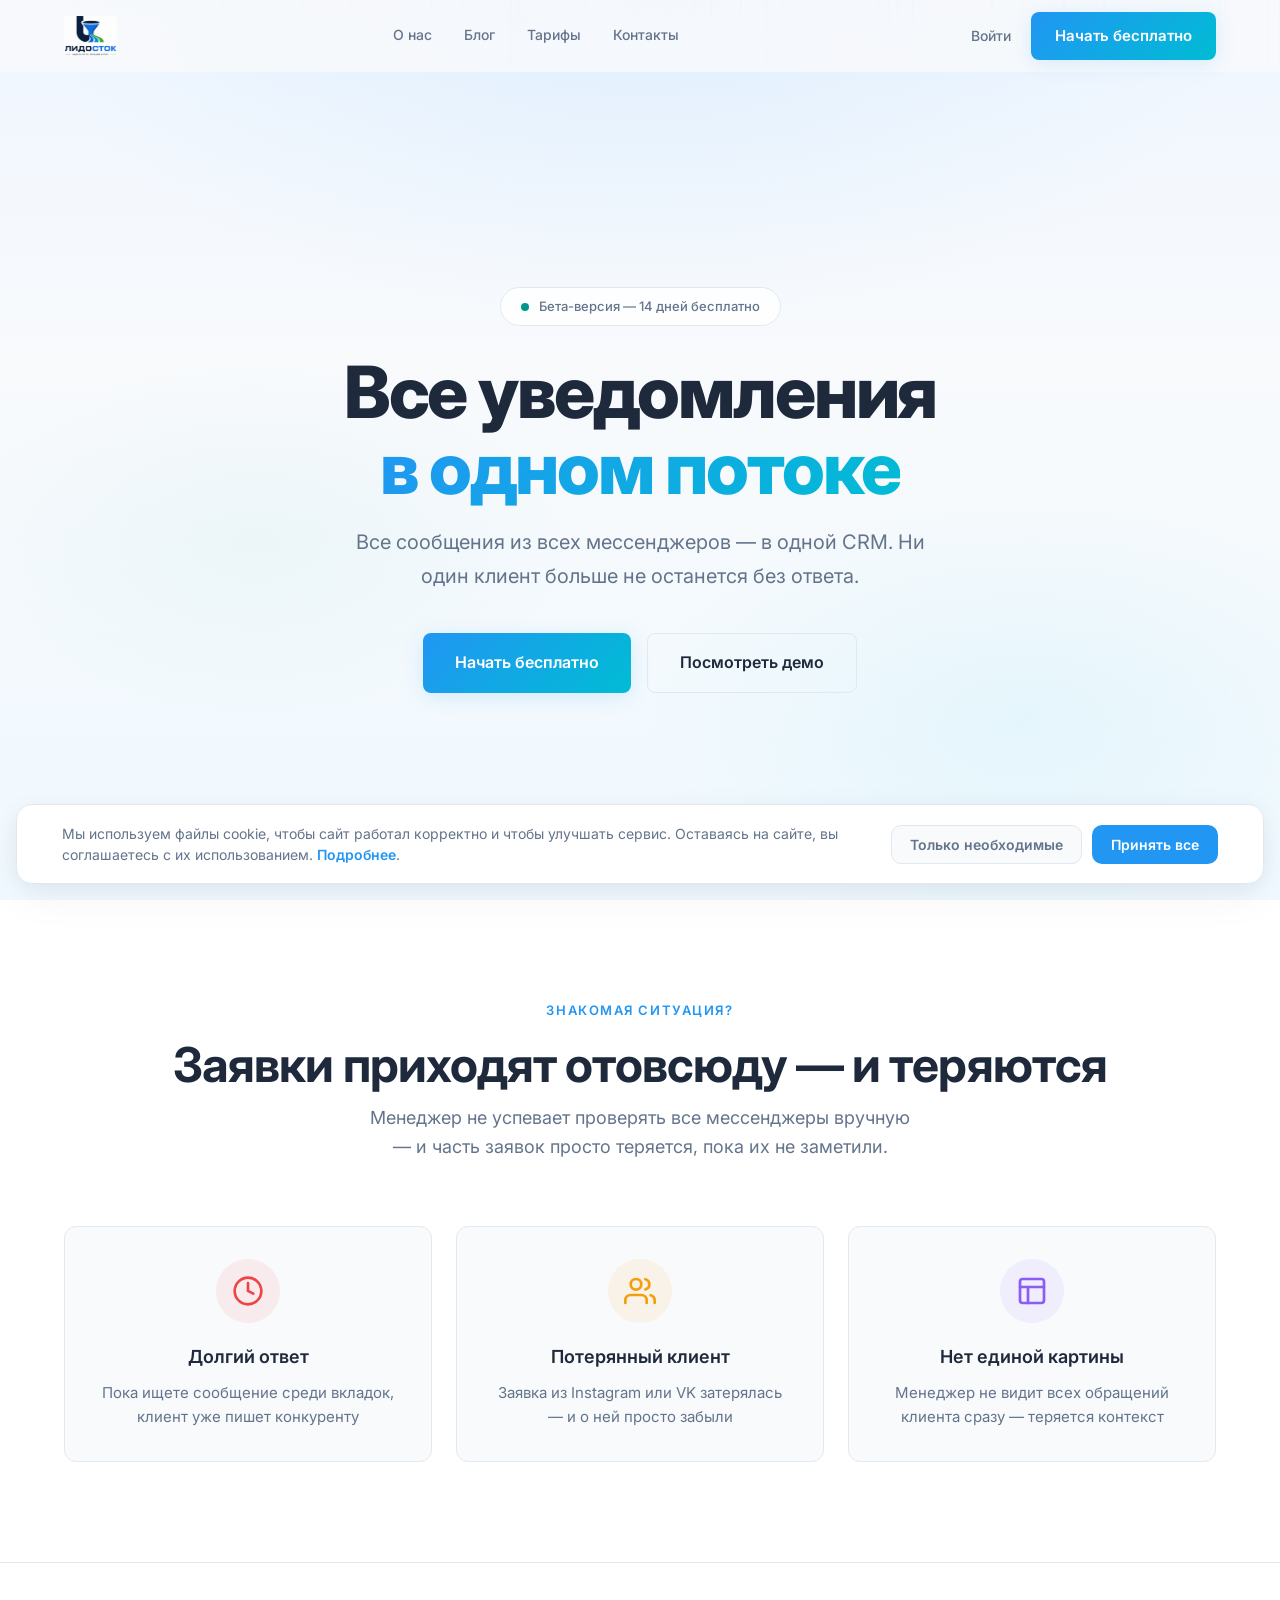
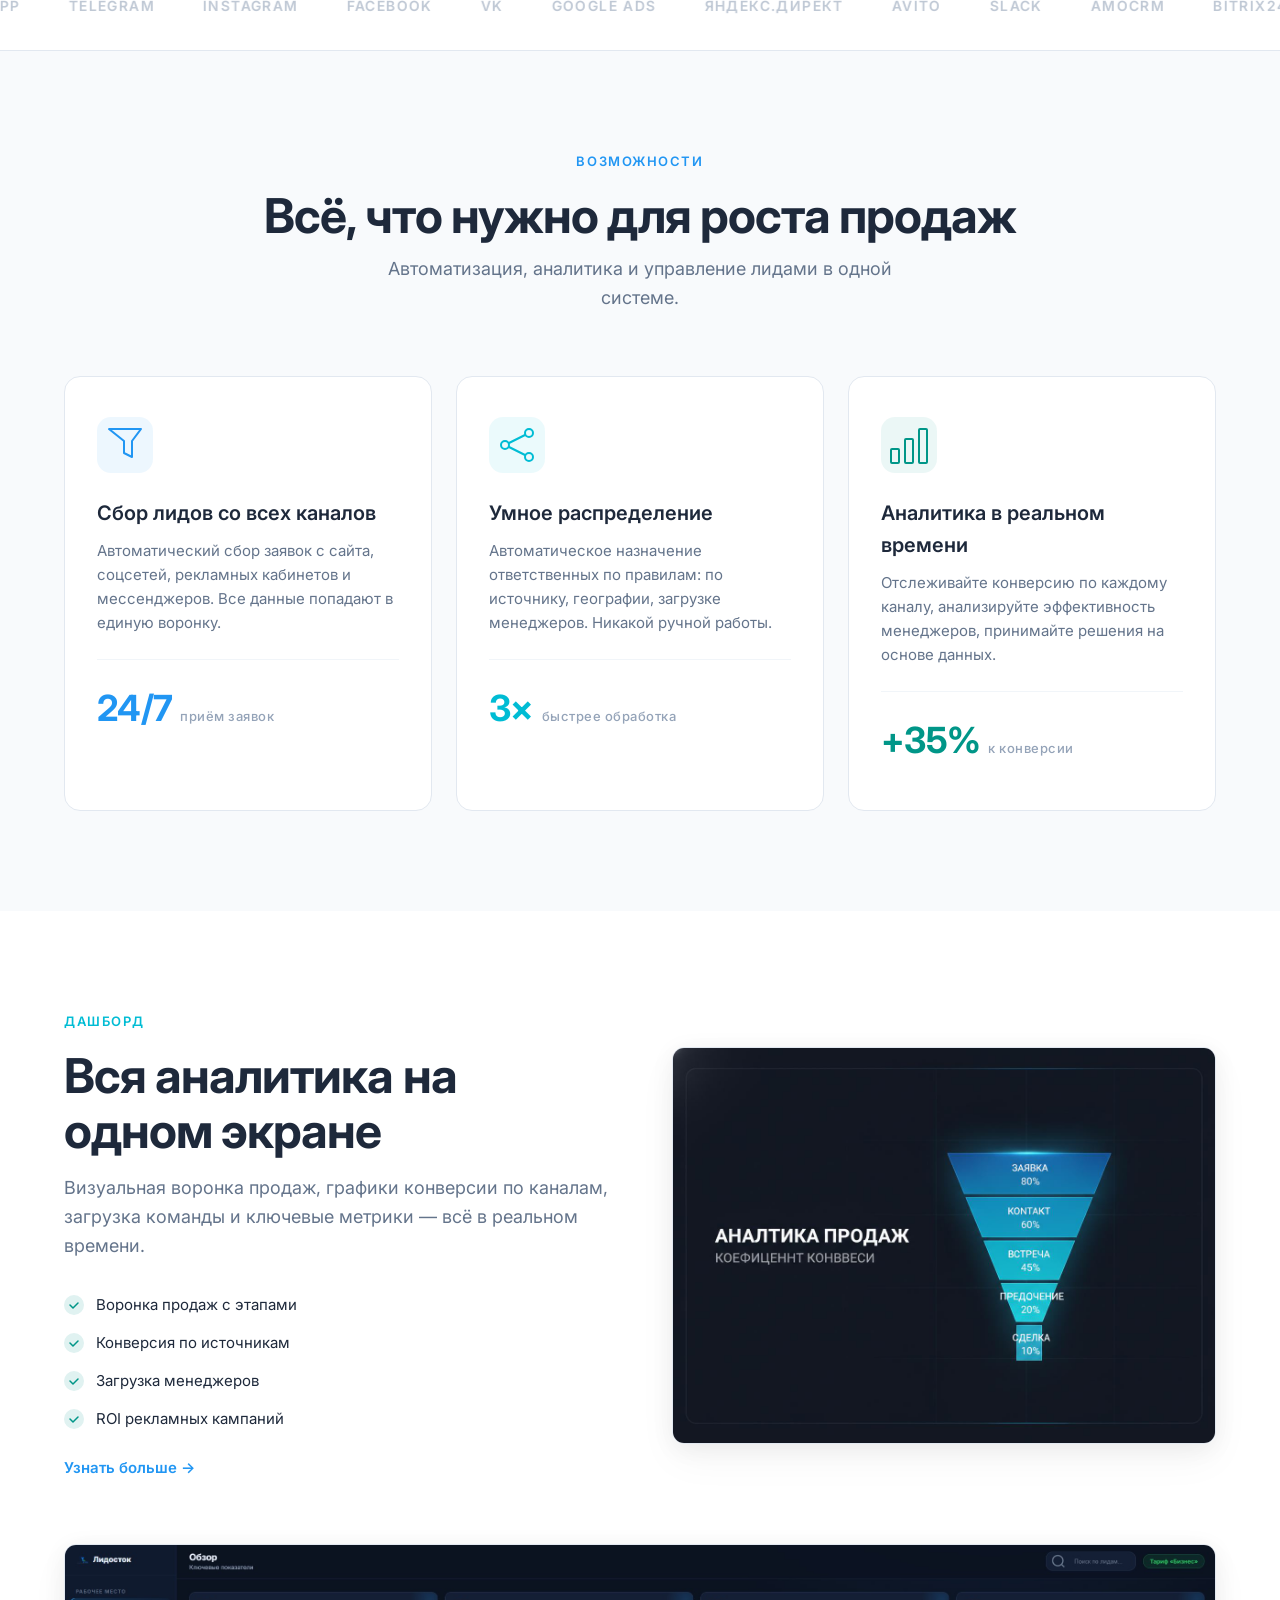
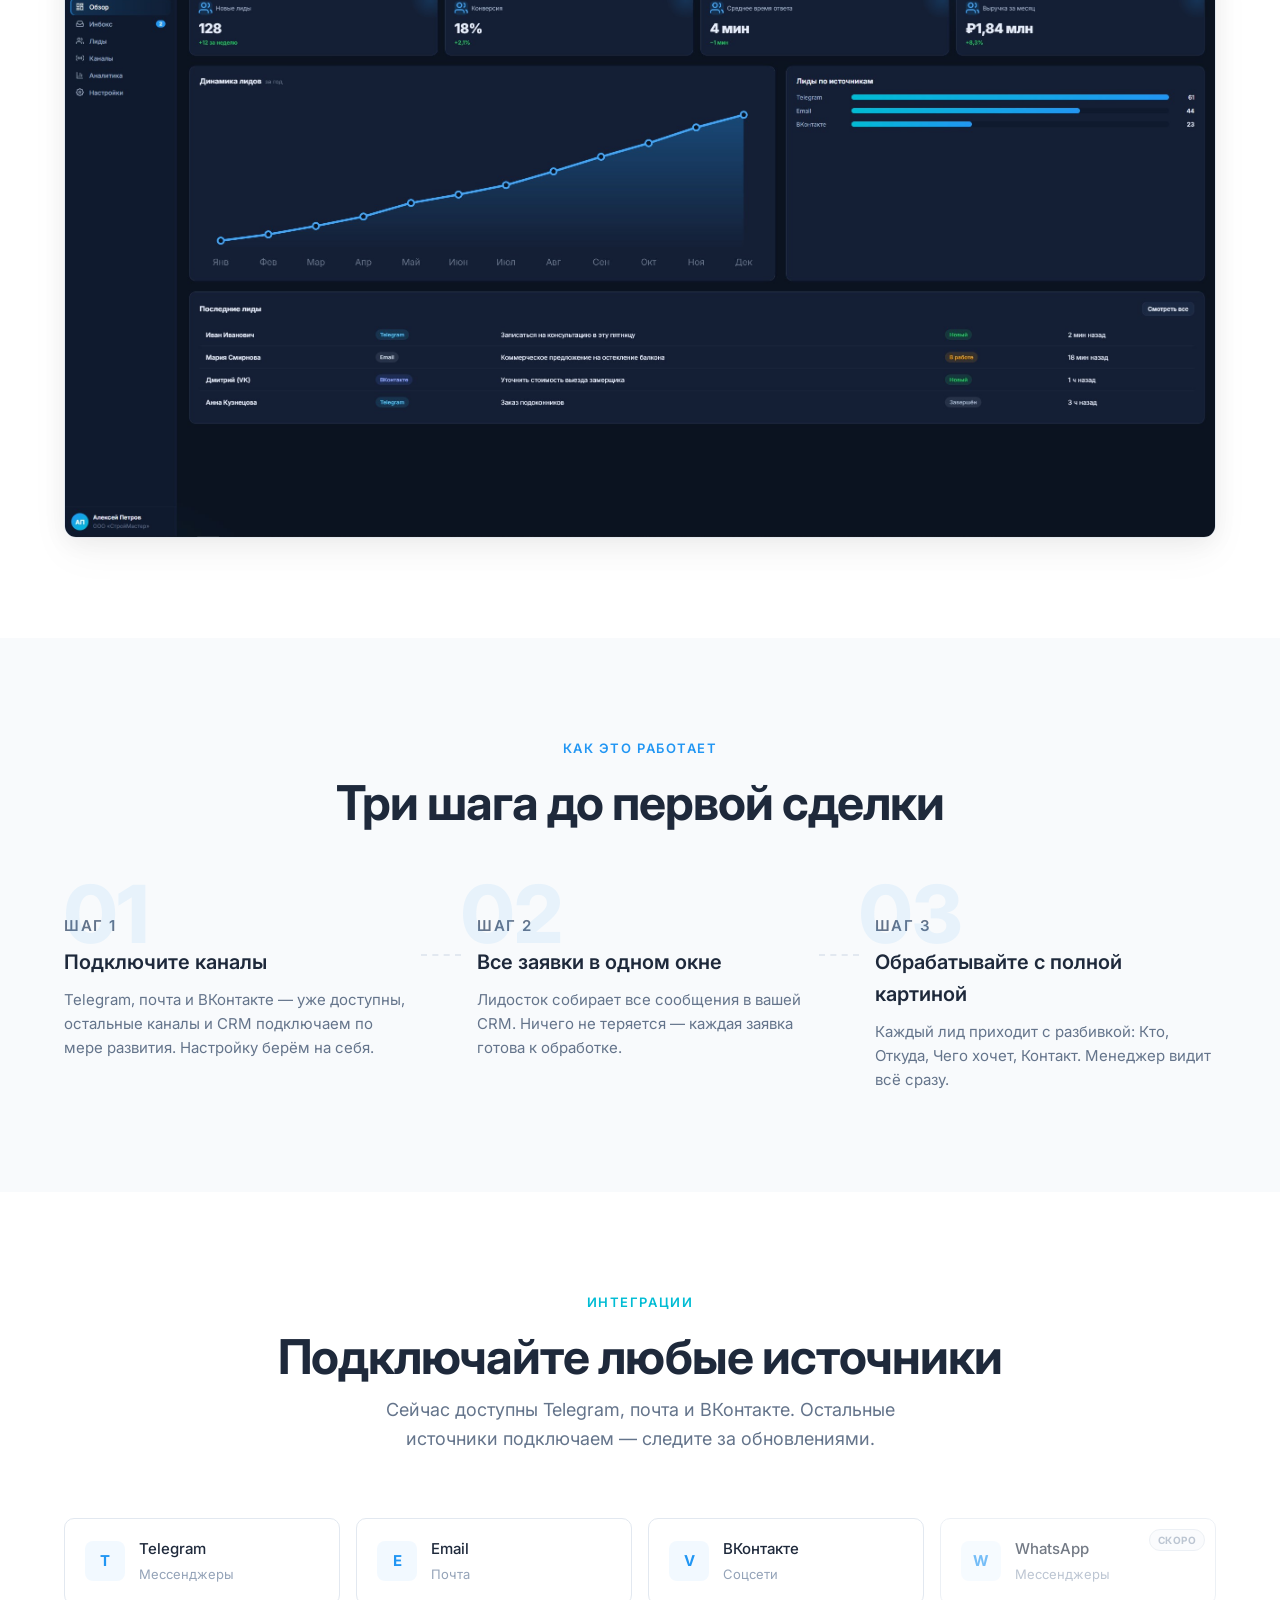
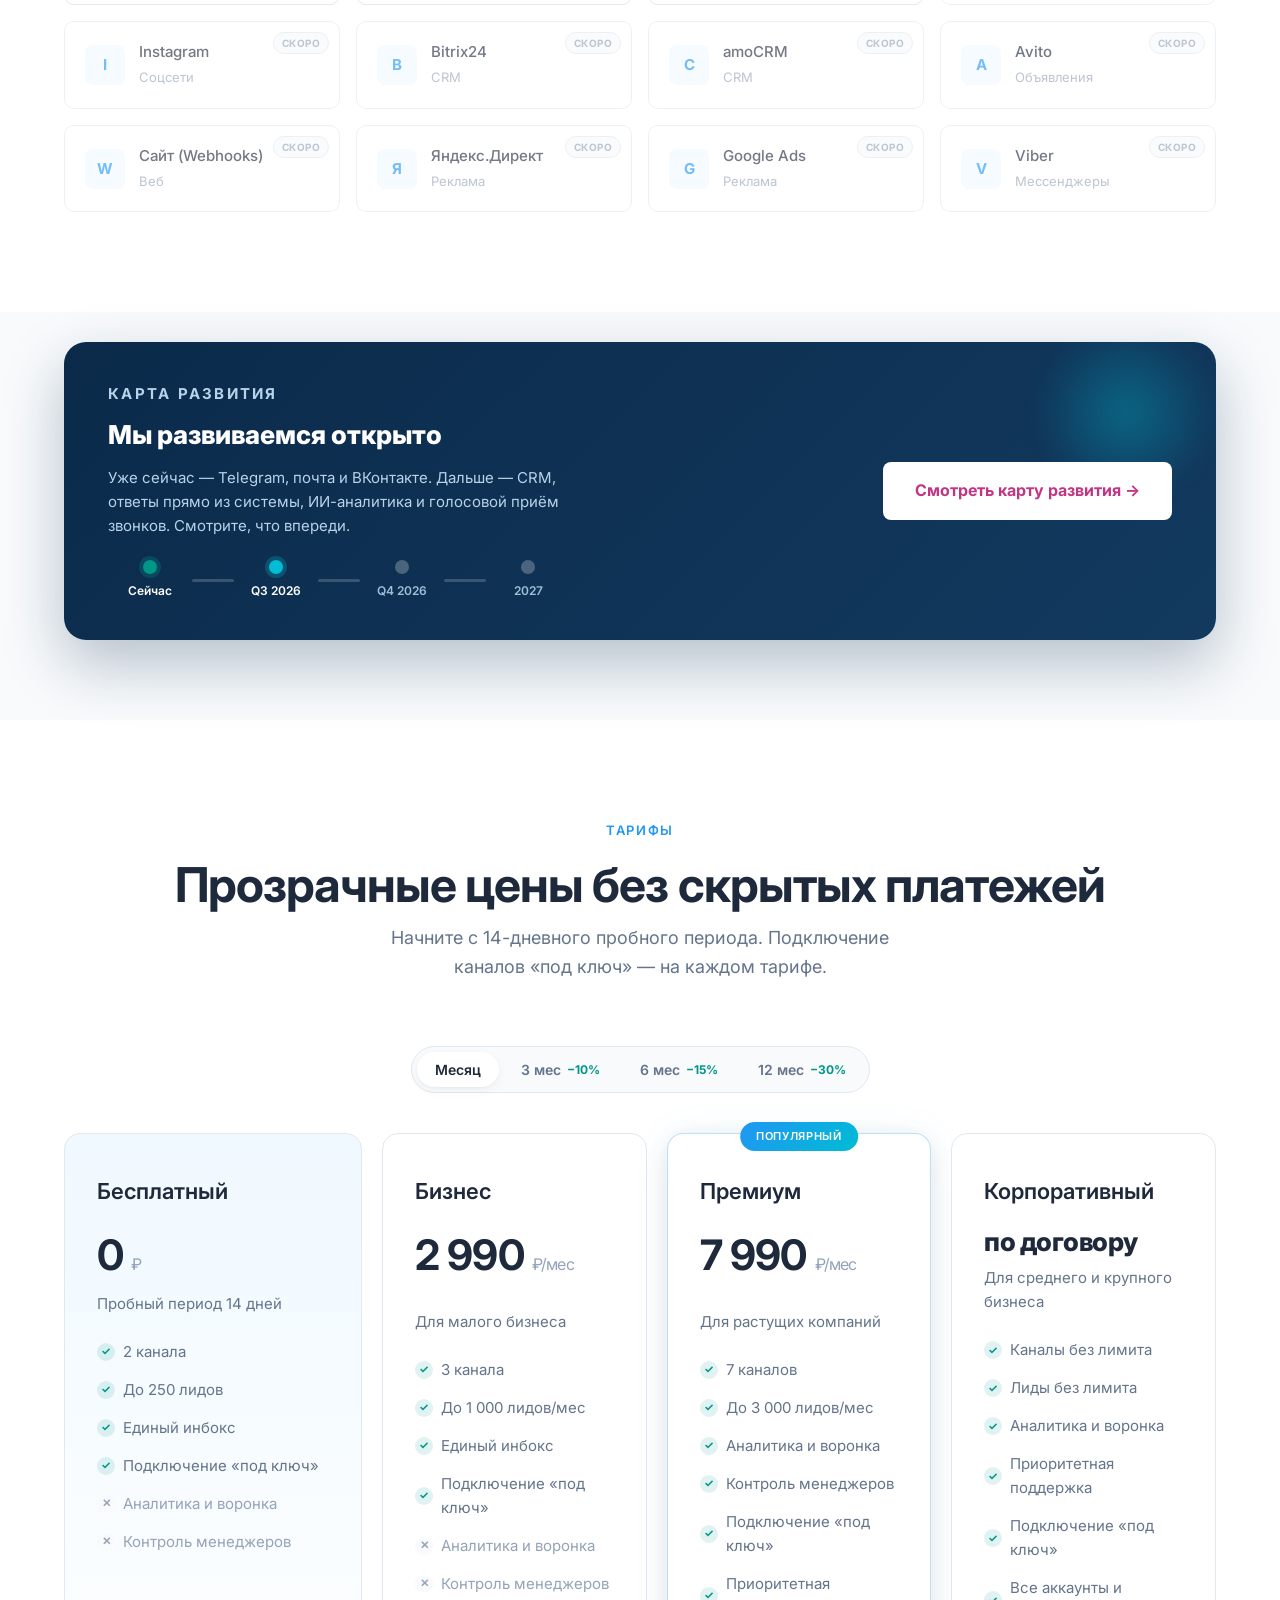
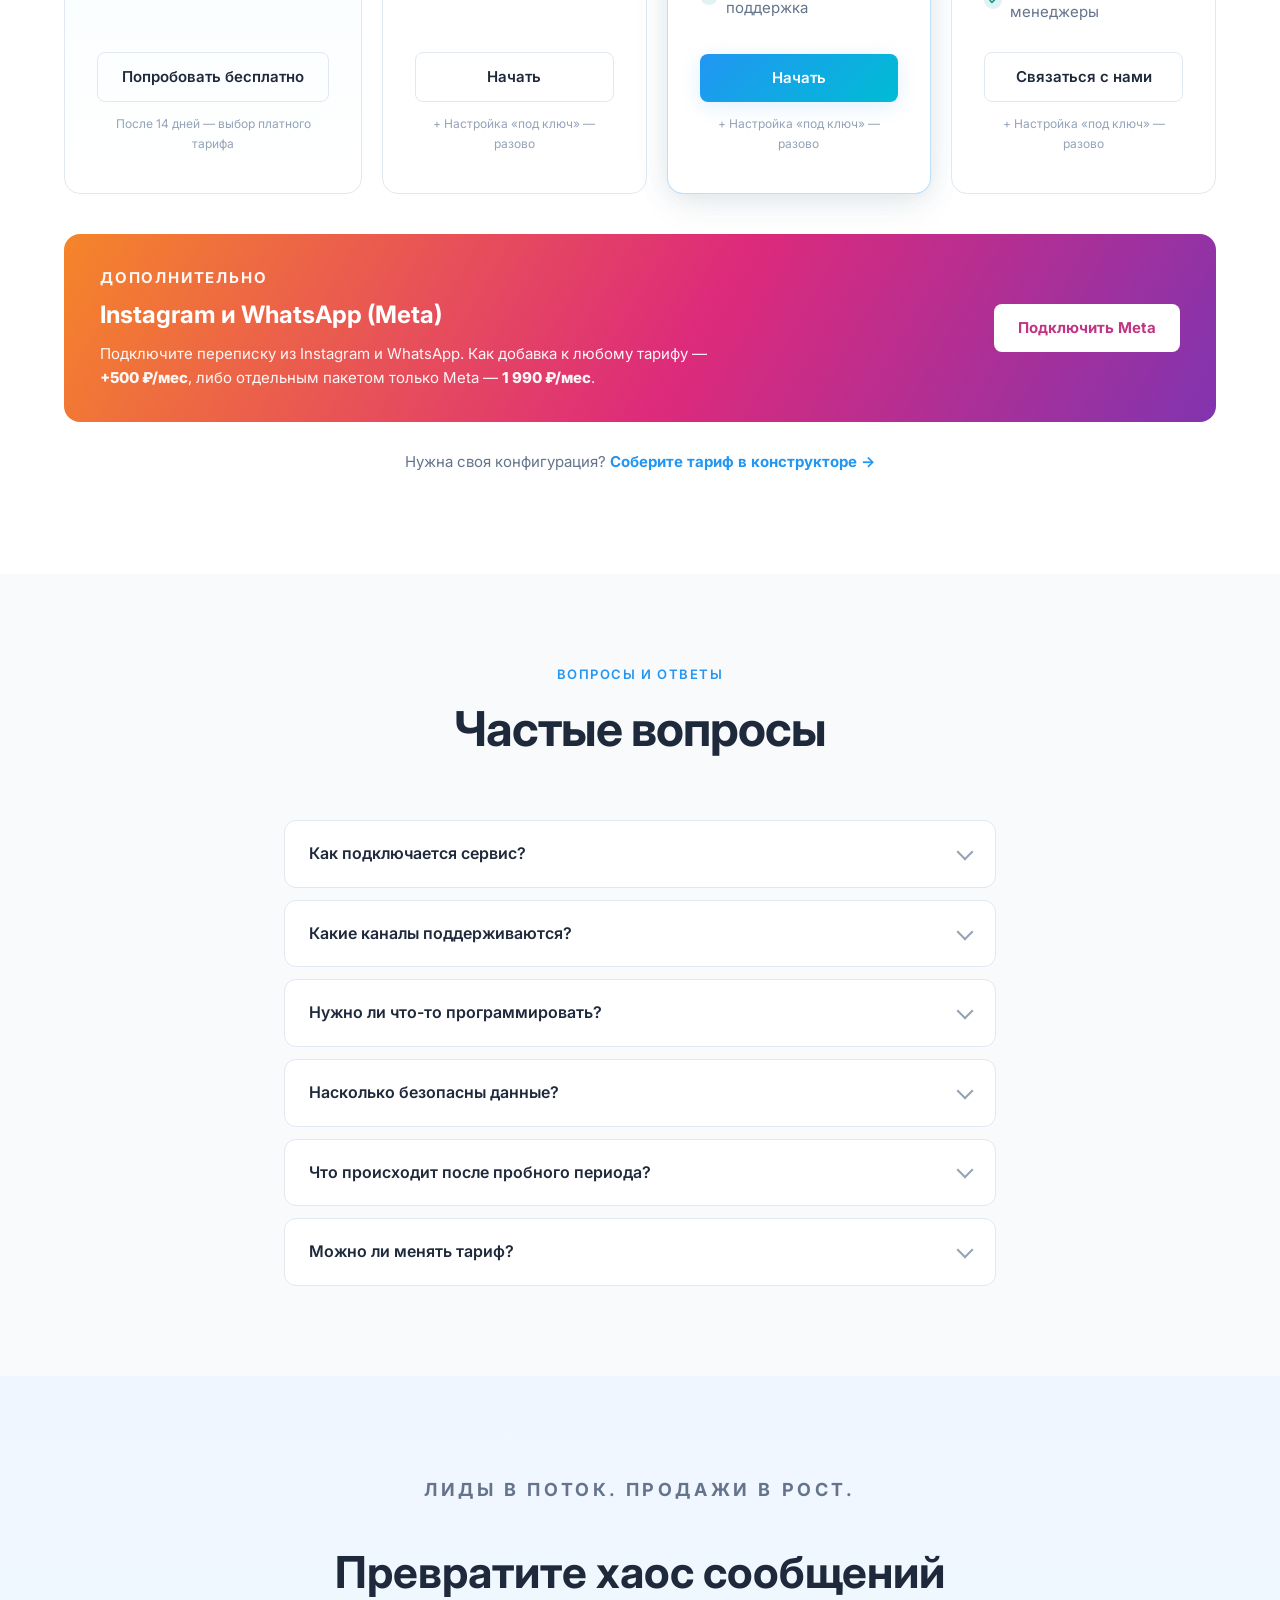
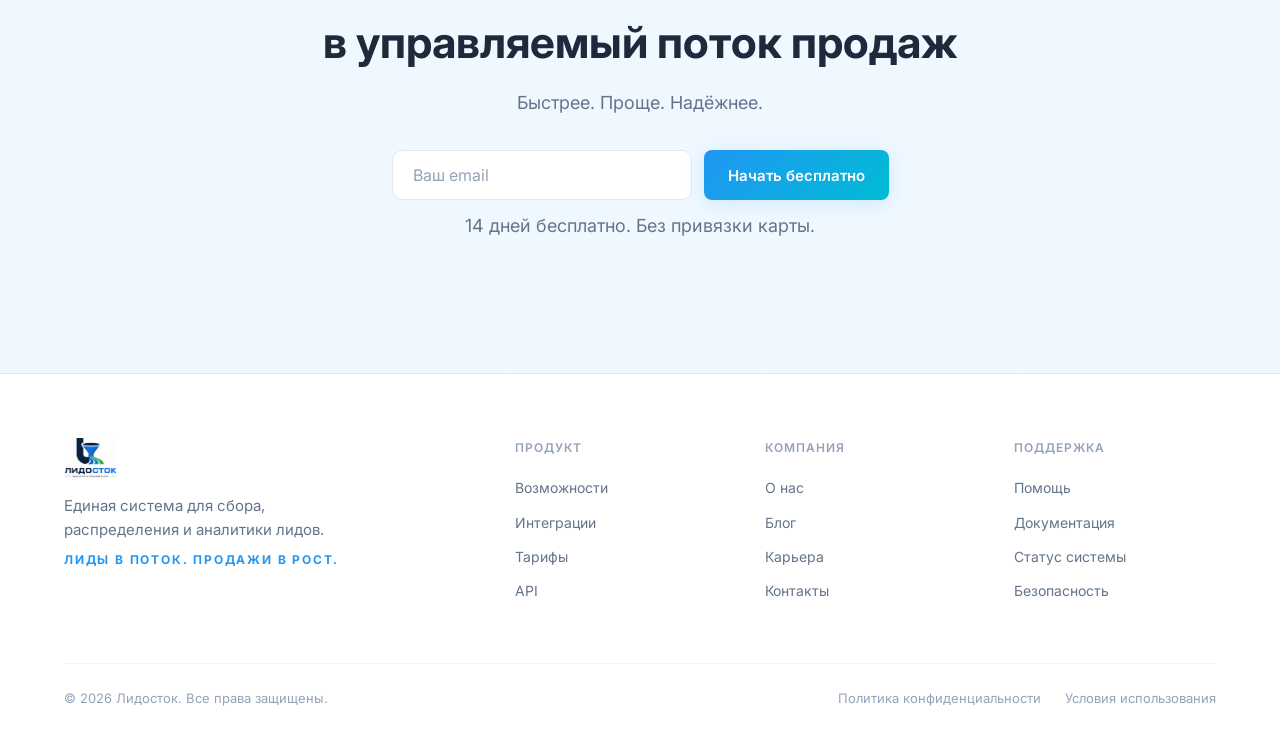
<file: index.html>
<!doctype html>
<html lang="ru">
  <head>
    <meta charset="UTF-8" />
    <meta name="viewport" content="width=device-width, initial-scale=1.0" />
    <title>Лидосток — Все уведомления в одном потоке</title>
    <link rel="icon" type="image/png" href="images/logo-dark.png" />
    <link rel="stylesheet" href="style.css" />
    <link
      href="https://fonts.googleapis.com/css2?family=Inter:wght@300;400;500;600;700;800&display=swap"
      rel="stylesheet"
    />
  </head>
  <body>
    <!-- ===== HEADER ===== -->
    <header class="header" id="header">
      <div class="container header-inner">
        <a href="index.html" class="logo">
          <img src="images/logo-light.png" alt="Лидосток" class="logo-img" />
        </a>
        <nav class="nav">
          <a href="about.html" class="nav-link">О нас</a>
        <a href="blog.html" class="nav-link">Блог</a>
        <a href="index.html#pricing" class="nav-link">Тарифы</a>
        <a href="contact.html" class="nav-link">Контакты</a>
        </nav>
        <div class="header-buttons">
          <a href="login.html" class="header-login">Войти</a>
          <a href="register.html" class="btn btn-primary">Начать бесплатно</a>
        </div>
        <button class="hamburger" id="hamburger" onclick="toggleMenu()">
          <span></span><span></span><span></span>
        </button>
      </div>
    </header>

    <!-- Mobile Menu -->
    <div class="mobile-menu" id="mobileMenu">
      <button class="mobile-close" onclick="toggleMenu()">&times;</button>
      <a href="about.html" class="mobile-link" onclick="toggleMenu()">О нас</a>
      <a href="blog.html" class="mobile-link" onclick="toggleMenu()">Блог</a>
      <a href="index.html#pricing" class="mobile-link" onclick="toggleMenu()">Тарифы</a>
      <a href="contact.html" class="mobile-link" onclick="toggleMenu()">Контакты</a>
      <a href="login.html" class="mobile-link" onclick="toggleMenu()">Войти</a>
      <a href="register.html" class="btn btn-primary" onclick="toggleMenu()"
        >Начать бесплатно</a
      >
    </div>

    <!-- ===== HERO ===== -->
    <section class="hero">
      <div class="hero-bg">
        <div class="hero-gradient"></div>
        <div class="hero-particles" id="heroParticles"></div>
      </div>
      <div class="container hero-content">
        <div class="badge">
          <span class="badge-dot"></span>
          <span>Бета-версия — 14 дней бесплатно</span>
        </div>
        <h1 class="hero-title">
          Все уведомления<br />
          <span class="text-gradient">в одном потоке</span>
        </h1>
        <p class="hero-subtitle">
          Все сообщения из всех мессенджеров — в одной CRM. Ни один клиент
          больше не останется без ответа.
        </p>
        <div class="hero-buttons">
          <a href="#pricing" class="btn btn-primary btn-lg">Начать бесплатно</a>
          <a href="#dashboard" class="btn btn-outline btn-lg"
            >Посмотреть демо</a
          >
        </div>
      </div>
      <div class="scroll-down">
        <svg
          width="24"
          height="24"
          viewBox="0 0 24 24"
          fill="none"
          stroke="currentColor"
          stroke-width="2"
        >
          <polyline points="6 9 12 15 18 9" />
        </svg>
      </div>
    </section>

    <!-- ===== PROBLEM ===== -->
    <section class="problem-section" id="problem">
      <div class="container">
        <div class="section-header text-center">
          <p class="eyebrow">ЗНАКОМАЯ СИТУАЦИЯ?</p>
          <h2 class="section-title">Заявки приходят отовсюду — и теряются</h2>
          <p class="section-subtitle">
            Менеджер не успевает проверять все мессенджеры вручную — и часть
            заявок просто теряется, пока их не заметили.
          </p>
        </div>
        <div class="problem-grid">
          <div class="problem-card">
            <div
              class="problem-icon"
              style="background: rgba(239, 68, 68, 0.08); color: #ef4444"
            >
              <svg
                width="32"
                height="32"
                viewBox="0 0 24 24"
                fill="none"
                stroke="currentColor"
                stroke-width="2"
                stroke-linecap="round"
              >
                <circle cx="12" cy="12" r="10" />
                <polyline points="12 6 12 12 16 14" />
              </svg>
            </div>
            <h3>Долгий ответ</h3>
            <p>
              Пока ищете сообщение среди вкладок, клиент уже пишет конкуренту
            </p>
          </div>
          <div class="problem-card">
            <div
              class="problem-icon"
              style="background: rgba(245, 158, 11, 0.08); color: #f59e0b"
            >
              <svg
                width="32"
                height="32"
                viewBox="0 0 24 24"
                fill="none"
                stroke="currentColor"
                stroke-width="2"
                stroke-linecap="round"
              >
                <path d="M17 21v-2a4 4 0 0 0-4-4H5a4 4 0 0 0-4 4v2" />
                <circle cx="9" cy="7" r="4" />
                <path d="M23 21v-2a4 4 0 0 0-3-3.87" />
                <path d="M16 3.13a4 4 0 0 1 0 7.75" />
              </svg>
            </div>
            <h3>Потерянный клиент</h3>
            <p>Заявка из Instagram или VK затерялась — и о ней просто забыли</p>
          </div>
          <div class="problem-card">
            <div
              class="problem-icon"
              style="background: rgba(139, 92, 246, 0.08); color: #8b5cf6"
            >
              <svg
                width="32"
                height="32"
                viewBox="0 0 24 24"
                fill="none"
                stroke="currentColor"
                stroke-width="2"
                stroke-linecap="round"
              >
                <rect x="3" y="3" width="18" height="18" rx="2" ry="2" />
                <line x1="3" y1="9" x2="21" y2="9" />
                <line x1="9" y1="21" x2="9" y2="9" />
              </svg>
            </div>
            <h3>Нет единой картины</h3>
            <p>
              Менеджер не видит всех обращений клиента сразу — теряется контекст
            </p>
          </div>
        </div>
      </div>
    </section>

    <!-- ===== LOGO MARQUEE ===== -->
    <section class="marquee-section">
      <div class="marquee-track" id="marqueeTrack">
        <span>WHATSAPP</span><span>TELEGRAM</span><span>INSTAGRAM</span>
        <span>FACEBOOK</span><span>VK</span><span>GOOGLE ADS</span>
        <span>ЯНДЕКС.ДИРЕКТ</span><span>AVITO</span><span>SLACK</span>
        <span>AMOCRM</span><span>BITRIX24</span><span>TIKTOK</span>
        <span>WHATSAPP</span><span>TELEGRAM</span><span>INSTAGRAM</span>
        <span>FACEBOOK</span><span>VK</span><span>GOOGLE ADS</span>
        <span>ЯНДЕКС.ДИРЕКТ</span><span>AVITO</span><span>SLACK</span>
        <span>AMOCRM</span><span>BITRIX24</span><span>TIKTOK</span>
      </div>
    </section>

    <!-- ===== FEATURES ===== -->
    <section class="features" id="features">
      <div class="container">
        <div class="section-header text-center">
          <p class="eyebrow">ВОЗМОЖНОСТИ</p>
          <h2 class="section-title">Всё, что нужно для роста продаж</h2>
          <p class="section-subtitle">
            Автоматизация, аналитика и управление лидами в одной системе.
          </p>
        </div>
        <div class="features-grid">
          <div class="feature-card">
            <div class="feature-icon blue">
              <svg
                width="48"
                height="48"
                viewBox="0 0 48 48"
                fill="none"
                stroke="currentColor"
                stroke-width="2"
                stroke-linecap="round"
                stroke-linejoin="round"
              >
                <path d="M8 8h32l-9 12v16l-8-4V20L8 8z" />
              </svg>
            </div>
            <h3 class="feature-title">Сбор лидов со всех каналов</h3>
            <p class="feature-desc">
              Автоматический сбор заявок с сайта, соцсетей, рекламных кабинетов
              и мессенджеров. Все данные попадают в единую воронку.
            </p>
            <div class="feature-stat">
              <span class="stat-number blue-text">24/7</span>
              <span class="stat-label">приём заявок</span>
            </div>
          </div>
          <div class="feature-card">
            <div class="feature-icon cyan">
              <svg
                width="48"
                height="48"
                viewBox="0 0 48 48"
                fill="none"
                stroke="currentColor"
                stroke-width="2"
                stroke-linecap="round"
                stroke-linejoin="round"
              >
                <circle cx="12" cy="24" r="4" />
                <circle cx="36" cy="12" r="4" />
                <circle cx="36" cy="36" r="4" />
                <line x1="16" y1="22" x2="32" y2="14" />
                <line x1="16" y1="26" x2="32" y2="34" />
              </svg>
            </div>
            <h3 class="feature-title">Умное распределение</h3>
            <p class="feature-desc">
              Автоматическое назначение ответственных по правилам: по источнику,
              географии, загрузке менеджеров. Никакой ручной работы.
            </p>
            <div class="feature-stat">
              <span class="stat-number cyan-text">3×</span>
              <span class="stat-label">быстрее обработка</span>
            </div>
          </div>
          <div class="feature-card">
            <div class="feature-icon teal">
              <svg
                width="48"
                height="48"
                viewBox="0 0 48 48"
                fill="none"
                stroke="currentColor"
                stroke-width="2"
                stroke-linecap="round"
                stroke-linejoin="round"
              >
                <rect x="6" y="28" width="8" height="14" rx="1" />
                <rect x="20" y="18" width="8" height="24" rx="1" />
                <rect x="34" y="8" width="8" height="34" rx="1" />
              </svg>
            </div>
            <h3 class="feature-title">Аналитика в реальном времени</h3>
            <p class="feature-desc">
              Отслеживайте конверсию по каждому каналу, анализируйте
              эффективность менеджеров, принимайте решения на основе данных.
            </p>
            <div class="feature-stat">
              <span class="stat-number teal-text">+35%</span>
              <span class="stat-label">к конверсии</span>
            </div>
          </div>
        </div>
      </div>
    </section>

    <!-- ===== DASHBOARD ===== -->
    <section class="dashboard" id="dashboard">
      <div class="container">
        <div class="dashboard-grid">
          <div class="dashboard-text">
            <p class="eyebrow cyan">ДАШБОРД</p>
            <h2 class="section-title">Вся аналитика на одном экране</h2>
            <p class="section-subtitle">
              Визуальная воронка продаж, графики конверсии по каналам, загрузка
              команды и ключевые метрики — всё в реальном времени.
            </p>
            <ul class="checklist">
              <li>
                <svg width="20" height="20" viewBox="0 0 20 20">
                  <circle cx="10" cy="10" r="10" fill="#E0F2F1" />
                  <path
                    d="M6 10l3 3 5-5"
                    stroke="#009688"
                    stroke-width="1.5"
                    fill="none"
                    stroke-linecap="round"
                    stroke-linejoin="round"
                  />
                </svg>
                Воронка продаж с этапами
              </li>
              <li>
                <svg width="20" height="20" viewBox="0 0 20 20">
                  <circle cx="10" cy="10" r="10" fill="#E0F2F1" />
                  <path
                    d="M6 10l3 3 5-5"
                    stroke="#009688"
                    stroke-width="1.5"
                    fill="none"
                    stroke-linecap="round"
                    stroke-linejoin="round"
                  />
                </svg>
                Конверсия по источникам
              </li>
              <li>
                <svg width="20" height="20" viewBox="0 0 20 20">
                  <circle cx="10" cy="10" r="10" fill="#E0F2F1" />
                  <path
                    d="M6 10l3 3 5-5"
                    stroke="#009688"
                    stroke-width="1.5"
                    fill="none"
                    stroke-linecap="round"
                    stroke-linejoin="round"
                  />
                </svg>
                Загрузка менеджеров
              </li>
              <li>
                <svg width="20" height="20" viewBox="0 0 20 20">
                  <circle cx="10" cy="10" r="10" fill="#E0F2F1" />
                  <path
                    d="M6 10l3 3 5-5"
                    stroke="#009688"
                    stroke-width="1.5"
                    fill="none"
                    stroke-linecap="round"
                    stroke-linejoin="round"
                  />
                </svg>
                ROI рекламных кампаний
              </li>
            </ul>
            <a href="#pricing" class="link-arrow">Узнать больше →</a>
          </div>
          <div class="dashboard-img-wrapper">
            <img
              src="images/dashboard-card.jpg"
              alt="Аналитика воронки продаж"
              class="dashboard-img dashboard-float"
            />
          </div>
        </div>
        <div class="dashboard-full">
          <img
            src="images/dashboard-overview.jpg"
            alt="Полный дашборд Лидосток"
            class="dashboard-img"
          />
        </div>
      </div>
    </section>

    <!-- ===== HOW IT WORKS ===== -->
    <section class="how-it-works" id="howitworks">
      <div class="container">
        <div class="section-header text-center">
          <p class="eyebrow">КАК ЭТО РАБОТАЕТ</p>
          <h2 class="section-title">Три шага до первой сделки</h2>
        </div>
        <div class="steps-grid">
          <div class="step-card">
            <div class="step-number">01</div>
            <p class="step-label">ШАГ 1</p>
            <h3>Подключите каналы</h3>
            <p>
              Telegram, почта и ВКонтакте — уже доступны, остальные каналы
              и CRM подключаем по мере развития. Настройку берём на себя.
            </p>
          </div>
          <div class="step-connector"></div>
          <div class="step-card">
            <div class="step-number">02</div>
            <p class="step-label">ШАГ 2</p>
            <h3>Все заявки в одном окне</h3>
            <p>
              Лидосток собирает все сообщения в вашей CRM. Ничего не теряется —
              каждая заявка готова к обработке.
            </p>
          </div>
          <div class="step-connector"></div>
          <div class="step-card">
            <div class="step-number">03</div>
            <p class="step-label">ШАГ 3</p>
            <h3>Обрабатывайте с полной картиной</h3>
            <p>
              Каждый лид приходит с разбивкой: Кто, Откуда, Чего хочет, Контакт.
              Менеджер видит всё сразу.
            </p>
          </div>
        </div>
      </div>
    </section>

    <!-- ===== INTEGRATIONS ===== -->
    <section class="integrations" id="integrations">
      <div class="container">
        <div class="section-header text-center">
          <p class="eyebrow cyan">ИНТЕГРАЦИИ</p>
          <h2 class="section-title">Подключайте любые источники</h2>
          <p class="section-subtitle">
            Сейчас доступны Telegram, почта и ВКонтакте. Остальные источники подключаем — следите за обновлениями.
          </p>
        </div>
        <div class="integrations-grid">
          <div class="integration-card">
            <div class="int-icon">T</div>
            <div><strong>Telegram</strong><small>Мессенджеры</small></div>
            
          </div>
          <div class="integration-card">
            <div class="int-icon">E</div>
            <div><strong>Email</strong><small>Почта</small></div>
            
          </div>
          <div class="integration-card">
            <div class="int-icon">V</div>
            <div><strong>ВКонтакте</strong><small>Соцсети</small></div>
            
          </div>
          <div class="integration-card soon">
            <div class="int-icon">W</div>
            <div><strong>WhatsApp</strong><small>Мессенджеры</small></div>
            <span class="int-soon">Скоро</span>
          </div>
          <div class="integration-card soon">
            <div class="int-icon">I</div>
            <div><strong>Instagram</strong><small>Соцсети</small></div>
            <span class="int-soon">Скоро</span>
          </div>
          <div class="integration-card soon">
            <div class="int-icon">B</div>
            <div><strong>Bitrix24</strong><small>CRM</small></div>
            <span class="int-soon">Скоро</span>
          </div>
          <div class="integration-card soon">
            <div class="int-icon">C</div>
            <div><strong>amoCRM</strong><small>CRM</small></div>
            <span class="int-soon">Скоро</span>
          </div>
          <div class="integration-card soon">
            <div class="int-icon">A</div>
            <div><strong>Avito</strong><small>Объявления</small></div>
            <span class="int-soon">Скоро</span>
          </div>
          <div class="integration-card soon">
            <div class="int-icon">W</div>
            <div><strong>Сайт (Webhooks)</strong><small>Веб</small></div>
            <span class="int-soon">Скоро</span>
          </div>
          <div class="integration-card soon">
            <div class="int-icon">Я</div>
            <div><strong>Яндекс.Директ</strong><small>Реклама</small></div>
            <span class="int-soon">Скоро</span>
          </div>
          <div class="integration-card soon">
            <div class="int-icon">G</div>
            <div><strong>Google Ads</strong><small>Реклама</small></div>
            <span class="int-soon">Скоро</span>
          </div>
          <div class="integration-card soon">
            <div class="int-icon">V</div>
            <div><strong>Viber</strong><small>Мессенджеры</small></div>
            <span class="int-soon">Скоро</span>
          </div>
        </div>
      </div>
    </section>

    <!-- ===== ROADMAP TEASER ===== -->
    <section class="rm-teaser">
      <div class="container">
        <div class="rm-teaser-card">
          <div class="rm-teaser-inner">
            <div>
              <p class="rm-teaser-eyebrow">КАРТА РАЗВИТИЯ</p>
              <h2>Мы развиваемся открыто</h2>
              <p>Уже сейчас — Telegram, почта и ВКонтакте. Дальше — CRM, ответы прямо из системы, ИИ-аналитика и голосовой приём звонков. Смотрите, что впереди.</p>
              <div class="rm-mini">
                <div class="rm-mini-step"><div class="rm-mini-dot done"><i></i><span>Сейчас</span></div></div>
                <div class="rm-mini-line"></div>
                <div class="rm-mini-step"><div class="rm-mini-dot doing"><i></i><span>Q3 2026</span></div></div>
                <div class="rm-mini-line"></div>
                <div class="rm-mini-step"><div class="rm-mini-dot"><i></i><span>Q4 2026</span></div></div>
                <div class="rm-mini-line"></div>
                <div class="rm-mini-step"><div class="rm-mini-dot"><i></i><span>2027</span></div></div>
              </div>
            </div>
            <a href="roadmap.html" class="btn btn-light btn-lg rm-teaser-btn">Смотреть карту развития →</a>
          </div>
        </div>
      </div>
    </section>

    <!-- ===== PRICING ===== -->
    <section class="pricing" id="pricing">
      <div class="container">
        <div class="section-header text-center">
          <p class="eyebrow">ТАРИФЫ</p>
          <h2 class="section-title">Прозрачные цены без скрытых платежей</h2>
          <p class="section-subtitle">Начните с 14-дневного пробного периода. Подключение каналов «под ключ» — на каждом тарифе.</p>
        </div>

        <div class="billing-switch" id="billingSwitch">
          <button class="billing-opt active" data-months="1">Месяц</button>
          <button class="billing-opt" data-months="3">3 мес <span>−10%</span></button>
          <button class="billing-opt" data-months="6">6 мес <span>−15%</span></button>
          <button class="billing-opt" data-months="12">12 мес <span>−30%</span></button>
        </div>

        <div class="pricing-grid pricing-grid-4">
          <div class="pricing-card pricing-free">
            <h3>Бесплатный</h3>
            <div class="pricing-price">0 <span>₽</span></div>
            <p class="pricing-desc">Пробный период 14 дней</p>
            <ul class="pricing-features">
              <li class="pf-yes">2 канала</li>
              <li class="pf-yes">До 250 лидов</li>
              <li class="pf-yes">Единый инбокс</li>
              <li class="pf-yes">Подключение «под ключ»</li>
              <li class="pf-no">Аналитика и воронка</li>
              <li class="pf-no">Контроль менеджеров</li>
            </ul>
            <a href="register.html?plan=free" class="btn btn-outline btn-full">Попробовать бесплатно</a>
            <p class="pricing-note">После 14 дней — выбор платного тарифа</p>
          </div>

          <div class="pricing-card">
            <h3>Бизнес</h3>
            <div class="pricing-price"><span class="price-num" data-month="2990">2 990</span> <span>₽/мес</span></div>
            <div class="pricing-sub" data-sub></div>
            <p class="pricing-desc">Для малого бизнеса</p>
            <ul class="pricing-features">
              <li class="pf-yes">3 канала</li>
              <li class="pf-yes">До 1 000 лидов/мес</li>
              <li class="pf-yes">Единый инбокс</li>
              <li class="pf-yes">Подключение «под ключ»</li>
              <li class="pf-no">Аналитика и воронка</li>
              <li class="pf-no">Контроль менеджеров</li>
            </ul>
            <a href="register.html?plan=business" class="btn btn-outline btn-full">Начать</a>
            <p class="pricing-note">+ Настройка «под ключ» — разово</p>
          </div>

          <div class="pricing-card pricing-featured">
            <div class="pricing-badge">ПОПУЛЯРНЫЙ</div>
            <h3>Премиум</h3>
            <div class="pricing-price"><span class="price-num" data-month="7990">7 990</span> <span>₽/мес</span></div>
            <div class="pricing-sub" data-sub></div>
            <p class="pricing-desc">Для растущих компаний</p>
            <ul class="pricing-features">
              <li class="pf-yes">7 каналов</li>
              <li class="pf-yes">До 3 000 лидов/мес</li>
              <li class="pf-yes">Аналитика и воронка</li>
              <li class="pf-yes">Контроль менеджеров</li>
              <li class="pf-yes">Подключение «под ключ»</li>
              <li class="pf-yes">Приоритетная поддержка</li>
            </ul>
            <a href="register.html?plan=premium" class="btn btn-primary btn-full">Начать</a>
            <p class="pricing-note">+ Настройка «под ключ» — разово</p>
          </div>

          <div class="pricing-card">
            <h3>Корпоративный</h3>
            <div class="pricing-price price-custom">по договору</div>
            <p class="pricing-desc">Для среднего и крупного бизнеса</p>
            <ul class="pricing-features">
              <li class="pf-yes">Каналы без лимита</li>
              <li class="pf-yes">Лиды без лимита</li>
              <li class="pf-yes">Аналитика и воронка</li>
              <li class="pf-yes">Приоритетная поддержка</li>
              <li class="pf-yes">Подключение «под ключ»</li>
              <li class="pf-yes">Все аккаунты и менеджеры</li>
            </ul>
            <a href="contact.html" class="btn btn-outline btn-full">Связаться с нами</a>
            <p class="pricing-note">+ Настройка «под ключ» — разово</p>
          </div>
        </div>

        <div class="meta-addon">
          <div class="meta-addon-inner">
            <div class="meta-addon-text">
              <p class="meta-addon-eyebrow">ДОПОЛНИТЕЛЬНО</p>
              <h3>Instagram и WhatsApp (Meta)</h3>
              <p>Подключите переписку из Instagram и WhatsApp. Как добавка к любому тарифу — <strong>+500 ₽/мес</strong>, либо отдельным пакетом только Meta — <strong>1 990 ₽/мес</strong>.</p>
            </div>
            <a href="contact.html" class="btn btn-light">Подключить Meta</a>
          </div>
        </div>

        <p class="pricing-constructor-link">Нужна своя конфигурация? <a href="calculator.html">Соберите тариф в конструкторе →</a></p>
      </div>
    </section>

    <!-- ===== FAQ ===== -->
    <section class="faq" id="faq">
      <div class="container faq-container">
        <div class="section-header text-center">
          <p class="eyebrow">ВОПРОСЫ И ОТВЕТЫ</p>
          <h2 class="section-title">Частые вопросы</h2>
        </div>
        <div class="faq-list">
          <details class="faq-item">
            <summary>Как подключается сервис?</summary>
            <div class="faq-answer">Подключение «под ключ» на всех тарифах, включая пробный. Вы даёте доступ к каналам — настройку берём на себя. Ничего программировать не нужно.</div>
          </details>
          <details class="faq-item">
            <summary>Какие каналы поддерживаются?</summary>
            <div class="faq-answer">Telegram, электронная почта и ВКонтакте. Instagram и WhatsApp подключаются как отдельная опция Meta.</div>
          </details>
          <details class="faq-item">
            <summary>Нужно ли что-то программировать?</summary>
            <div class="faq-answer">Нет. Лидосток работает «из коробки»: сообщения из каналов сами попадают в общий инбокс и превращаются в карточки лидов.</div>
          </details>
          <details class="faq-item">
            <summary>Насколько безопасны данные?</summary>
            <div class="faq-answer">Мы работаем в рамках 152-ФЗ «О персональных данных». Токены и доступы к каналам хранятся в зашифрованном виде.</div>
          </details>
          <details class="faq-item">
            <summary>Что происходит после пробного периода?</summary>
            <div class="faq-answer">Бесплатный период длится 14 дней. После него для продолжения работы нужно выбрать платный тариф, иначе доступ к сервису приостанавливается.</div>
          </details>
          <details class="faq-item">
            <summary>Можно ли менять тариф?</summary>
            <div class="faq-answer">Да, тариф можно повысить или понизить в любой момент из личного кабинета. Скидка действует при оплате за 3, 6 или 12 месяцев.</div>
          </details>
        </div>
      </div>
    </section>

    <!-- ===== CLOSING CTA ===== -->
    <section class="closing-cta" id="cta">
      <div class="container">
        <div class="cta-box">
          <p class="cta-slogan">ЛИДЫ В ПОТОК. ПРОДАЖИ В РОСТ.</p>
          <h2>Превратите хаос сообщений в управляемый поток продаж</h2>
          <p>Быстрее. Проще. Надёжнее.</p>
          <form class="cta-form" onsubmit="handleSubmit(event)">
            <input
              type="email"
              id="emailInput"
              placeholder="Ваш email"
              required
            />
            <button type="submit" class="btn btn-primary" id="submitBtn">
              Начать бесплатно
            </button>
          </form>
          <p class="cta-note">14 дней бесплатно. Без привязки карты.</p>
          <div class="cta-success" id="ctaSuccess">
            <p>
              <strong>Спасибо!</strong> Мы отправили вам письмо с дальнейшими
              инструкциями.
            </p>
          </div>
        </div>
      </div>
    </section>

    <!-- ===== FOOTER ===== -->
    <footer class="footer">
      <div class="container">
        <div class="footer-grid">
          <div class="footer-brand">
            <div class="logo">
              <img
                src="images/logo-light.png"
                alt="Лидосток"
                class="logo-img"
              />
            </div>
            <p>Единая система для сбора, распределения и аналитики лидов.</p>
            <p
              style="
                margin-top: 8px;
                font-size: 12px;
                font-weight: 700;
                letter-spacing: 0.15em;
                color: var(--blue);
              "
            >
              ЛИДЫ В ПОТОК. ПРОДАЖИ В РОСТ.
            </p>
          </div>
          <div class="footer-col">
            <h4>ПРОДУКТ</h4>
            <a href="#features">Возможности</a>
            <a href="#integrations">Интеграции</a>
            <a href="#pricing">Тарифы</a>
            <a href="soon.html?page=api">API</a>
          </div>
          <div class="footer-col">
            <h4>КОМПАНИЯ</h4>
            <a href="about.html">О нас</a>
            <a href="blog.html">Блог</a>
            <a href="soon.html?page=careers">Карьера</a>
            <a href="contact.html">Контакты</a>
          </div>
          <div class="footer-col">
            <h4>ПОДДЕРЖКА</h4>
            <a href="soon.html?page=help">Помощь</a>
            <a href="soon.html?page=docs">Документация</a>
            <a href="soon.html?page=status">Статус системы</a>
            <a href="soon.html?page=security">Безопасность</a>
          </div>
        </div>
        <div class="footer-bottom">
          <p>&copy; 2026 Лидосток. Все права защищены.</p>
          <div>
            <a href="privacy.html">Политика конфиденциальности</a>
            <a href="terms.html">Условия использования</a>
          </div>
        </div>
      </div>
    </footer>

    <script src="script.js"></script>
  <script src="cookie.js"></script>
  </body>
</html>
</file>
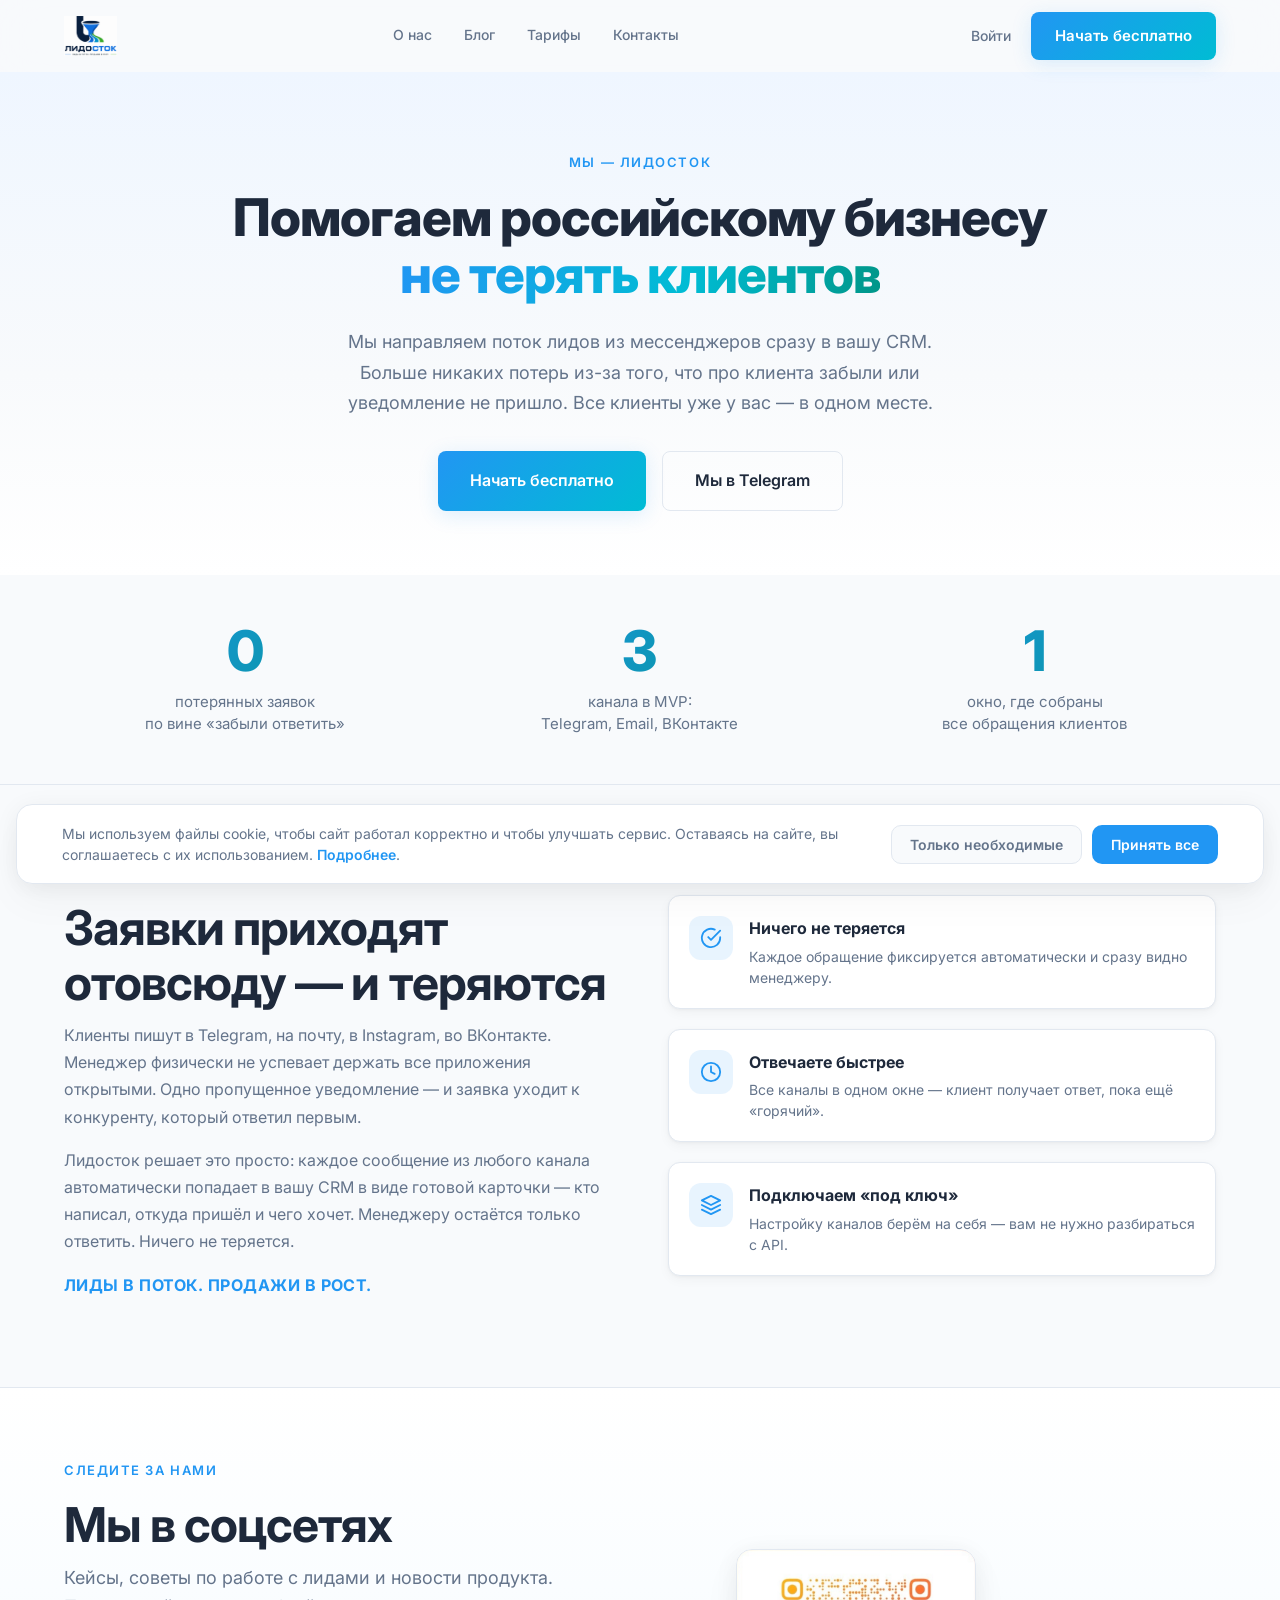
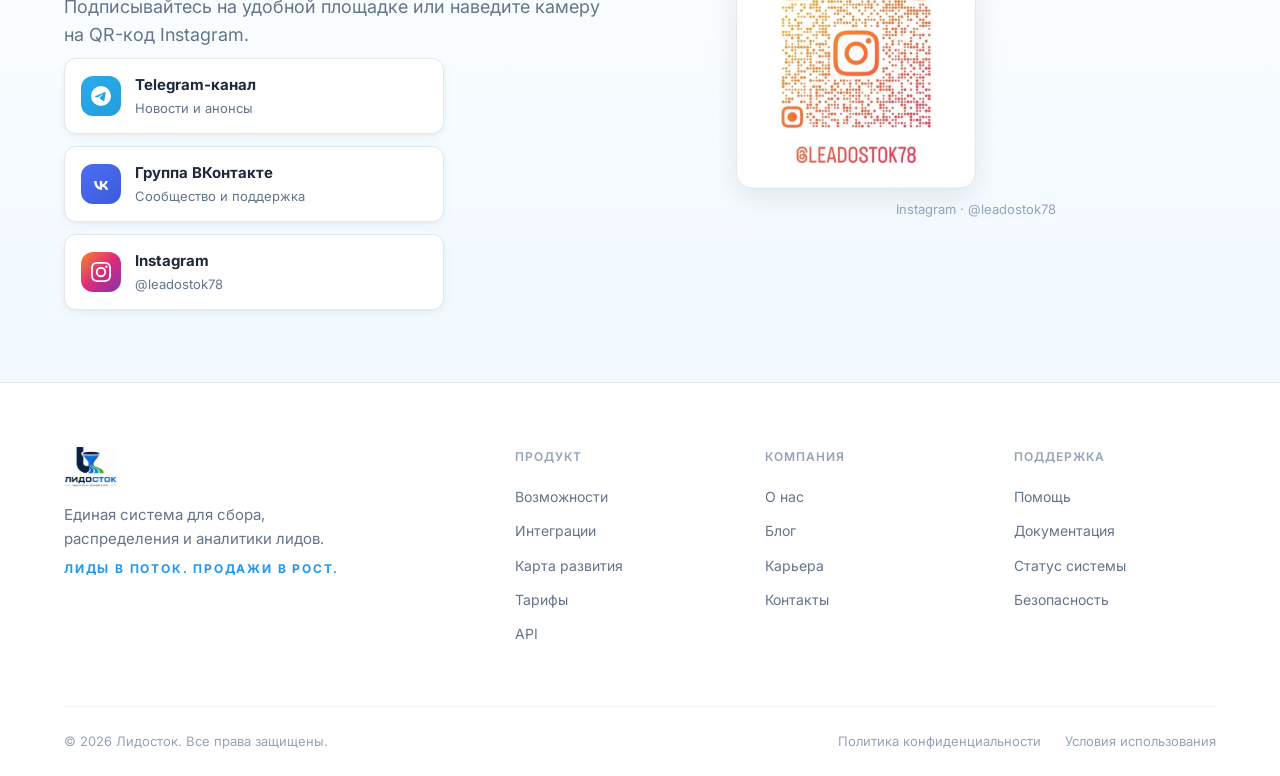
<file: about.html>
<!DOCTYPE html>
<html lang="ru">
<head>
  <meta charset="UTF-8">
  <meta name="viewport" content="width=device-width, initial-scale=1.0">
  <title>О нас — Лидосток</title>
  <link rel="icon" type="image/png" href="images/logo-dark.png">
  <link rel="stylesheet" href="style.css">
  <link href="https://fonts.googleapis.com/css2?family=Inter:wght@300;400;500;600;700;800&display=swap" rel="stylesheet">
</head>
<body>

  <!-- ===== HEADER ===== -->
  <header class="header" id="header">
    <div class="container header-inner">
      <a href="index.html" class="logo">
        <img src="images/logo-light.png" alt="Лидосток" class="logo-img">
      </a>
      <nav class="nav">
        <a href="about.html" class="nav-link">О нас</a>
        <a href="blog.html" class="nav-link">Блог</a>
        <a href="index.html#pricing" class="nav-link">Тарифы</a>
        <a href="contact.html" class="nav-link">Контакты</a>
      </nav>
      <div class="header-buttons">
        <a href="login.html" class="header-login">Войти</a>
        <a href="register.html" class="btn btn-primary">Начать бесплатно</a>
      </div>
      <button class="hamburger" id="hamburger" onclick="toggleMenu()">
        <span></span><span></span><span></span>
      </button>
    </div>
  </header>

  <!-- Mobile Menu -->
  <div class="mobile-menu" id="mobileMenu">
    <button class="mobile-close" onclick="toggleMenu()">&times;</button>
    <a href="about.html" class="mobile-link" onclick="toggleMenu()">О нас</a>
    <a href="blog.html" class="mobile-link" onclick="toggleMenu()">Блог</a>
    <a href="index.html#pricing" class="mobile-link" onclick="toggleMenu()">Тарифы</a>
    <a href="contact.html" class="mobile-link" onclick="toggleMenu()">Контакты</a>
    <a href="login.html" class="mobile-link" onclick="toggleMenu()">Войти</a>
    <a href="register.html" class="btn btn-primary" onclick="toggleMenu()">Начать бесплатно</a>
  </div>

  <!-- ===== ABOUT HERO ===== -->
  <main class="about-main">
    <section class="about-hero">
      <div class="container">
        <p class="eyebrow" style="text-align:center;">МЫ — ЛИДОСТОК</p>
        <h1 class="about-title">Помогаем российскому бизнесу<br><span class="grad-text">не терять клиентов</span></h1>
        <p class="about-lead">
          Мы направляем поток лидов из мессенджеров сразу в вашу CRM. Больше никаких потерь
          из-за того, что про клиента забыли или уведомление не пришло. Все клиенты уже
          у вас — в одном месте.
        </p>
        <div class="about-cta">
          <a href="register.html" class="btn btn-primary btn-lg">Начать бесплатно</a>
          <a href="https://t.me/Leadostock78" target="_blank" rel="noopener" class="btn btn-outline btn-lg">Мы в Telegram</a>
        </div>
      </div>
    </section>

    <!-- ===== STATS STRIP ===== -->
    <section class="about-stats">
      <div class="container about-stats-grid">
        <div class="about-stat">
          <div class="about-stat-num">0</div>
          <div class="about-stat-label">потерянных заявок<br>по вине «забыли ответить»</div>
        </div>
        <div class="about-stat">
          <div class="about-stat-num">3</div>
          <div class="about-stat-label">канала в MVP:<br>Telegram, Email, ВКонтакте</div>
        </div>
        <div class="about-stat">
          <div class="about-stat-num">1</div>
          <div class="about-stat-label">окно, где собраны<br>все обращения клиентов</div>
        </div>
      </div>
    </section>

    <!-- ===== STORY ===== -->
    <section class="about-story">
      <div class="container about-story-grid">
        <div class="about-story-text">
          <p class="eyebrow">ЗАЧЕМ МЫ НУЖНЫ</p>
          <h2 class="section-title">Заявки приходят отовсюду — и теряются</h2>
          <p>
            Клиенты пишут в Telegram, на почту, в Instagram, во ВКонтакте. Менеджер физически
            не успевает держать все приложения открытыми. Одно пропущенное уведомление — и заявка
            уходит к конкуренту, который ответил первым.
          </p>
          <p>
            Лидосток решает это просто: каждое сообщение из любого канала автоматически
            попадает в вашу CRM в виде готовой карточки — кто написал, откуда пришёл и чего хочет.
            Менеджеру остаётся только ответить. Ничего не теряется.
          </p>
          <p style="font-weight:700;color:var(--blue);letter-spacing:0.03em;">
            ЛИДЫ В ПОТОК. ПРОДАЖИ В РОСТ.
          </p>
        </div>
        <div class="about-values">
          <div class="about-value">
            <div class="about-value-icon">
              <svg width="22" height="22" viewBox="0 0 24 24" fill="none" stroke="currentColor" stroke-width="2" stroke-linecap="round" stroke-linejoin="round"><path d="M22 11.08V12a10 10 0 1 1-5.93-9.14"/><polyline points="22 4 12 14.01 9 11.01"/></svg>
            </div>
            <div>
              <strong>Ничего не теряется</strong>
              <p>Каждое обращение фиксируется автоматически и сразу видно менеджеру.</p>
            </div>
          </div>
          <div class="about-value">
            <div class="about-value-icon">
              <svg width="22" height="22" viewBox="0 0 24 24" fill="none" stroke="currentColor" stroke-width="2" stroke-linecap="round" stroke-linejoin="round"><circle cx="12" cy="12" r="10"/><polyline points="12 6 12 12 16 14"/></svg>
            </div>
            <div>
              <strong>Отвечаете быстрее</strong>
              <p>Все каналы в одном окне — клиент получает ответ, пока ещё «горячий».</p>
            </div>
          </div>
          <div class="about-value">
            <div class="about-value-icon">
              <svg width="22" height="22" viewBox="0 0 24 24" fill="none" stroke="currentColor" stroke-width="2" stroke-linecap="round" stroke-linejoin="round"><path d="M12 2L2 7l10 5 10-5-10-5zM2 17l10 5 10-5M2 12l10 5 10-5"/></svg>
            </div>
            <div>
              <strong>Подключаем «под ключ»</strong>
              <p>Настройку каналов берём на себя — вам не нужно разбираться с API.</p>
            </div>
          </div>
        </div>
      </div>
    </section>

    <!-- ===== FOLLOW / INSTAGRAM ===== -->
    <section class="about-follow">
      <div class="container about-follow-inner">
        <div>
          <p class="eyebrow">СЛЕДИТЕ ЗА НАМИ</p>
          <h2 class="section-title">Мы в соцсетях</h2>
          <p class="section-subtitle">Кейсы, советы по работе с лидами и новости продукта. Подписывайтесь на удобной площадке или наведите камеру на QR-код Instagram.</p>
          <div class="social-links">
            <a href="https://t.me/Leadostock78" target="_blank" rel="noopener" class="social-link social-tg">
              <svg width="20" height="20" viewBox="0 0 24 24" fill="currentColor"><path d="M11.944 0A12 12 0 0 0 0 12a12 12 0 0 0 12 12 12 12 0 0 0 12-12A12 12 0 0 0 12 0a12 12 0 0 0-.056 0zm4.962 7.224c.1-.002.321.023.465.14a.506.506 0 0 1 .171.325c.016.093.036.306.02.472-.18 1.898-.962 6.502-1.36 8.627-.168.9-.499 1.201-.82 1.23-.696.065-1.225-.46-1.9-.902-1.056-.693-1.653-1.124-2.678-1.8-1.185-.78-.417-1.21.258-1.91.177-.184 3.247-2.977 3.307-3.23.007-.032.014-.15-.056-.212s-.174-.041-.249-.024c-.106.024-1.793 1.14-5.061 3.345-.48.33-.913.49-1.302.48-.428-.008-1.252-.241-1.865-.44-.752-.245-1.349-.374-1.297-.789.027-.216.325-.437.893-.663 3.498-1.524 5.83-2.529 6.998-3.014 3.332-1.386 4.025-1.627 4.476-1.635z"/></svg>
              <span><strong>Telegram-канал</strong>Новости и анонсы</span>
            </a>
            <a href="https://vk.com/leadostock" target="_blank" rel="noopener" class="social-link social-vk">
              <svg width="20" height="20" viewBox="0 0 24 24" fill="currentColor"><path d="M13.162 18.994c-5.681 0-9.204-3.988-9.352-10.62h2.86c.101 4.866 2.303 6.9 3.99 7.32V8.374h2.71v4.09c1.653-.179 3.386-2.093 3.972-4.09h2.706c-.446 2.456-2.318 4.37-3.658 5.156 1.34.638 3.472 2.31 4.288 5.463h-2.98c-.636-1.99-2.22-3.528-4.328-3.74v3.74z"/></svg>
              <span><strong>Группа ВКонтакте</strong>Сообщество и поддержка</span>
            </a>
            <a href="https://www.instagram.com/leadostok78?igsh=MWFjbGg2ejFyN282aQ%3D%3D&utm_source=qr" target="_blank" rel="noopener" class="social-link social-ig">
              <svg width="20" height="20" viewBox="0 0 24 24" fill="currentColor"><path d="M12 2.163c3.204 0 3.584.012 4.85.07 3.252.148 4.771 1.691 4.919 4.919.058 1.265.069 1.645.069 4.849 0 3.205-.012 3.584-.069 4.849-.149 3.225-1.664 4.771-4.919 4.919-1.266.058-1.644.07-4.85.07-3.204 0-3.584-.012-4.849-.07-3.26-.149-4.771-1.699-4.919-4.92-.058-1.265-.07-1.644-.07-4.849 0-3.204.013-3.583.07-4.849.149-3.227 1.664-4.771 4.919-4.919 1.266-.057 1.645-.069 4.849-.069zM12 0C8.741 0 8.333.014 7.053.072 2.695.272.273 2.69.073 7.052.014 8.333 0 8.741 0 12c0 3.259.014 3.668.072 4.948.2 4.358 2.618 6.78 6.98 6.98C8.333 23.986 8.741 24 12 24c3.259 0 3.668-.014 4.948-.072 4.354-.2 6.782-2.618 6.979-6.98.059-1.28.073-1.689.073-4.948 0-3.259-.014-3.667-.072-4.947-.196-4.354-2.617-6.78-6.979-6.98C15.668.014 15.259 0 12 0zm0 5.838a6.162 6.162 0 100 12.324 6.162 6.162 0 000-12.324zM12 16a4 4 0 110-8 4 4 0 010 8zm6.406-11.845a1.44 1.44 0 100 2.881 1.44 1.44 0 000-2.881z"/></svg>
              <span><strong>Instagram</strong>@leadostok78</span>
            </a>
          </div>
        </div>
        <div class="about-qr">
          <img src="images/instagram-qr.jpg" alt="QR-код Instagram @leadostok78">
          <span style="display:block;margin-top:10px;font-size:13px;color:var(--text-muted);text-align:center;">Instagram · @leadostok78</span>
        </div>
      </div>
    </section>
  </main>

  <!-- ===== FOOTER ===== -->
  <footer class="footer">
    <div class="container">
      <div class="footer-grid">
        <div class="footer-brand">
          <div class="logo">
            <img src="images/logo-light.png" alt="Лидосток" class="logo-img">
          </div>
          <p>Единая система для сбора, распределения и аналитики лидов.</p>
          <p style="margin-top:8px;font-size:12px;font-weight:700;letter-spacing:0.15em;color:var(--blue);">ЛИДЫ В ПОТОК. ПРОДАЖИ В РОСТ.</p>
        </div>
        <div class="footer-col">
          <h4>ПРОДУКТ</h4>
          <a href="index.html#features">Возможности</a>
          <a href="index.html#integrations">Интеграции</a>
          <a href="roadmap.html">Карта развития</a>
          <a href="index.html#pricing">Тарифы</a>
          <a href="soon.html?page=api">API</a>
        </div>
        <div class="footer-col">
          <h4>КОМПАНИЯ</h4>
          <a href="about.html">О нас</a>
          <a href="blog.html">Блог</a>
          <a href="soon.html?page=careers">Карьера</a>
          <a href="contact.html">Контакты</a>
        </div>
        <div class="footer-col">
          <h4>ПОДДЕРЖКА</h4>
          <a href="soon.html?page=help">Помощь</a>
          <a href="soon.html?page=docs">Документация</a>
          <a href="soon.html?page=status">Статус системы</a>
          <a href="soon.html?page=security">Безопасность</a>
        </div>
      </div>
      <div class="footer-bottom">
        <p>&copy; 2026 Лидосток. Все права защищены.</p>
        <div>
          <a href="privacy.html">Политика конфиденциальности</a>
          <a href="terms.html">Условия использования</a>
        </div>
      </div>
    </div>
  </footer>

  <script src="script.js"></script>
  <script src="cookie.js"></script>
</body>
</html>
</file>
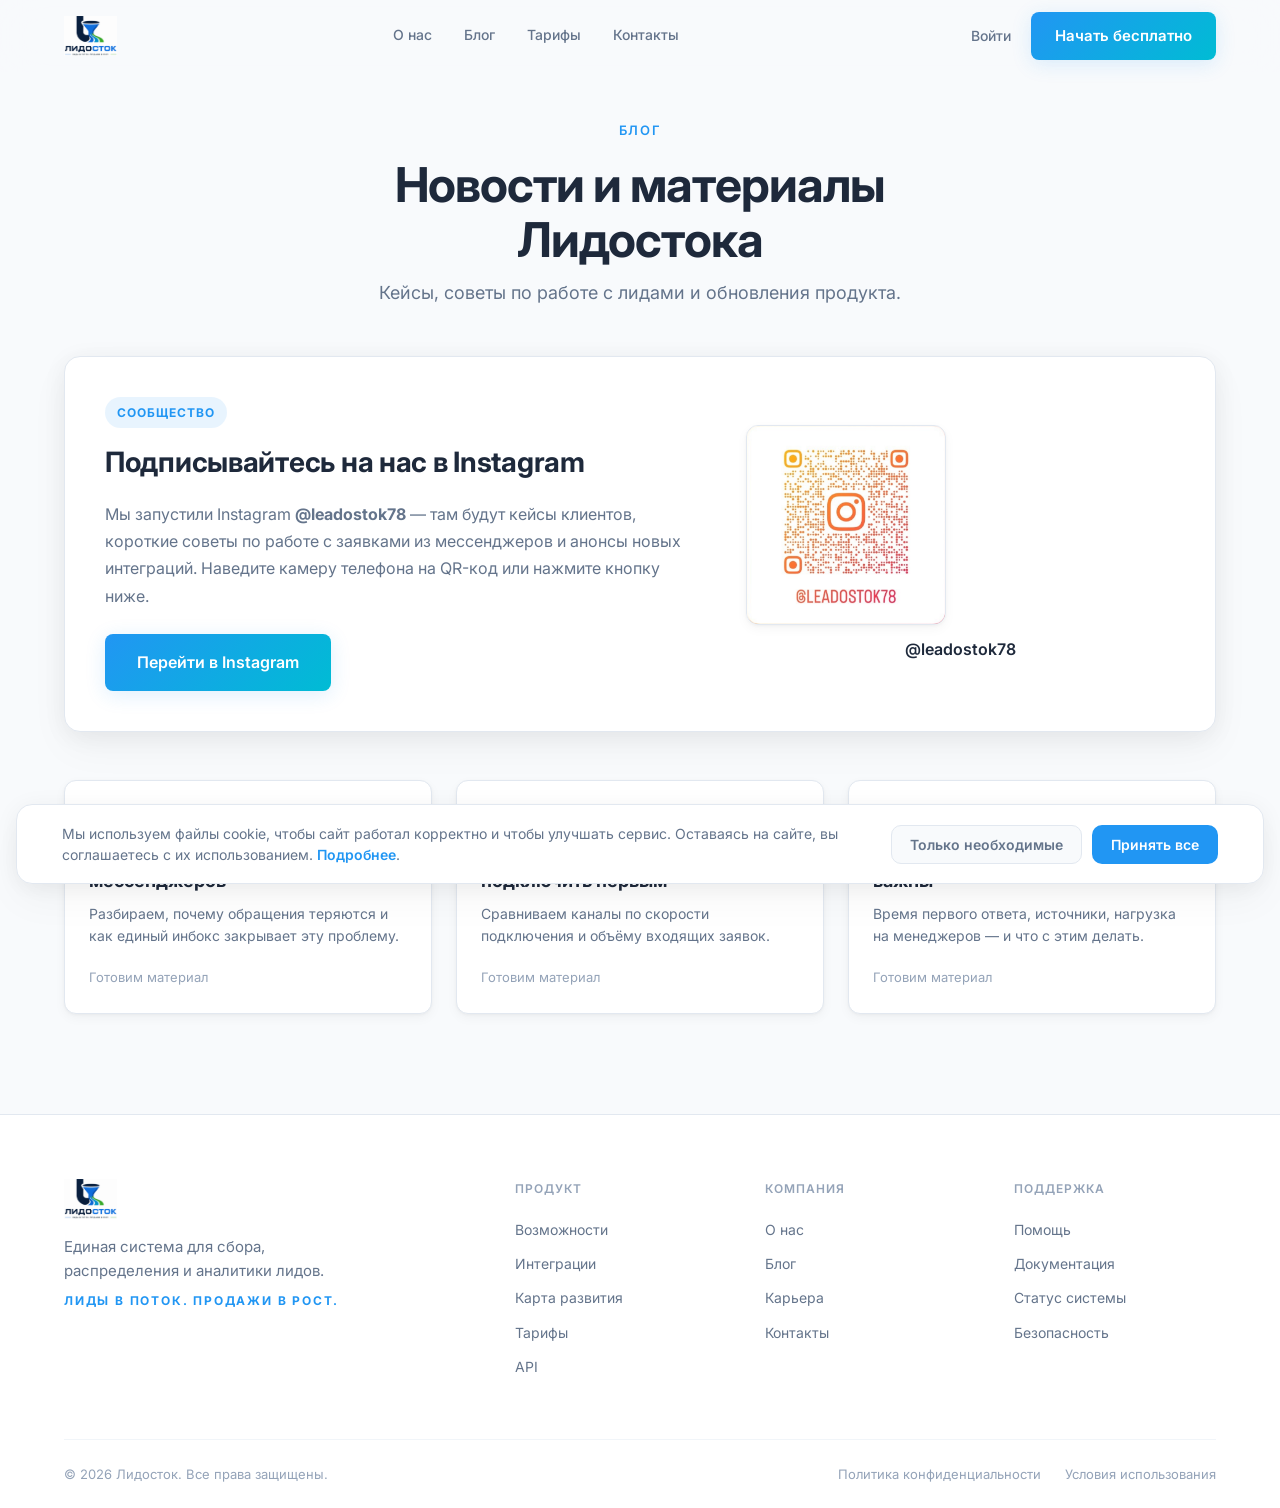
<file: blog.html>
<!DOCTYPE html>
<html lang="ru">
<head>
  <meta charset="UTF-8">
  <meta name="viewport" content="width=device-width, initial-scale=1.0">
  <title>Блог — Лидосток</title>
  <link rel="icon" type="image/png" href="images/logo-dark.png">
  <link rel="stylesheet" href="style.css">
  <link href="https://fonts.googleapis.com/css2?family=Inter:wght@300;400;500;600;700;800&display=swap" rel="stylesheet">
</head>
<body>

  <!-- ===== HEADER ===== -->
  <header class="header" id="header">
    <div class="container header-inner">
      <a href="index.html" class="logo">
        <img src="images/logo-light.png" alt="Лидосток" class="logo-img">
      </a>
      <nav class="nav">
        <a href="about.html" class="nav-link">О нас</a>
        <a href="blog.html" class="nav-link">Блог</a>
        <a href="index.html#pricing" class="nav-link">Тарифы</a>
        <a href="contact.html" class="nav-link">Контакты</a>
      </nav>
      <div class="header-buttons">
        <a href="login.html" class="header-login">Войти</a>
        <a href="register.html" class="btn btn-primary">Начать бесплатно</a>
      </div>
      <button class="hamburger" id="hamburger" onclick="toggleMenu()">
        <span></span><span></span><span></span>
      </button>
    </div>
  </header>

  <!-- Mobile Menu -->
  <div class="mobile-menu" id="mobileMenu">
    <button class="mobile-close" onclick="toggleMenu()">&times;</button>
    <a href="about.html" class="mobile-link" onclick="toggleMenu()">О нас</a>
    <a href="blog.html" class="mobile-link" onclick="toggleMenu()">Блог</a>
    <a href="index.html#pricing" class="mobile-link" onclick="toggleMenu()">Тарифы</a>
    <a href="contact.html" class="mobile-link" onclick="toggleMenu()">Контакты</a>
    <a href="login.html" class="mobile-link" onclick="toggleMenu()">Войти</a>
    <a href="register.html" class="btn btn-primary" onclick="toggleMenu()">Начать бесплатно</a>
  </div>

  <!-- ===== BLOG ===== -->
  <main class="blog-main">
    <div class="container">
      <div class="section-header text-center" style="max-width:640px;margin:0 auto 48px;">
        <p class="eyebrow" style="text-align:center;">БЛОГ</p>
        <h1 class="section-title">Новости и материалы Лидостока</h1>
        <p class="section-subtitle" style="margin:0 auto;">Кейсы, советы по работе с лидами и обновления продукта.</p>
      </div>

      <!-- Featured: Instagram -->
      <article class="blog-featured">
        <div class="blog-featured-text">
          <span class="blog-tag">Сообщество</span>
          <h2>Подписывайтесь на нас в Instagram</h2>
          <p>
            Мы запустили Instagram <strong>@leadostok78</strong> — там будут кейсы клиентов,
            короткие советы по работе с заявками из мессенджеров и анонсы новых интеграций.
            Наведите камеру телефона на QR-код или нажмите кнопку ниже.
          </p>
          <a href="https://www.instagram.com/leadostok78?igsh=MWFjbGg2ejFyN282aQ%3D%3D&utm_source=qr" target="_blank" rel="noopener" class="btn btn-primary btn-lg">Перейти в Instagram</a>
        </div>
        <div class="blog-featured-qr">
          <img src="images/instagram-qr.jpg" alt="QR-код Instagram @leadostok78">
          <span>@leadostok78</span>
        </div>
      </article>

      <!-- Upcoming posts -->
      <div class="blog-grid">
        <article class="blog-card">
          <div class="blog-card-badge">Скоро</div>
          <h3>Как перестать терять заявки из мессенджеров</h3>
          <p>Разбираем, почему обращения теряются и как единый инбокс закрывает эту проблему.</p>
          <span class="blog-card-meta">Готовим материал</span>
        </article>
        <article class="blog-card">
          <div class="blog-card-badge">Скоро</div>
          <h3>Telegram, VK и почта: что подключить первым</h3>
          <p>Сравниваем каналы по скорости подключения и объёму входящих заявок.</p>
          <span class="blog-card-meta">Готовим материал</span>
        </article>
        <article class="blog-card">
          <div class="blog-card-badge">Скоро</div>
          <h3>Аналитика лидов: какие метрики важны</h3>
          <p>Время первого ответа, источники, нагрузка на менеджеров — и что с этим делать.</p>
          <span class="blog-card-meta">Готовим материал</span>
        </article>
      </div>
    </div>
  </main>

  <!-- ===== FOOTER ===== -->
  <footer class="footer">
    <div class="container">
      <div class="footer-grid">
        <div class="footer-brand">
          <div class="logo">
            <img src="images/logo-light.png" alt="Лидосток" class="logo-img">
          </div>
          <p>Единая система для сбора, распределения и аналитики лидов.</p>
          <p style="margin-top:8px;font-size:12px;font-weight:700;letter-spacing:0.15em;color:var(--blue);">ЛИДЫ В ПОТОК. ПРОДАЖИ В РОСТ.</p>
        </div>
        <div class="footer-col">
          <h4>ПРОДУКТ</h4>
          <a href="index.html#features">Возможности</a>
          <a href="index.html#integrations">Интеграции</a>
          <a href="roadmap.html">Карта развития</a>
          <a href="index.html#pricing">Тарифы</a>
          <a href="soon.html?page=api">API</a>
        </div>
        <div class="footer-col">
          <h4>КОМПАНИЯ</h4>
          <a href="about.html">О нас</a>
          <a href="blog.html">Блог</a>
          <a href="soon.html?page=careers">Карьера</a>
          <a href="contact.html">Контакты</a>
        </div>
        <div class="footer-col">
          <h4>ПОДДЕРЖКА</h4>
          <a href="soon.html?page=help">Помощь</a>
          <a href="soon.html?page=docs">Документация</a>
          <a href="soon.html?page=status">Статус системы</a>
          <a href="soon.html?page=security">Безопасность</a>
        </div>
      </div>
      <div class="footer-bottom">
        <p>&copy; 2026 Лидосток. Все права защищены.</p>
        <div>
          <a href="privacy.html">Политика конфиденциальности</a>
          <a href="terms.html">Условия использования</a>
        </div>
      </div>
    </div>
  </footer>

  <script src="script.js"></script>
  <script src="cookie.js"></script>
</body>
</html>
</file>
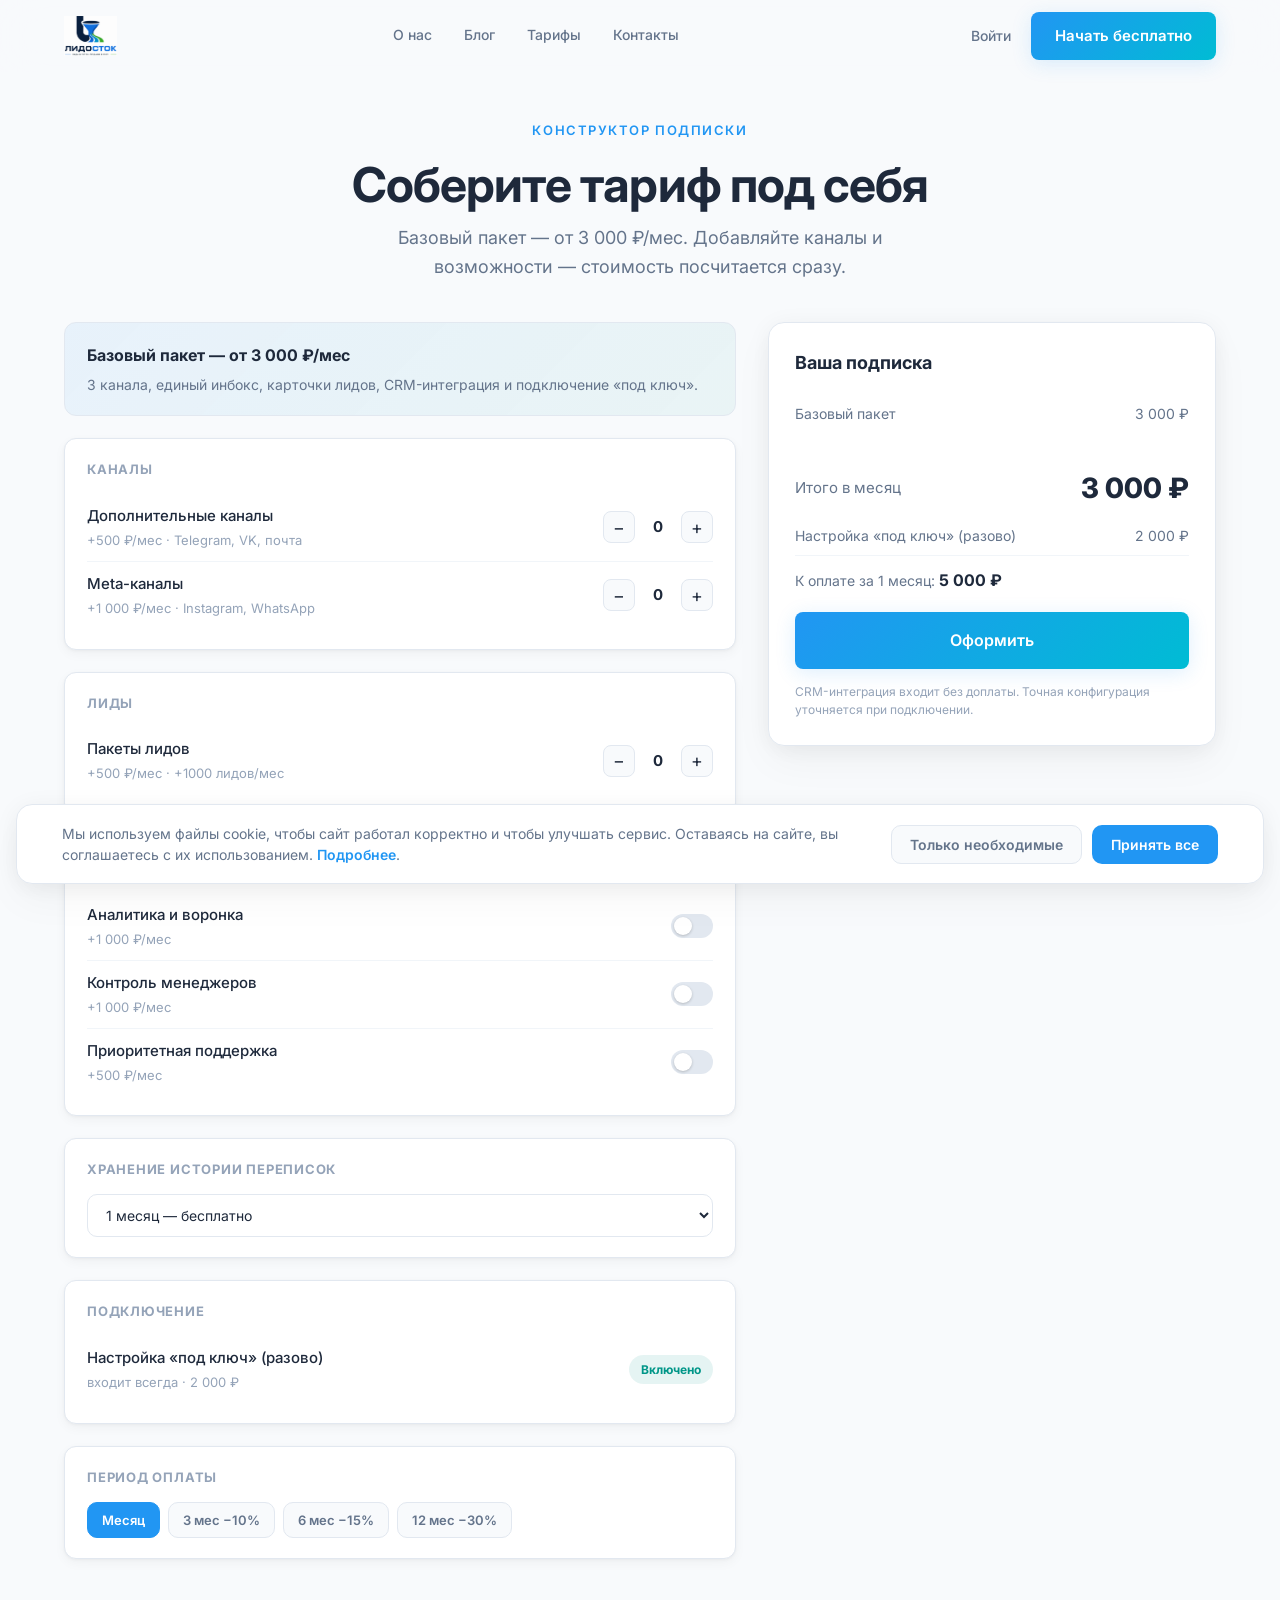
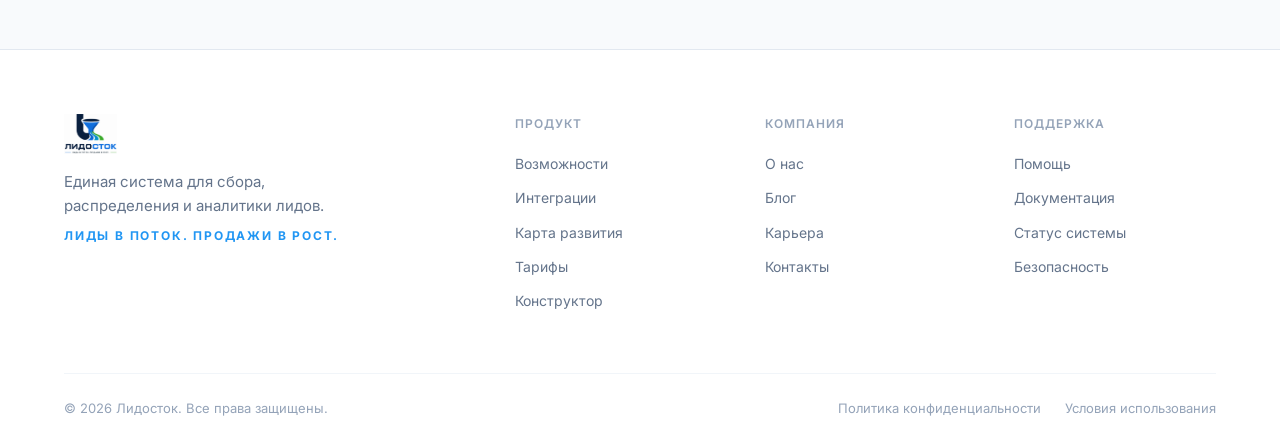
<file: calculator.html>
<!DOCTYPE html>
<html lang="ru">
<head>
  <meta charset="UTF-8">
  <meta name="viewport" content="width=device-width, initial-scale=1.0">
  <title>Конструктор подписки — Лидосток</title>
  <link rel="icon" type="image/png" href="images/logo-dark.png">
  <link rel="stylesheet" href="style.css">
  <link href="https://fonts.googleapis.com/css2?family=Inter:wght@300;400;500;600;700;800&display=swap" rel="stylesheet">
</head>
<body>

  <!-- ===== HEADER ===== -->
  <header class="header" id="header">
    <div class="container header-inner">
      <a href="index.html" class="logo">
        <img src="images/logo-light.png" alt="Лидосток" class="logo-img">
      </a>
      <nav class="nav">
        <a href="about.html" class="nav-link">О нас</a>
        <a href="blog.html" class="nav-link">Блог</a>
        <a href="index.html#pricing" class="nav-link">Тарифы</a>
        <a href="contact.html" class="nav-link">Контакты</a>
      </nav>
      <div class="header-buttons">
        <a href="login.html" class="header-login">Войти</a>
        <a href="register.html" class="btn btn-primary">Начать бесплатно</a>
      </div>
      <button class="hamburger" id="hamburger" onclick="toggleMenu()">
        <span></span><span></span><span></span>
      </button>
    </div>
  </header>

  <!-- Mobile Menu -->
  <div class="mobile-menu" id="mobileMenu">
    <button class="mobile-close" onclick="toggleMenu()">&times;</button>
    <a href="about.html" class="mobile-link" onclick="toggleMenu()">О нас</a>
    <a href="blog.html" class="mobile-link" onclick="toggleMenu()">Блог</a>
    <a href="index.html#pricing" class="mobile-link" onclick="toggleMenu()">Тарифы</a>
    <a href="login.html" class="mobile-link" onclick="toggleMenu()">Войти</a>
    <a href="register.html" class="btn btn-primary" onclick="toggleMenu()">Начать бесплатно</a>
  </div>

  <!-- ===== CALCULATOR ===== -->
  <main class="calc-main">
    <div class="container">
      <div class="section-header text-center" style="max-width:640px;margin:0 auto 40px;">
        <p class="eyebrow" style="text-align:center;">КОНСТРУКТОР ПОДПИСКИ</p>
        <h1 class="section-title">Соберите тариф под себя</h1>
        <p class="section-subtitle" style="margin:0 auto;">Базовый пакет — от 3 000 ₽/мес. Добавляйте каналы и возможности — стоимость посчитается сразу.</p>
      </div>
      <div class="calc-layout" id="calcApp"><!-- рендерится в calculator.js --></div>
    </div>
  </main>

  <!-- ===== FOOTER ===== -->
  <footer class="footer">
    <div class="container">
      <div class="footer-grid">
        <div class="footer-brand">
          <div class="logo"><img src="images/logo-light.png" alt="Лидосток" class="logo-img"></div>
          <p>Единая система для сбора, распределения и аналитики лидов.</p>
          <p style="margin-top:8px;font-size:12px;font-weight:700;letter-spacing:0.15em;color:var(--blue);">ЛИДЫ В ПОТОК. ПРОДАЖИ В РОСТ.</p>
        </div>
        <div class="footer-col">
          <h4>ПРОДУКТ</h4>
          <a href="index.html#features">Возможности</a>
          <a href="index.html#integrations">Интеграции</a>
          <a href="roadmap.html">Карта развития</a>
          <a href="index.html#pricing">Тарифы</a>
          <a href="calculator.html">Конструктор</a>
        </div>
        <div class="footer-col">
          <h4>КОМПАНИЯ</h4>
          <a href="about.html">О нас</a>
          <a href="blog.html">Блог</a>
          <a href="soon.html?page=careers">Карьера</a>
          <a href="contact.html">Контакты</a>
        </div>
        <div class="footer-col">
          <h4>ПОДДЕРЖКА</h4>
          <a href="soon.html?page=help">Помощь</a>
          <a href="soon.html?page=docs">Документация</a>
          <a href="soon.html?page=status">Статус системы</a>
          <a href="soon.html?page=security">Безопасность</a>
        </div>
      </div>
      <div class="footer-bottom">
        <p>&copy; 2026 Лидосток. Все права защищены.</p>
        <div>
          <a href="privacy.html">Политика конфиденциальности</a>
          <a href="terms.html">Условия использования</a>
        </div>
      </div>
    </div>
  </footer>

  <script src="script.js"></script>
  <script src="calculator.js"></script>
  <script src="cookie.js"></script>
</body>
</html>
</file>
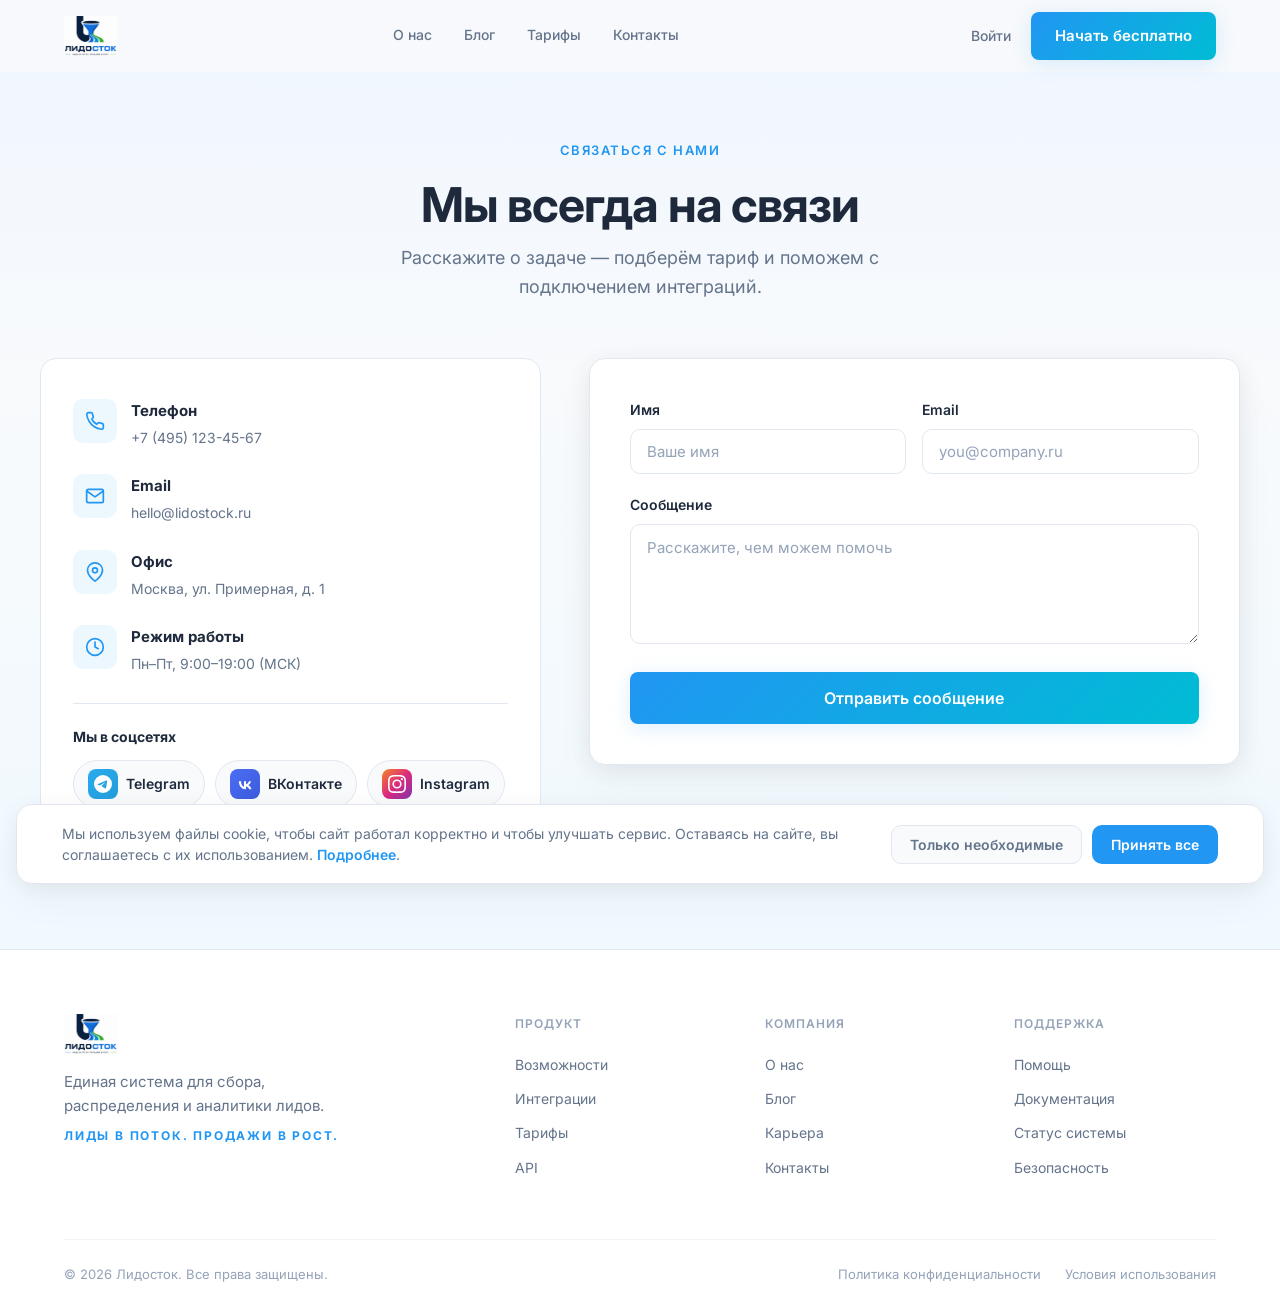
<file: contact.html>
<!DOCTYPE html>
<html lang="ru">
<head>
  <meta charset="UTF-8">
  <meta name="viewport" content="width=device-width, initial-scale=1.0">
  <title>Контакты — Лидосток</title>
  <link rel="icon" type="image/png" href="images/logo-dark.png">
  <link rel="stylesheet" href="style.css">
  <link href="https://fonts.googleapis.com/css2?family=Inter:wght@300;400;500;600;700;800&display=swap" rel="stylesheet">
</head>
<body>

  <!-- ===== HEADER ===== -->
  <header class="header" id="header">
    <div class="container header-inner">
      <a href="index.html" class="logo">
        <img src="images/logo-light.png" alt="Лидосток" class="logo-img">
      </a>
      <nav class="nav">
        <a href="about.html" class="nav-link">О нас</a>
        <a href="blog.html" class="nav-link">Блог</a>
        <a href="index.html#pricing" class="nav-link">Тарифы</a>
        <a href="contact.html" class="nav-link">Контакты</a>
      </nav>
      <div class="header-buttons">
        <a href="login.html" class="header-login">Войти</a>
        <a href="register.html" class="btn btn-primary">Начать бесплатно</a>
      </div>
      <button class="hamburger" id="hamburger" onclick="toggleMenu()">
        <span></span><span></span><span></span>
      </button>
    </div>
  </header>

  <!-- Mobile Menu -->
  <div class="mobile-menu" id="mobileMenu">
    <button class="mobile-close" onclick="toggleMenu()">&times;</button>
    <a href="about.html" class="mobile-link" onclick="toggleMenu()">О нас</a>
    <a href="blog.html" class="mobile-link" onclick="toggleMenu()">Блог</a>
    <a href="index.html#pricing" class="mobile-link" onclick="toggleMenu()">Тарифы</a>
    <a href="contact.html" class="mobile-link" onclick="toggleMenu()">Контакты</a>
    <a href="login.html" class="mobile-link" onclick="toggleMenu()">Войти</a>
    <a href="register.html" class="btn btn-primary" onclick="toggleMenu()">Начать бесплатно</a>
  </div>

  <!-- ===== CONTACT ===== -->
  <main class="contact-main">
    <div class="section-header text-center" style="max-width:640px;margin:0 auto 56px;">
      <p class="eyebrow" style="text-align:center;">СВЯЗАТЬСЯ С НАМИ</p>
      <h1 class="section-title">Мы всегда на связи</h1>
      <p class="section-subtitle" style="margin:0 auto;">Расскажите о задаче — подберём тариф и поможем с подключением интеграций.</p>
    </div>

    <div class="contact-grid">
      <div class="contact-info-card">
        <div class="contact-info-item">
          <div class="contact-info-icon">
            <svg width="20" height="20" viewBox="0 0 24 24" fill="none" stroke="currentColor" stroke-width="2" stroke-linecap="round" stroke-linejoin="round"><path d="M22 16.92v3a2 2 0 0 1-2.18 2 19.79 19.79 0 0 1-8.63-3.07 19.5 19.5 0 0 1-6-6 19.79 19.79 0 0 1-3.07-8.67A2 2 0 0 1 4.11 2h3a2 2 0 0 1 2 1.72c.127.96.361 1.903.7 2.81a2 2 0 0 1-.45 2.11L8.09 9.91a16 16 0 0 0 6 6l1.27-1.27a2 2 0 0 1 2.11-.45c.907.339 1.85.573 2.81.7A2 2 0 0 1 22 16.92z"/></svg>
          </div>
          <div>
            <strong>Телефон</strong>
            <a href="tel:+74951234567">+7 (495) 123-45-67</a>
          </div>
        </div>
        <div class="contact-info-item">
          <div class="contact-info-icon">
            <svg width="20" height="20" viewBox="0 0 24 24" fill="none" stroke="currentColor" stroke-width="2" stroke-linecap="round" stroke-linejoin="round"><path d="M4 4h16c1.1 0 2 .9 2 2v12c0 1.1-.9 2-2 2H4c-1.1 0-2-.9-2-2V6c0-1.1.9-2 2-2z"/><polyline points="22,6 12,13 2,6"/></svg>
          </div>
          <div>
            <strong>Email</strong>
            <a href="mailto:hello@lidostock.ru">hello@lidostock.ru</a>
          </div>
        </div>
        <div class="contact-info-item">
          <div class="contact-info-icon">
            <svg width="20" height="20" viewBox="0 0 24 24" fill="none" stroke="currentColor" stroke-width="2" stroke-linecap="round" stroke-linejoin="round"><path d="M21 10c0 7-9 13-9 13s-9-6-9-13a9 9 0 0 1 18 0z"/><circle cx="12" cy="10" r="3"/></svg>
          </div>
          <div>
            <strong>Офис</strong>
            <span>Москва, ул. Примерная, д. 1</span>
          </div>
        </div>
        <div class="contact-info-item">
          <div class="contact-info-icon">
            <svg width="20" height="20" viewBox="0 0 24 24" fill="none" stroke="currentColor" stroke-width="2" stroke-linecap="round" stroke-linejoin="round"><circle cx="12" cy="12" r="10"/><polyline points="12 6 12 12 16 14"/></svg>
          </div>
          <div>
            <strong>Режим работы</strong>
            <span>Пн–Пт, 9:00–19:00 (МСК)</span>
          </div>
        </div>

        <div class="contact-socials">
          <strong>Мы в соцсетях</strong>
          <div class="contact-socials-row">
            <a href="https://t.me/Leadostock78" target="_blank" rel="noopener" class="contact-social social-tg" title="Telegram">
              <svg width="20" height="20" viewBox="0 0 24 24" fill="currentColor"><path d="M11.944 0A12 12 0 0 0 0 12a12 12 0 0 0 12 12 12 12 0 0 0 12-12A12 12 0 0 0 12 0a12 12 0 0 0-.056 0zm4.962 7.224c.1-.002.321.023.465.14a.506.506 0 0 1 .171.325c.016.093.036.306.02.472-.18 1.898-.962 6.502-1.36 8.627-.168.9-.499 1.201-.82 1.23-.696.065-1.225-.46-1.9-.902-1.056-.693-1.653-1.124-2.678-1.8-1.185-.78-.417-1.21.258-1.91.177-.184 3.247-2.977 3.307-3.23.007-.032.014-.15-.056-.212s-.174-.041-.249-.024c-.106.024-1.793 1.14-5.061 3.345-.48.33-.913.49-1.302.48-.428-.008-1.252-.241-1.865-.44-.752-.245-1.349-.374-1.297-.789.027-.216.325-.437.893-.663 3.498-1.524 5.83-2.529 6.998-3.014 3.332-1.386 4.025-1.627 4.476-1.635z"/></svg>
              <span>Telegram</span>
            </a>
            <a href="https://vk.com/leadostock" target="_blank" rel="noopener" class="contact-social social-vk" title="ВКонтакте">
              <svg width="20" height="20" viewBox="0 0 24 24" fill="currentColor"><path d="M13.162 18.994c-5.681 0-9.204-3.988-9.352-10.62h2.86c.101 4.866 2.303 6.9 3.99 7.32V8.374h2.71v4.09c1.653-.179 3.386-2.093 3.972-4.09h2.706c-.446 2.456-2.318 4.37-3.658 5.156 1.34.638 3.472 2.31 4.288 5.463h-2.98c-.636-1.99-2.22-3.528-4.328-3.74v3.74z"/></svg>
              <span>ВКонтакте</span>
            </a>
            <a href="https://www.instagram.com/leadostok78?igsh=MWFjbGg2ejFyN282aQ%3D%3D&utm_source=qr" target="_blank" rel="noopener" class="contact-social social-ig" title="Instagram">
              <svg width="20" height="20" viewBox="0 0 24 24" fill="currentColor"><path d="M12 2.163c3.204 0 3.584.012 4.85.07 3.252.148 4.771 1.691 4.919 4.919.058 1.265.069 1.645.069 4.849 0 3.205-.012 3.584-.069 4.849-.149 3.225-1.664 4.771-4.919 4.919-1.266.058-1.644.07-4.85.07-3.204 0-3.584-.012-4.849-.07-3.26-.149-4.771-1.699-4.919-4.92-.058-1.265-.07-1.644-.07-4.849 0-3.204.013-3.583.07-4.849.149-3.227 1.664-4.771 4.919-4.919 1.266-.057 1.645-.069 4.849-.069zM12 0C8.741 0 8.333.014 7.053.072 2.695.272.273 2.69.073 7.052.014 8.333 0 8.741 0 12c0 3.259.014 3.668.072 4.948.2 4.358 2.618 6.78 6.98 6.98C8.333 23.986 8.741 24 12 24c3.259 0 3.668-.014 4.948-.072 4.354-.2 6.782-2.618 6.979-6.98.059-1.28.073-1.689.073-4.948 0-3.259-.014-3.667-.072-4.947-.196-4.354-2.617-6.78-6.979-6.98C15.668.014 15.259 0 12 0zm0 5.838a6.162 6.162 0 100 12.324 6.162 6.162 0 000-12.324zM12 16a4 4 0 110-8 4 4 0 010 8zm6.406-11.845a1.44 1.44 0 100 2.881 1.44 1.44 0 000-2.881z"/></svg>
              <span>Instagram</span>
            </a>
          </div>
        </div>
      </div>

      <div class="contact-form-card">
        <div id="contactFormWrap">
          <div class="form-error" id="contactError"></div>
          <form id="contactForm" onsubmit="handleContactSubmit(event)">
            <div class="form-row">
              <div class="form-group">
                <label class="form-label" for="contactName">Имя</label>
                <input type="text" id="contactName" class="form-input" placeholder="Ваше имя" required>
              </div>
              <div class="form-group">
                <label class="form-label" for="contactEmail">Email</label>
                <input type="email" id="contactEmail" class="form-input" placeholder="you@company.ru" required>
              </div>
            </div>
            <div class="form-group">
              <label class="form-label" for="contactMessage">Сообщение</label>
              <textarea id="contactMessage" class="form-textarea" placeholder="Расскажите, чем можем помочь" required></textarea>
            </div>
            <button type="submit" class="btn btn-primary btn-full btn-lg" id="contactSubmitBtn">Отправить сообщение</button>
          </form>
        </div>
        <div class="auth-success" id="contactSuccess">
          <div class="auth-success-icon">
            <svg width="30" height="30" viewBox="0 0 24 24" fill="none" stroke="currentColor" stroke-width="2" stroke-linecap="round" stroke-linejoin="round"><path d="M20 6L9 17l-5-5"/></svg>
          </div>
          <h2>Сообщение отправлено!</h2>
          <p>Мы ответим на указанный email в течение одного рабочего дня.</p>
          <a href="index.html" class="btn btn-outline btn-full">Вернуться на главную</a>
        </div>
      </div>
    </div>
  </main>

  <!-- ===== FOOTER ===== -->
  <footer class="footer">
    <div class="container">
      <div class="footer-grid">
        <div class="footer-brand">
          <div class="logo">
            <img src="images/logo-light.png" alt="Лидосток" class="logo-img">
          </div>
          <p>Единая система для сбора, распределения и аналитики лидов.</p>
          <p style="margin-top:8px;font-size:12px;font-weight:700;letter-spacing:0.15em;color:var(--blue);">ЛИДЫ В ПОТОК. ПРОДАЖИ В РОСТ.</p>
        </div>
        <div class="footer-col">
          <h4>ПРОДУКТ</h4>
          <a href="index.html#features">Возможности</a>
          <a href="index.html#integrations">Интеграции</a>
          <a href="index.html#pricing">Тарифы</a>
          <a href="soon.html?page=api">API</a>
        </div>
        <div class="footer-col">
          <h4>КОМПАНИЯ</h4>
          <a href="about.html">О нас</a>
          <a href="blog.html">Блог</a>
          <a href="soon.html?page=careers">Карьера</a>
          <a href="contact.html">Контакты</a>
        </div>
        <div class="footer-col">
          <h4>ПОДДЕРЖКА</h4>
          <a href="soon.html?page=help">Помощь</a>
          <a href="soon.html?page=docs">Документация</a>
          <a href="soon.html?page=status">Статус системы</a>
          <a href="soon.html?page=security">Безопасность</a>
        </div>
      </div>
      <div class="footer-bottom">
        <p>&copy; 2026 Лидосток. Все права защищены.</p>
        <div>
          <a href="privacy.html">Политика конфиденциальности</a>
          <a href="terms.html">Условия использования</a>
        </div>
      </div>
    </div>
  </footer>

  <script src="script.js"></script>
  <script src="cookie.js"></script>
</body>
</html>
</file>
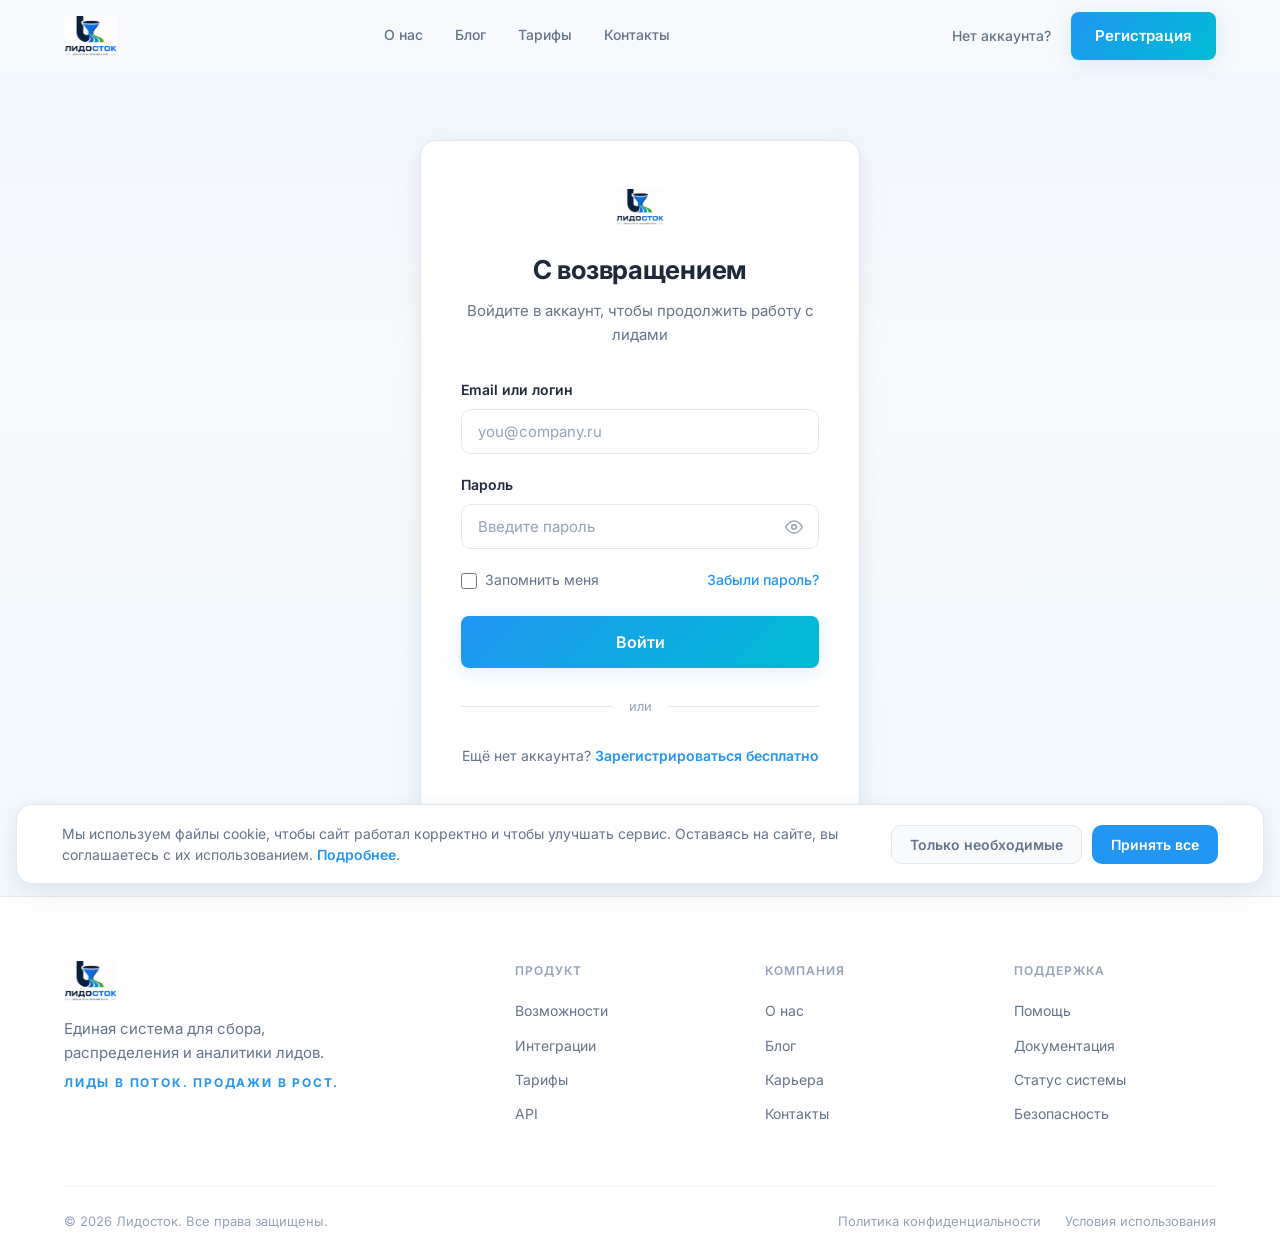
<file: dashboard.html>
<!DOCTYPE html>
<html lang="ru">
<head>
  <meta charset="UTF-8">
  <meta name="viewport" content="width=device-width, initial-scale=1.0">
  <title>Панель управления — Лидосток</title>
  <link rel="icon" type="image/png" href="images/logo-dark.png">
  <link href="https://fonts.googleapis.com/css2?family=Inter:wght@300;400;500;600;700;800&display=swap" rel="stylesheet">
  <link rel="stylesheet" href="dashboard.css">
</head>
<body class="dash">
  <div class="dash-layout" id="app"><!-- Панель рендерится в dashboard.js --></div>
  <script src="dashboard.js"></script>
  <script src="cookie.js"></script>
</body>
</html>
</file>
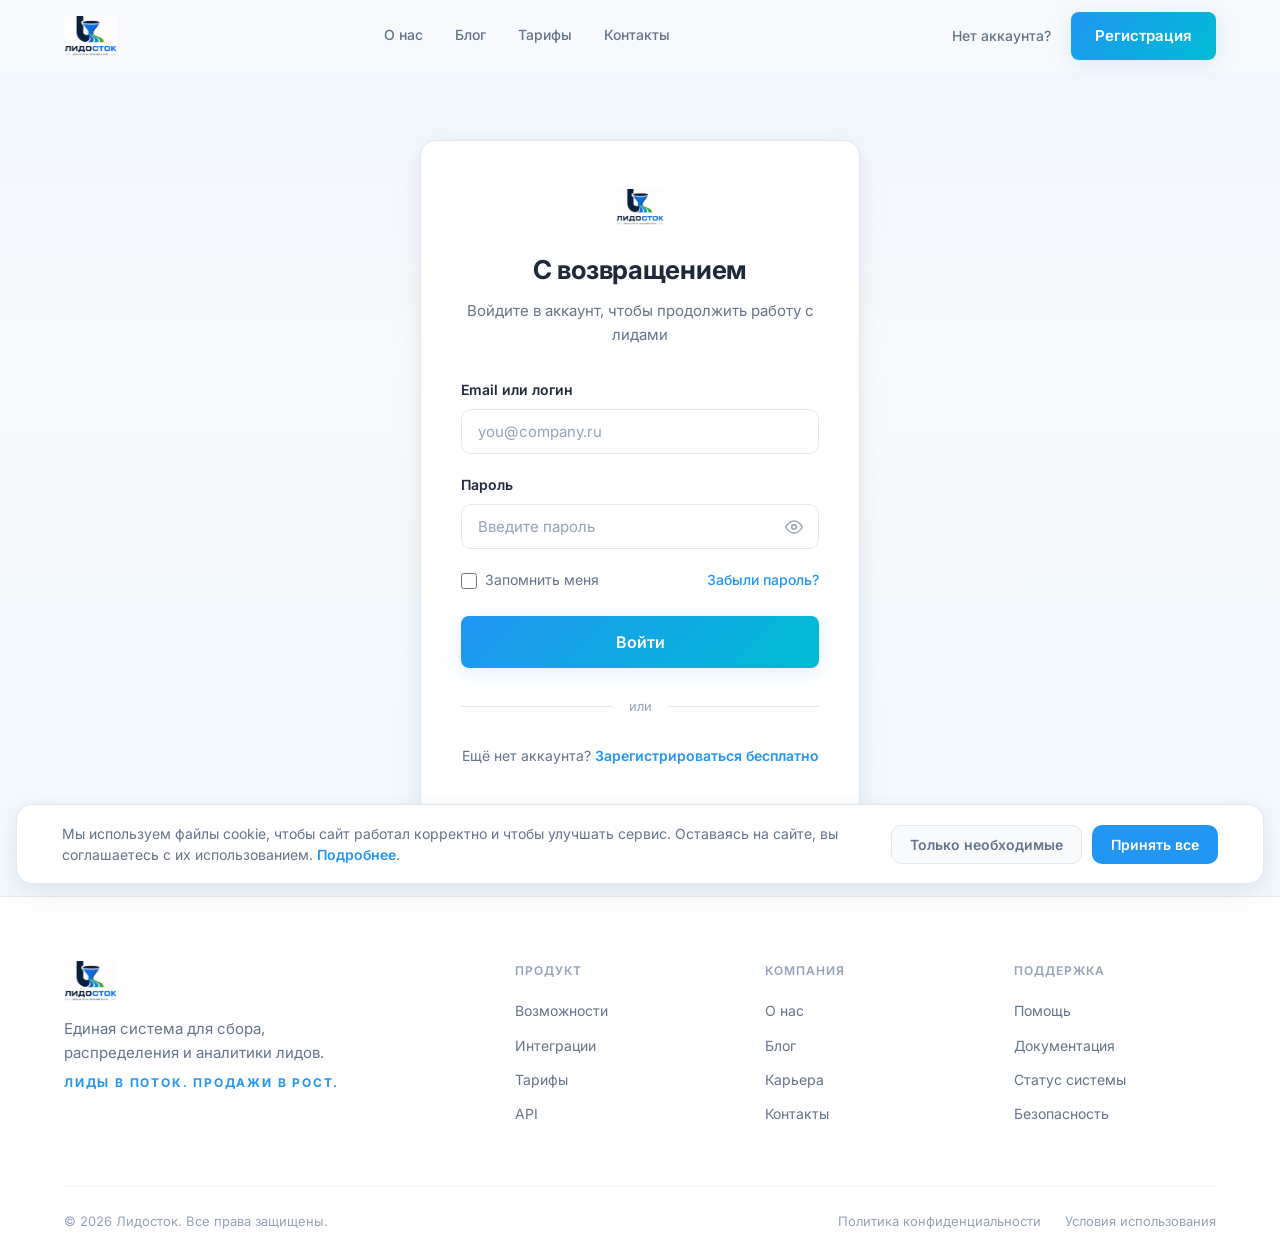
<file: login.html>
<!DOCTYPE html>
<html lang="ru">
<head>
  <meta charset="UTF-8">
  <meta name="viewport" content="width=device-width, initial-scale=1.0">
  <title>Вход — Лидосток</title>
  <link rel="icon" type="image/png" href="images/logo-dark.png">
  <link rel="stylesheet" href="style.css">
  <link href="https://fonts.googleapis.com/css2?family=Inter:wght@300;400;500;600;700;800&display=swap" rel="stylesheet">
</head>
<body class="auth-page">

  <!-- ===== HEADER ===== -->
  <header class="header" id="header">
    <div class="container header-inner">
      <a href="index.html" class="logo">
        <img src="images/logo-light.png" alt="Лидосток" class="logo-img">
      </a>
      <nav class="nav">
        <a href="about.html" class="nav-link">О нас</a>
        <a href="blog.html" class="nav-link">Блог</a>
        <a href="index.html#pricing" class="nav-link">Тарифы</a>
        <a href="contact.html" class="nav-link">Контакты</a>
      </nav>
      <div class="header-buttons">
        <a href="register.html" class="header-login">Нет аккаунта?</a>
        <a href="register.html" class="btn btn-primary">Регистрация</a>
      </div>
      <button class="hamburger" id="hamburger" onclick="toggleMenu()">
        <span></span><span></span><span></span>
      </button>
    </div>
  </header>

  <!-- Mobile Menu -->
  <div class="mobile-menu" id="mobileMenu">
    <button class="mobile-close" onclick="toggleMenu()">&times;</button>
    <a href="about.html" class="mobile-link" onclick="toggleMenu()">О нас</a>
    <a href="blog.html" class="mobile-link" onclick="toggleMenu()">Блог</a>
    <a href="index.html#pricing" class="mobile-link" onclick="toggleMenu()">Тарифы</a>
    <a href="contact.html" class="mobile-link" onclick="toggleMenu()">Контакты</a>
    <a href="register.html" class="btn btn-primary" onclick="toggleMenu()">Регистрация</a>
  </div>

  <!-- ===== LOGIN ===== -->
  <main class="auth-main">
    <div class="auth-card">
      <div class="auth-logo">
        <img src="images/logo-light.png" alt="Лидосток">
      </div>
      <h1 class="auth-title">С возвращением</h1>
      <p class="auth-subtitle">Войдите в аккаунт, чтобы продолжить работу с лидами</p>

      <div class="form-error" id="loginError"></div>

      <form id="loginForm" onsubmit="return handleLoginSubmit(event)" autocomplete="off" novalidate>
        <div class="form-group">
          <label class="form-label" for="loginEmail">Email или логин</label>
          <input type="text" id="loginEmail" class="form-input" placeholder="you@company.ru" required autocomplete="username">
        </div>
        <div class="form-group">
          <label class="form-label" for="loginPassword">Пароль</label>
          <div class="password-wrapper">
            <input type="password" id="loginPassword" class="form-input" placeholder="Введите пароль" required minlength="6">
            <button type="button" class="password-toggle" onclick="togglePasswordVisibility('loginPassword', this)" aria-label="Показать пароль">
              <svg width="18" height="18" viewBox="0 0 24 24" fill="none" stroke="currentColor" stroke-width="2" stroke-linecap="round" stroke-linejoin="round"><path d="M1 12s4-8 11-8 11 8 11 8-4 8-11 8-11-8-11-8z"/><circle cx="12" cy="12" r="3"/></svg>
            </button>
          </div>
        </div>
        <div class="form-options">
          <label class="form-remember">
            <input type="checkbox" id="loginRemember">
            Запомнить меня
          </label>
          <a href="soon.html?page=help">Забыли пароль?</a>
        </div>
        <button type="submit" class="btn btn-primary btn-full btn-lg" id="loginSubmitBtn">Войти</button>
      </form>

      <div class="auth-divider">или</div>
      <p class="auth-footer-text">Ещё нет аккаунта? <a href="register.html">Зарегистрироваться бесплатно</a></p>
    </div>
  </main>

  <!-- ===== FOOTER ===== -->
  <footer class="footer">
    <div class="container">
      <div class="footer-grid">
        <div class="footer-brand">
          <div class="logo">
            <img src="images/logo-light.png" alt="Лидосток" class="logo-img">
          </div>
          <p>Единая система для сбора, распределения и аналитики лидов.</p>
          <p style="margin-top:8px;font-size:12px;font-weight:700;letter-spacing:0.15em;color:var(--blue);">ЛИДЫ В ПОТОК. ПРОДАЖИ В РОСТ.</p>
        </div>
        <div class="footer-col">
          <h4>ПРОДУКТ</h4>
          <a href="index.html#features">Возможности</a>
          <a href="index.html#integrations">Интеграции</a>
          <a href="index.html#pricing">Тарифы</a>
          <a href="soon.html?page=api">API</a>
        </div>
        <div class="footer-col">
          <h4>КОМПАНИЯ</h4>
          <a href="about.html">О нас</a>
          <a href="blog.html">Блог</a>
          <a href="soon.html?page=careers">Карьера</a>
          <a href="contact.html">Контакты</a>
        </div>
        <div class="footer-col">
          <h4>ПОДДЕРЖКА</h4>
          <a href="soon.html?page=help">Помощь</a>
          <a href="soon.html?page=docs">Документация</a>
          <a href="soon.html?page=status">Статус системы</a>
          <a href="soon.html?page=security">Безопасность</a>
        </div>
      </div>
      <div class="footer-bottom">
        <p>&copy; 2026 Лидосток. Все права защищены.</p>
        <div>
          <a href="privacy.html">Политика конфиденциальности</a>
          <a href="terms.html">Условия использования</a>
        </div>
      </div>
    </div>
  </footer>

  <script src="script.js"></script>
  <script src="cookie.js"></script>
</body>
</html>
</file>
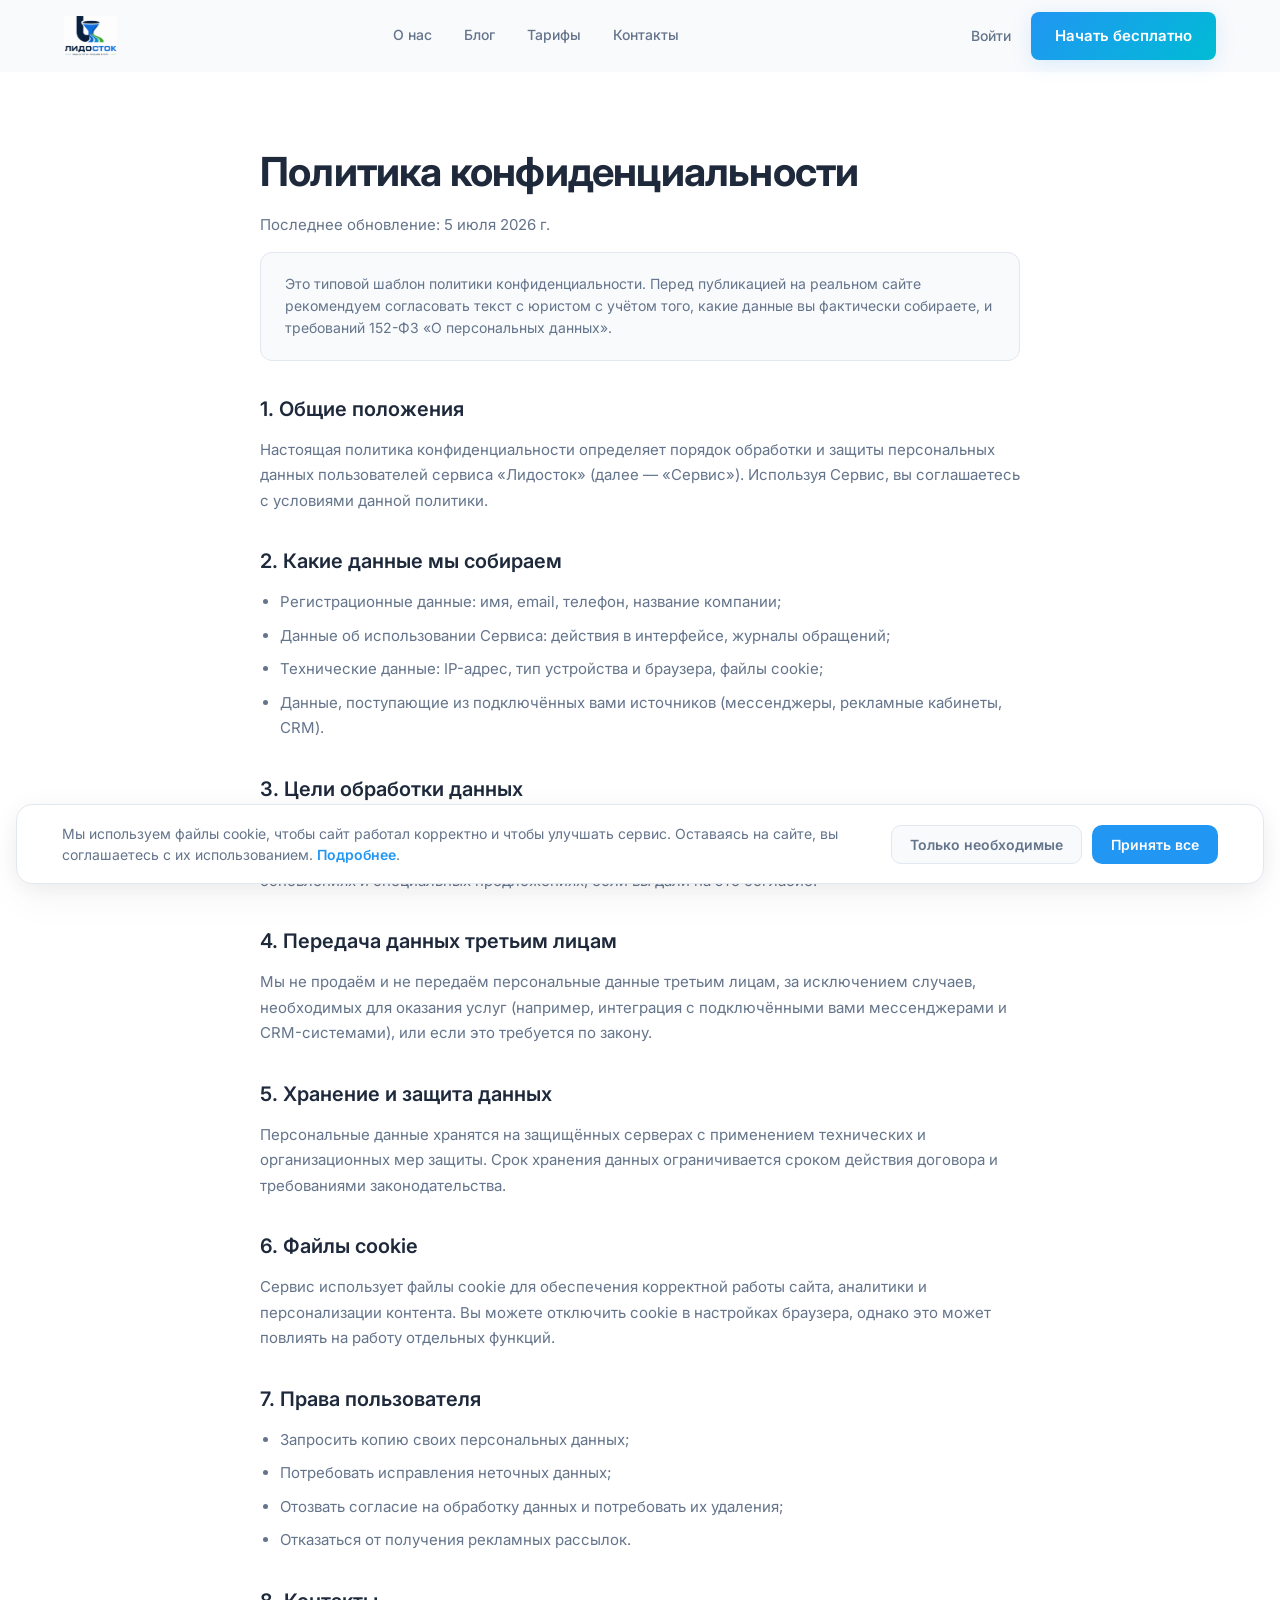
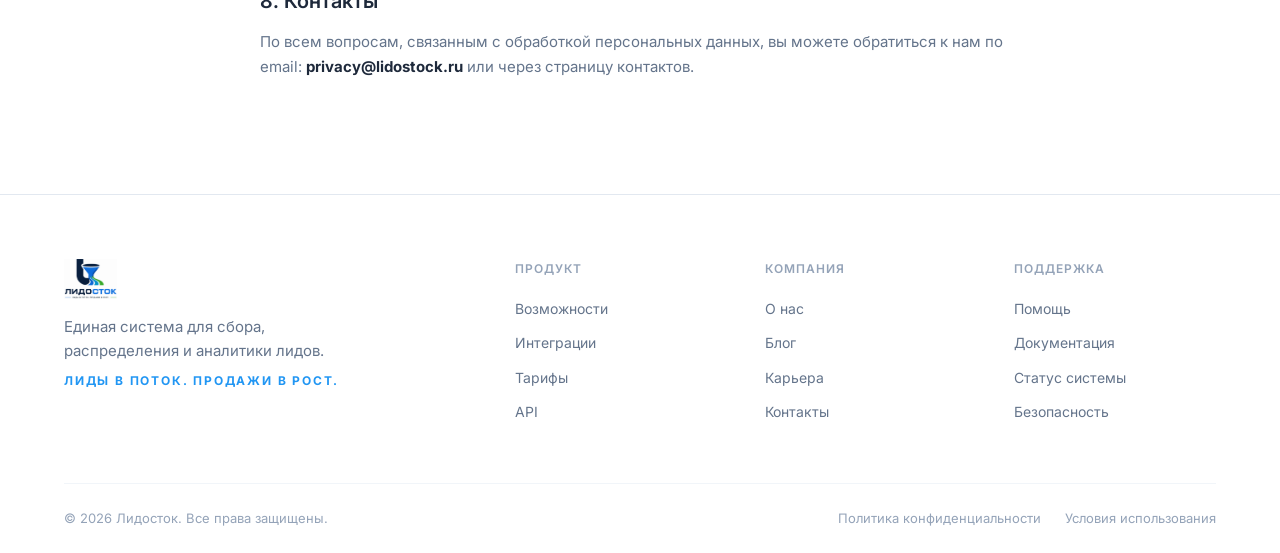
<file: privacy.html>
<!DOCTYPE html>
<html lang="ru">
<head>
  <meta charset="UTF-8">
  <meta name="viewport" content="width=device-width, initial-scale=1.0">
  <title>Политика конфиденциальности — Лидосток</title>
  <link rel="icon" type="image/png" href="images/logo-dark.png">
  <link rel="stylesheet" href="style.css">
  <link href="https://fonts.googleapis.com/css2?family=Inter:wght@300;400;500;600;700;800&display=swap" rel="stylesheet">
</head>
<body>

  <!-- ===== HEADER ===== -->
  <header class="header" id="header">
    <div class="container header-inner">
      <a href="index.html" class="logo">
        <img src="images/logo-light.png" alt="Лидосток" class="logo-img">
      </a>
      <nav class="nav">
        <a href="about.html" class="nav-link">О нас</a>
        <a href="blog.html" class="nav-link">Блог</a>
        <a href="index.html#pricing" class="nav-link">Тарифы</a>
        <a href="contact.html" class="nav-link">Контакты</a>
      </nav>
      <div class="header-buttons">
        <a href="login.html" class="header-login">Войти</a>
        <a href="register.html" class="btn btn-primary">Начать бесплатно</a>
      </div>
      <button class="hamburger" id="hamburger" onclick="toggleMenu()">
        <span></span><span></span><span></span>
      </button>
    </div>
  </header>

  <!-- Mobile Menu -->
  <div class="mobile-menu" id="mobileMenu">
    <button class="mobile-close" onclick="toggleMenu()">&times;</button>
    <a href="about.html" class="mobile-link" onclick="toggleMenu()">О нас</a>
    <a href="blog.html" class="mobile-link" onclick="toggleMenu()">Блог</a>
    <a href="index.html#pricing" class="mobile-link" onclick="toggleMenu()">Тарифы</a>
    <a href="contact.html" class="mobile-link" onclick="toggleMenu()">Контакты</a>
    <a href="login.html" class="mobile-link" onclick="toggleMenu()">Войти</a>
    <a href="register.html" class="btn btn-primary" onclick="toggleMenu()">Начать бесплатно</a>
  </div>

  <!-- ===== PRIVACY ===== -->
  <main class="legal-main">
    <div class="container">
      <div class="legal-content">
        <h1>Политика конфиденциальности</h1>
        <p class="legal-updated">Последнее обновление: 5 июля 2026 г.</p>

        <div class="legal-note">
          Это типовой шаблон политики конфиденциальности. Перед публикацией на реальном сайте рекомендуем согласовать текст с юристом с учётом того, какие данные вы фактически собираете, и требований 152-ФЗ «О персональных данных».
        </div>

        <h2>1. Общие положения</h2>
        <p>Настоящая политика конфиденциальности определяет порядок обработки и защиты персональных данных пользователей сервиса «Лидосток» (далее — «Сервис»). Используя Сервис, вы соглашаетесь с условиями данной политики.</p>

        <h2>2. Какие данные мы собираем</h2>
        <ul>
          <li>Регистрационные данные: имя, email, телефон, название компании;</li>
          <li>Данные об использовании Сервиса: действия в интерфейсе, журналы обращений;</li>
          <li>Технические данные: IP-адрес, тип устройства и браузера, файлы cookie;</li>
          <li>Данные, поступающие из подключённых вами источников (мессенджеры, рекламные кабинеты, CRM).</li>
        </ul>

        <h2>3. Цели обработки данных</h2>
        <p>Мы используем собранные данные для предоставления доступа к Сервису, обработки заявок, технической поддержки, улучшения качества работы платформы, а также для информирования об обновлениях и специальных предложениях, если вы дали на это согласие.</p>

        <h2>4. Передача данных третьим лицам</h2>
        <p>Мы не продаём и не передаём персональные данные третьим лицам, за исключением случаев, необходимых для оказания услуг (например, интеграция с подключёнными вами мессенджерами и CRM-системами), или если это требуется по закону.</p>

        <h2>5. Хранение и защита данных</h2>
        <p>Персональные данные хранятся на защищённых серверах с применением технических и организационных мер защиты. Срок хранения данных ограничивается сроком действия договора и требованиями законодательства.</p>

        <h2>6. Файлы cookie</h2>
        <p>Сервис использует файлы cookie для обеспечения корректной работы сайта, аналитики и персонализации контента. Вы можете отключить cookie в настройках браузера, однако это может повлиять на работу отдельных функций.</p>

        <h2>7. Права пользователя</h2>
        <ul>
          <li>Запросить копию своих персональных данных;</li>
          <li>Потребовать исправления неточных данных;</li>
          <li>Отозвать согласие на обработку данных и потребовать их удаления;</li>
          <li>Отказаться от получения рекламных рассылок.</li>
        </ul>

        <h2>8. Контакты</h2>
        <p>По всем вопросам, связанным с обработкой персональных данных, вы можете обратиться к нам по email: <strong>privacy@lidostock.ru</strong> или через <a href="contact.html">страницу контактов</a>.</p>
      </div>
    </div>
  </main>

  <!-- ===== FOOTER ===== -->
  <footer class="footer">
    <div class="container">
      <div class="footer-grid">
        <div class="footer-brand">
          <div class="logo">
            <img src="images/logo-light.png" alt="Лидосток" class="logo-img">
          </div>
          <p>Единая система для сбора, распределения и аналитики лидов.</p>
          <p style="margin-top:8px;font-size:12px;font-weight:700;letter-spacing:0.15em;color:var(--blue);">ЛИДЫ В ПОТОК. ПРОДАЖИ В РОСТ.</p>
        </div>
        <div class="footer-col">
          <h4>ПРОДУКТ</h4>
          <a href="index.html#features">Возможности</a>
          <a href="index.html#integrations">Интеграции</a>
          <a href="index.html#pricing">Тарифы</a>
          <a href="soon.html?page=api">API</a>
        </div>
        <div class="footer-col">
          <h4>КОМПАНИЯ</h4>
          <a href="about.html">О нас</a>
          <a href="blog.html">Блог</a>
          <a href="soon.html?page=careers">Карьера</a>
          <a href="contact.html">Контакты</a>
        </div>
        <div class="footer-col">
          <h4>ПОДДЕРЖКА</h4>
          <a href="soon.html?page=help">Помощь</a>
          <a href="soon.html?page=docs">Документация</a>
          <a href="soon.html?page=status">Статус системы</a>
          <a href="soon.html?page=security">Безопасность</a>
        </div>
      </div>
      <div class="footer-bottom">
        <p>&copy; 2026 Лидосток. Все права защищены.</p>
        <div>
          <a href="privacy.html">Политика конфиденциальности</a>
          <a href="terms.html">Условия использования</a>
        </div>
      </div>
    </div>
  </footer>

  <script src="script.js"></script>
  <script src="cookie.js"></script>
</body>
</html>
</file>
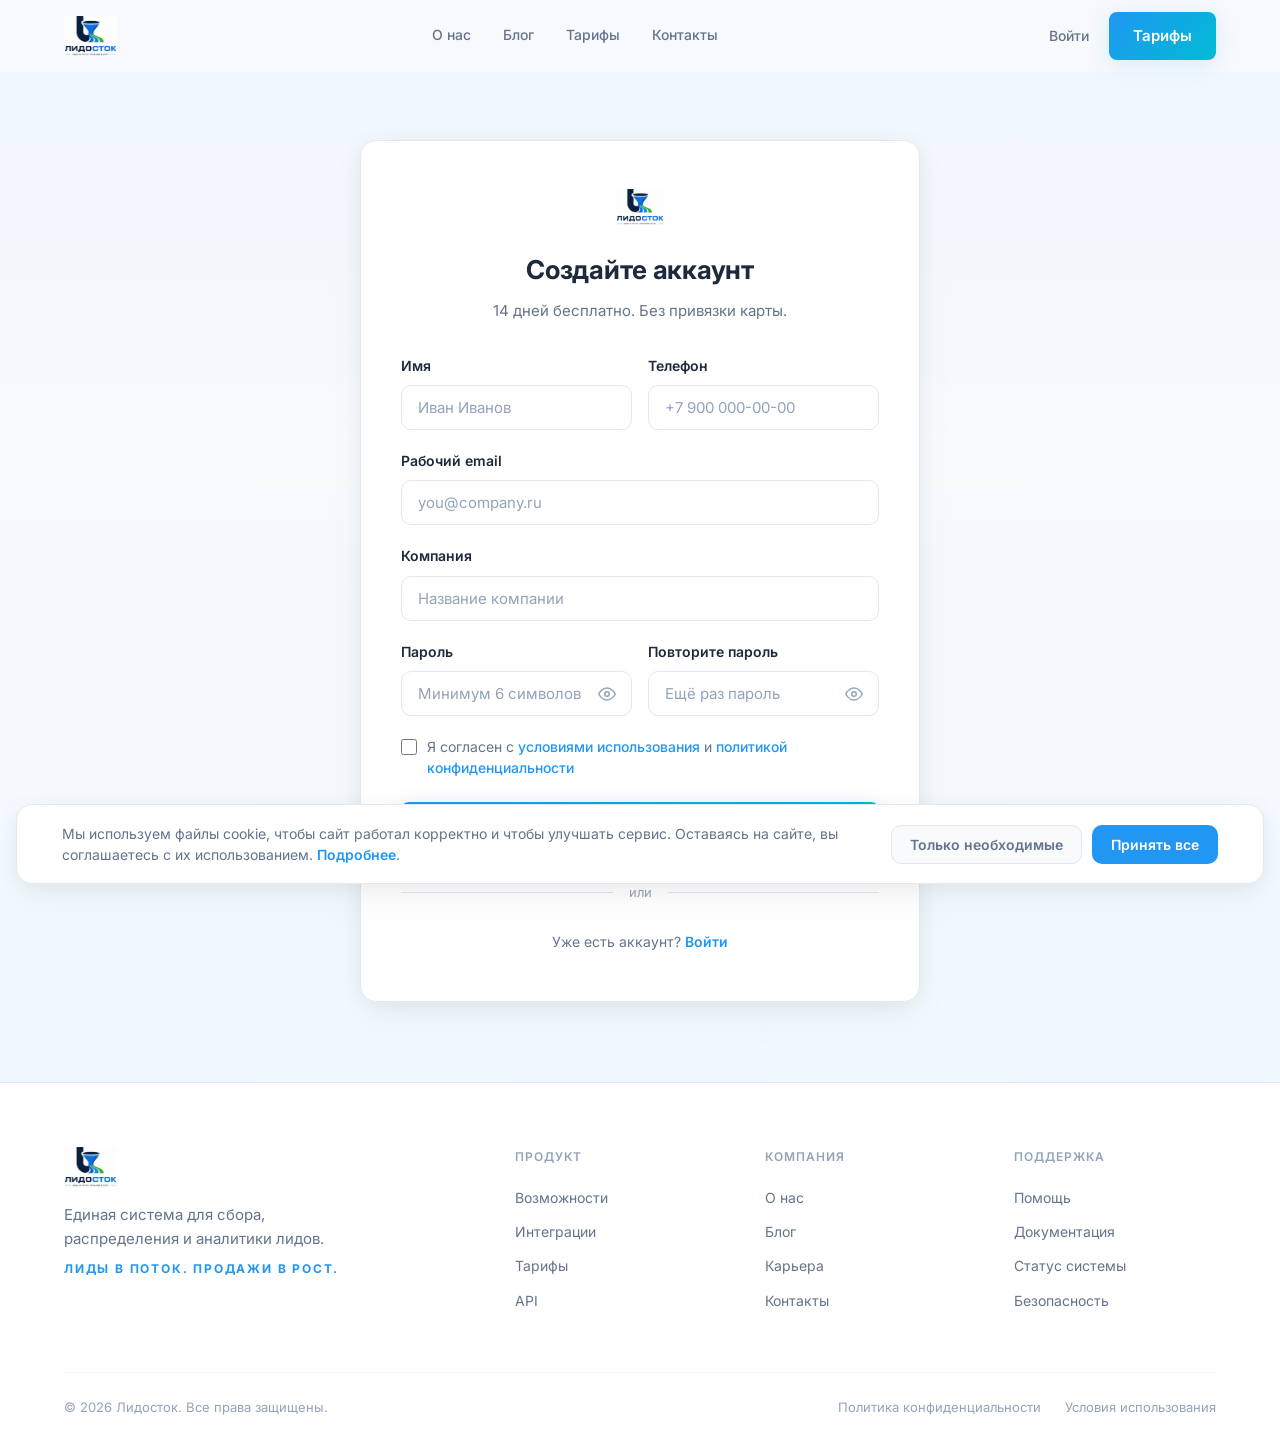
<file: register.html>
<!DOCTYPE html>
<html lang="ru">
<head>
  <meta charset="UTF-8">
  <meta name="viewport" content="width=device-width, initial-scale=1.0">
  <title>Регистрация — Лидосток</title>
  <link rel="icon" type="image/png" href="images/logo-dark.png">
  <link rel="stylesheet" href="style.css">
  <link href="https://fonts.googleapis.com/css2?family=Inter:wght@300;400;500;600;700;800&display=swap" rel="stylesheet">
</head>
<body class="auth-page">

  <!-- ===== HEADER ===== -->
  <header class="header" id="header">
    <div class="container header-inner">
      <a href="index.html" class="logo">
        <img src="images/logo-light.png" alt="Лидосток" class="logo-img">
      </a>
      <nav class="nav">
        <a href="about.html" class="nav-link">О нас</a>
        <a href="blog.html" class="nav-link">Блог</a>
        <a href="index.html#pricing" class="nav-link">Тарифы</a>
        <a href="contact.html" class="nav-link">Контакты</a>
      </nav>
      <div class="header-buttons">
        <a href="login.html" class="header-login">Войти</a>
        <a href="index.html#pricing" class="btn btn-primary">Тарифы</a>
      </div>
      <button class="hamburger" id="hamburger" onclick="toggleMenu()">
        <span></span><span></span><span></span>
      </button>
    </div>
  </header>

  <!-- Mobile Menu -->
  <div class="mobile-menu" id="mobileMenu">
    <button class="mobile-close" onclick="toggleMenu()">&times;</button>
    <a href="about.html" class="mobile-link" onclick="toggleMenu()">О нас</a>
    <a href="blog.html" class="mobile-link" onclick="toggleMenu()">Блог</a>
    <a href="index.html#pricing" class="mobile-link" onclick="toggleMenu()">Тарифы</a>
    <a href="contact.html" class="mobile-link" onclick="toggleMenu()">Контакты</a>
    <a href="login.html" class="mobile-link" onclick="toggleMenu()">Войти</a>
  </div>

  <!-- ===== REGISTER ===== -->
  <main class="auth-main">
    <div class="auth-card wide">
      <div class="auth-logo">
        <img src="images/logo-light.png" alt="Лидосток">
      </div>
      <div class="auth-plan-badge-wrap" id="planBadgeWrap"></div>

      <!-- Форма регистрации -->
      <div id="registerFormWrap">
        <h1 class="auth-title">Создайте аккаунт</h1>
        <p class="auth-subtitle">14 дней бесплатно. Без привязки карты.</p>

        <div class="form-error" id="registerError"></div>

        <form id="registerForm" onsubmit="handleRegisterSubmit(event)">
          <div class="form-row">
            <div class="form-group">
              <label class="form-label" for="regName">Имя</label>
              <input type="text" id="regName" class="form-input" placeholder="Иван Иванов" required>
            </div>
            <div class="form-group">
              <label class="form-label" for="regPhone">Телефон</label>
              <input type="tel" id="regPhone" class="form-input" placeholder="+7 900 000-00-00">
            </div>
          </div>
          <div class="form-group">
            <label class="form-label" for="regEmail">Рабочий email</label>
            <input type="email" id="regEmail" class="form-input" placeholder="you@company.ru" required>
          </div>
          <div class="form-group">
            <label class="form-label" for="regCompany">Компания</label>
            <input type="text" id="regCompany" class="form-input" placeholder="Название компании">
          </div>
          <div class="form-row">
            <div class="form-group">
              <label class="form-label" for="regPassword">Пароль</label>
              <div class="password-wrapper">
                <input type="password" id="regPassword" class="form-input" placeholder="Минимум 6 символов" required minlength="6">
                <button type="button" class="password-toggle" onclick="togglePasswordVisibility('regPassword', this)" aria-label="Показать пароль">
                  <svg width="18" height="18" viewBox="0 0 24 24" fill="none" stroke="currentColor" stroke-width="2" stroke-linecap="round" stroke-linejoin="round"><path d="M1 12s4-8 11-8 11 8 11 8-4 8-11 8-11-8-11-8z"/><circle cx="12" cy="12" r="3"/></svg>
                </button>
              </div>
            </div>
            <div class="form-group">
              <label class="form-label" for="regPasswordConfirm">Повторите пароль</label>
              <div class="password-wrapper">
                <input type="password" id="regPasswordConfirm" class="form-input" placeholder="Ещё раз пароль" required minlength="6">
                <button type="button" class="password-toggle" onclick="togglePasswordVisibility('regPasswordConfirm', this)" aria-label="Показать пароль">
                  <svg width="18" height="18" viewBox="0 0 24 24" fill="none" stroke="currentColor" stroke-width="2" stroke-linecap="round" stroke-linejoin="round"><path d="M1 12s4-8 11-8 11 8 11 8-4 8-11 8-11-8-11-8z"/><circle cx="12" cy="12" r="3"/></svg>
                </button>
              </div>
            </div>
          </div>
          <div class="form-checkbox-row">
            <input type="checkbox" id="regAgree">
            <span>Я согласен с <a href="terms.html">условиями использования</a> и <a href="privacy.html">политикой конфиденциальности</a></span>
          </div>
          <button type="submit" class="btn btn-primary btn-full btn-lg" id="registerSubmitBtn">Создать аккаунт</button>
        </form>

        <div class="auth-divider">или</div>
        <p class="auth-footer-text">Уже есть аккаунт? <a href="login.html">Войти</a></p>
      </div>

      <!-- Успешная регистрация -->
      <div class="auth-success" id="registerSuccess">
        <div class="auth-success-icon">
          <svg width="30" height="30" viewBox="0 0 24 24" fill="none" stroke="currentColor" stroke-width="2" stroke-linecap="round" stroke-linejoin="round"><path d="M20 6L9 17l-5-5"/></svg>
        </div>
        <h2>Аккаунт создан!</h2>
        <p>Мы отправили письмо для подтверждения на <strong id="regEmailDisplay">ваш email</strong>. Перейдите по ссылке из письма, чтобы завершить настройку.</p>
        <a href="index.html" class="btn btn-outline btn-full">Вернуться на главную</a>
      </div>
    </div>
  </main>

  <!-- ===== FOOTER ===== -->
  <footer class="footer">
    <div class="container">
      <div class="footer-grid">
        <div class="footer-brand">
          <div class="logo">
            <img src="images/logo-light.png" alt="Лидосток" class="logo-img">
          </div>
          <p>Единая система для сбора, распределения и аналитики лидов.</p>
          <p style="margin-top:8px;font-size:12px;font-weight:700;letter-spacing:0.15em;color:var(--blue);">ЛИДЫ В ПОТОК. ПРОДАЖИ В РОСТ.</p>
        </div>
        <div class="footer-col">
          <h4>ПРОДУКТ</h4>
          <a href="index.html#features">Возможности</a>
          <a href="index.html#integrations">Интеграции</a>
          <a href="index.html#pricing">Тарифы</a>
          <a href="soon.html?page=api">API</a>
        </div>
        <div class="footer-col">
          <h4>КОМПАНИЯ</h4>
          <a href="about.html">О нас</a>
          <a href="blog.html">Блог</a>
          <a href="soon.html?page=careers">Карьера</a>
          <a href="contact.html">Контакты</a>
        </div>
        <div class="footer-col">
          <h4>ПОДДЕРЖКА</h4>
          <a href="soon.html?page=help">Помощь</a>
          <a href="soon.html?page=docs">Документация</a>
          <a href="soon.html?page=status">Статус системы</a>
          <a href="soon.html?page=security">Безопасность</a>
        </div>
      </div>
      <div class="footer-bottom">
        <p>&copy; 2026 Лидосток. Все права защищены.</p>
        <div>
          <a href="privacy.html">Политика конфиденциальности</a>
          <a href="terms.html">Условия использования</a>
        </div>
      </div>
    </div>
  </footer>

  <script src="script.js"></script>
  <script src="cookie.js"></script>
</body>
</html>
</file>
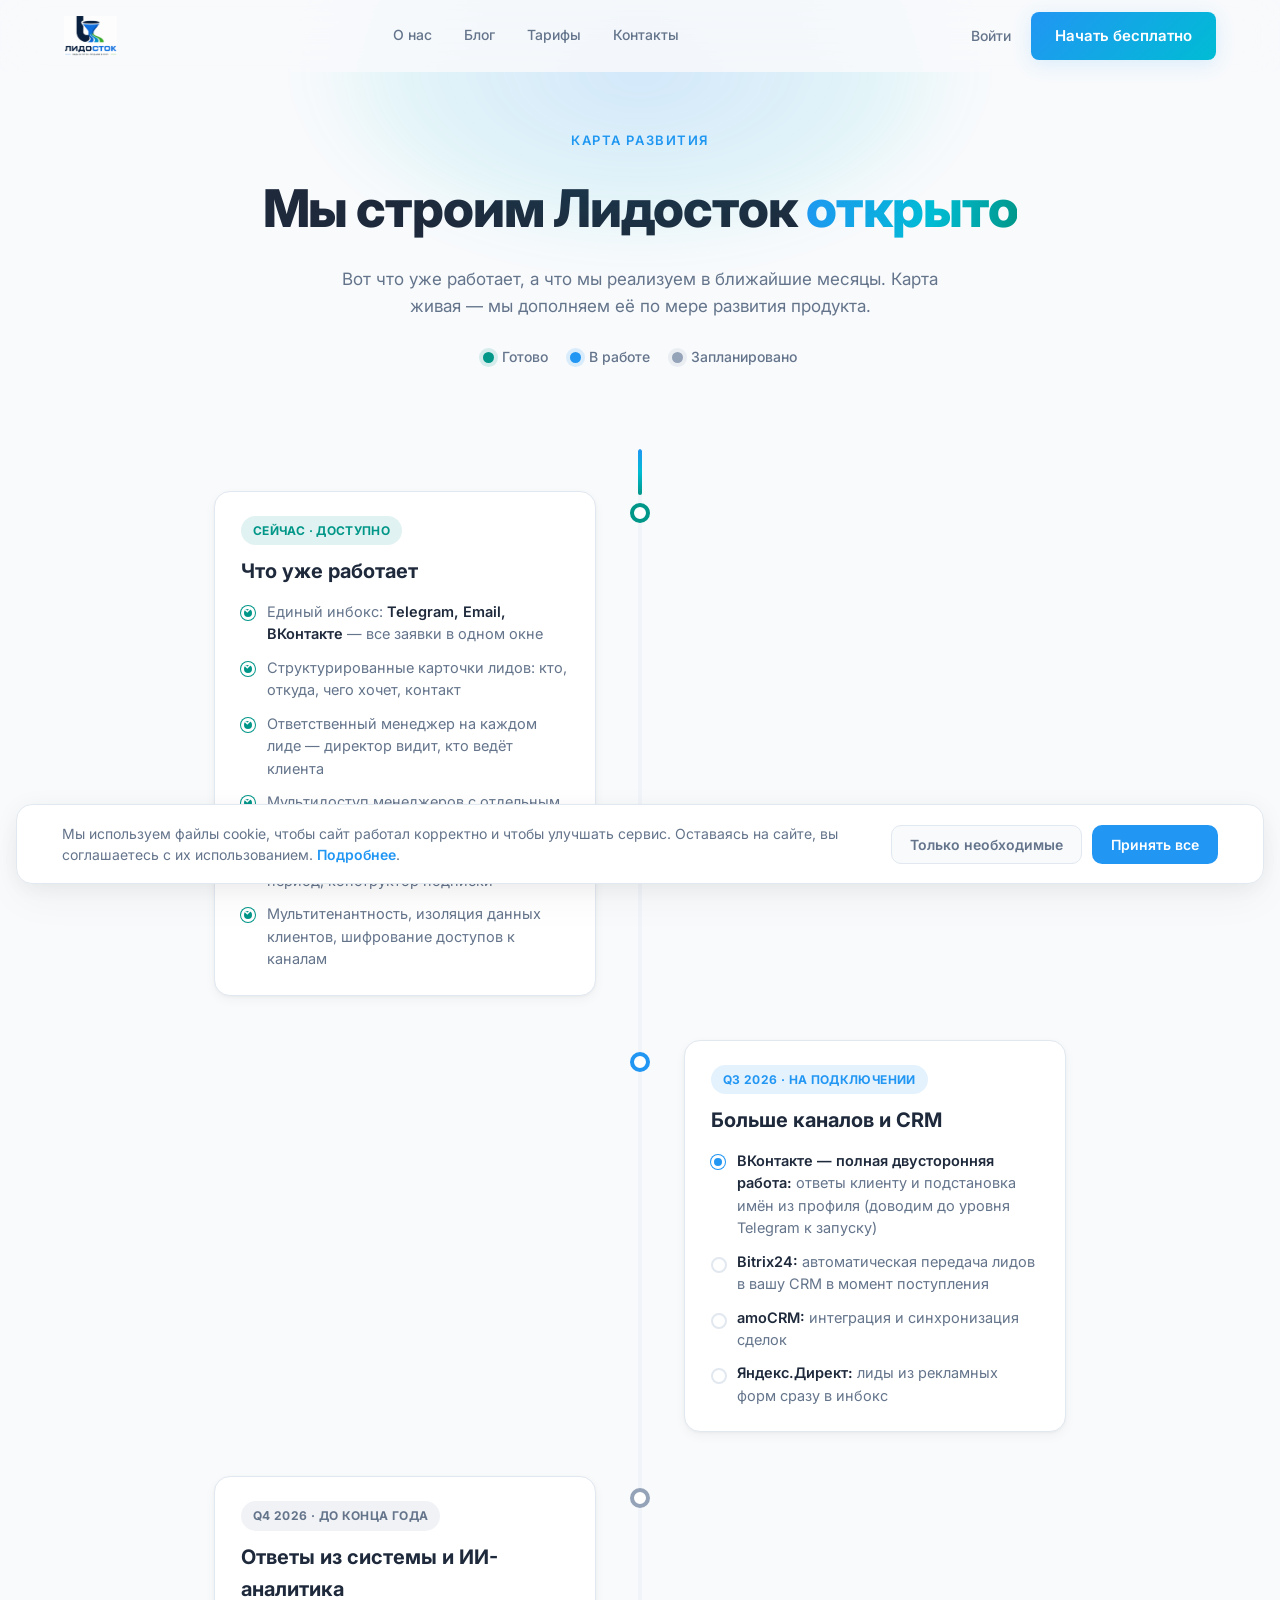
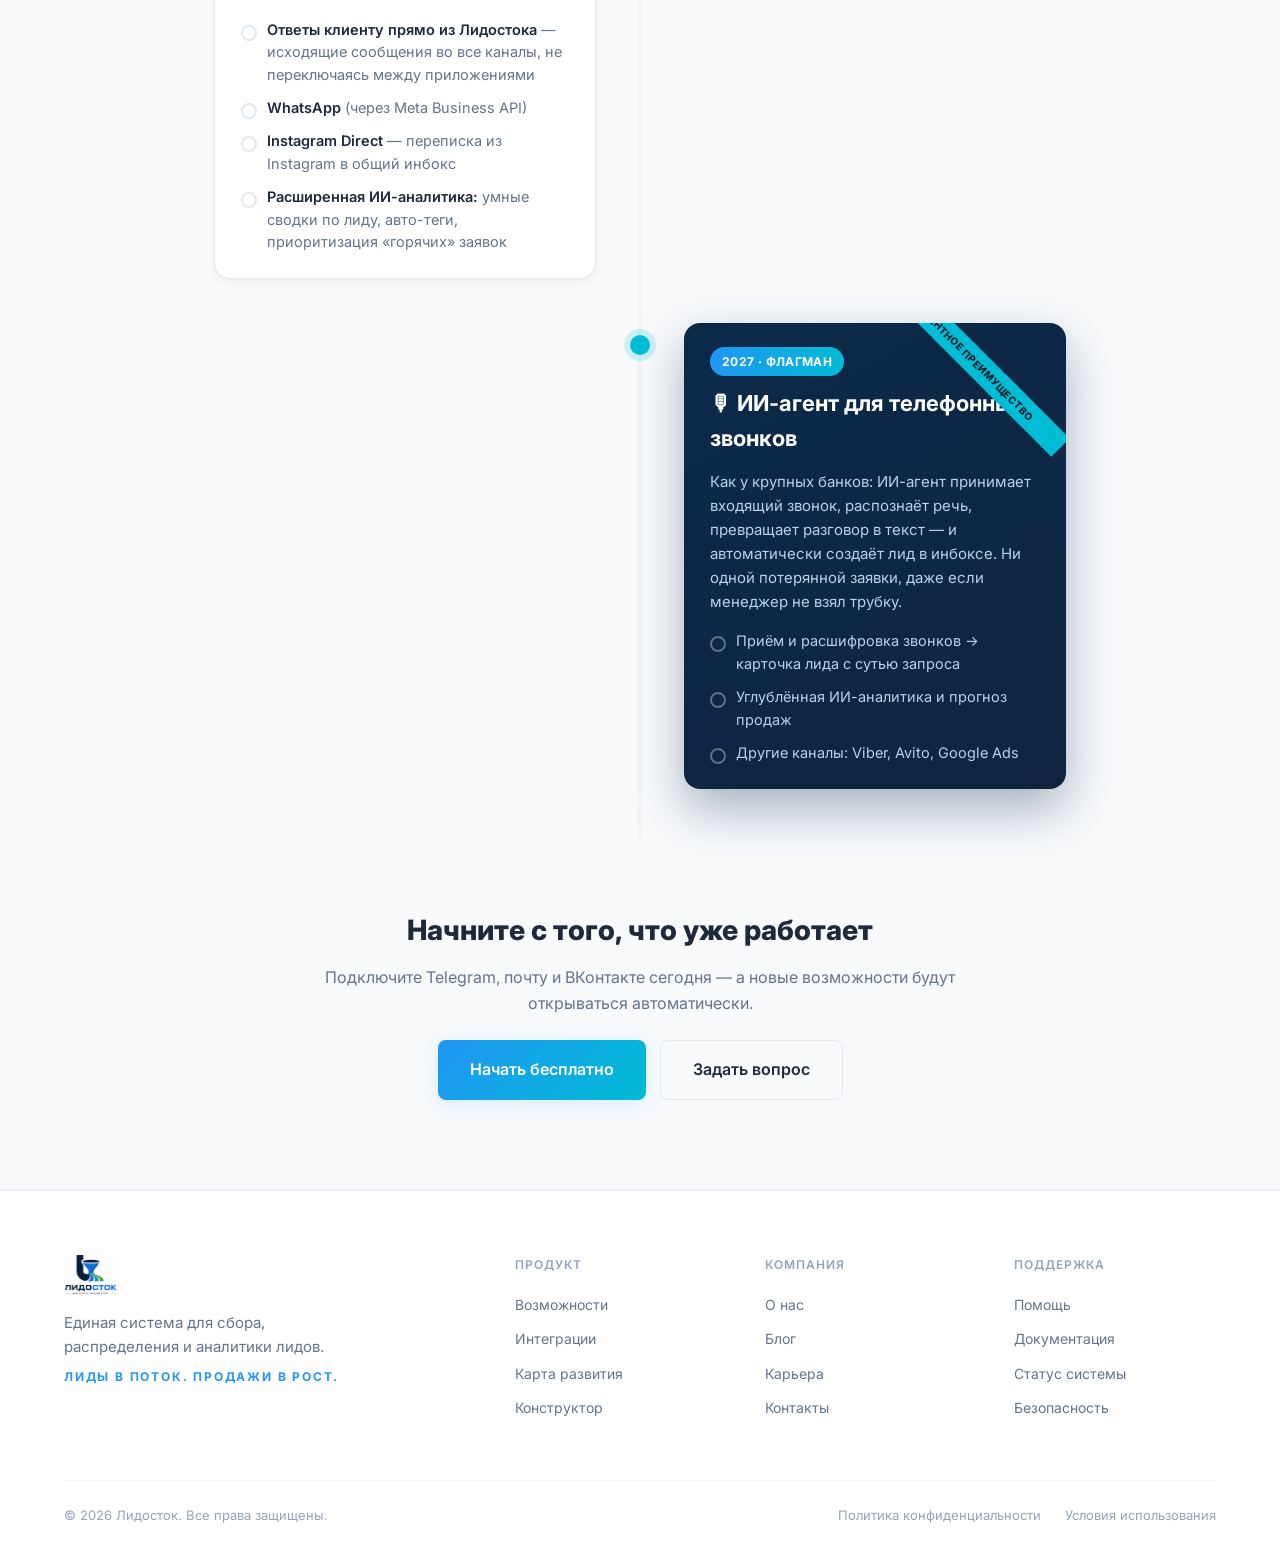
<file: roadmap.html>
<!DOCTYPE html>
<html lang="ru">
<head>
  <meta charset="UTF-8">
  <meta name="viewport" content="width=device-width, initial-scale=1.0">
  <title>Карта развития — Лидосток</title>
  <meta name="description" content="Что уже работает в Лидостоке и что мы реализуем в ближайшее время: интеграции, ответы из системы, ИИ-аналитика и голосовой приём заявок.">
  <link rel="icon" type="image/png" href="images/logo-dark.png">
  <link rel="stylesheet" href="style.css">
  <link href="https://fonts.googleapis.com/css2?family=Inter:wght@300;400;500;600;700;800&display=swap" rel="stylesheet">
</head>
<body>

  <!-- ===== HEADER ===== -->
  <header class="header" id="header">
    <div class="container header-inner">
      <a href="index.html" class="logo">
        <img src="images/logo-light.png" alt="Лидосток" class="logo-img">
      </a>
      <nav class="nav">
        <a href="about.html" class="nav-link">О нас</a>
        <a href="blog.html" class="nav-link">Блог</a>
        <a href="index.html#pricing" class="nav-link">Тарифы</a>
        <a href="contact.html" class="nav-link">Контакты</a>
      </nav>
      <div class="header-buttons">
        <a href="login.html" class="header-login">Войти</a>
        <a href="register.html" class="btn btn-primary">Начать бесплатно</a>
      </div>
      <button class="hamburger" id="hamburger" onclick="toggleMenu()">
        <span></span><span></span><span></span>
      </button>
    </div>
  </header>

  <div class="mobile-menu" id="mobileMenu">
    <button class="mobile-close" onclick="toggleMenu()">&times;</button>
    <a href="about.html" class="mobile-link" onclick="toggleMenu()">О нас</a>
    <a href="blog.html" class="mobile-link" onclick="toggleMenu()">Блог</a>
    <a href="index.html#pricing" class="mobile-link" onclick="toggleMenu()">Тарифы</a>
    <a href="contact.html" class="mobile-link" onclick="toggleMenu()">Контакты</a>
    <a href="login.html" class="mobile-link" onclick="toggleMenu()">Войти</a>
    <a href="register.html" class="btn btn-primary" onclick="toggleMenu()">Начать бесплатно</a>
  </div>

  <!-- ===== HERO ===== -->
  <section class="rm-hero">
    <div class="rm-hero-glow"></div>
    <div class="container">
      <p class="eyebrow" style="text-align:center">КАРТА РАЗВИТИЯ</p>
      <h1 class="rm-hero-title">Мы строим Лидосток <span class="grad-text">открыто</span></h1>
      <p class="rm-hero-sub">Вот что уже работает, а что мы реализуем в ближайшие месяцы. Карта живая — мы дополняем её по мере развития продукта.</p>
      <div class="rm-legend">
        <span class="rm-leg"><i class="dot done"></i> Готово</span>
        <span class="rm-leg"><i class="dot doing"></i> В работе</span>
        <span class="rm-leg"><i class="dot planned"></i> Запланировано</span>
      </div>
    </div>
  </section>

  <!-- ===== TIMELINE ===== -->
  <section class="rm-section">
    <div class="container">
      <div class="roadmap-timeline" id="timeline">
        <div class="tl-track"><div class="tl-progress" id="tlProgress"></div></div>

        <!-- СЕЙЧАС -->
        <div class="tl-node" data-side="left">
          <div class="tl-marker done"></div>
          <div class="tl-card">
            <div class="tl-badge done">Сейчас · доступно</div>
            <h3>Что уже работает</h3>
            <ul class="tl-list">
              <li class="ok">Единый инбокс: <b>Telegram, Email, ВКонтакте</b> — все заявки в одном окне</li>
              <li class="ok">Структурированные карточки лидов: кто, откуда, чего хочет, контакт</li>
              <li class="ok">Ответственный менеджер на каждом лиде — директор видит, кто ведёт клиента</li>
              <li class="ok">Мультидоступ менеджеров с отдельным входом и контролем работы (Премиум)</li>
              <li class="ok">Аналитика и воронка, тарифы, пробный период, конструктор подписки</li>
              <li class="ok">Мультитенантность, изоляция данных клиентов, шифрование доступов к каналам</li>
            </ul>
          </div>
        </div>

        <!-- Q3 2026 -->
        <div class="tl-node" data-side="right">
          <div class="tl-marker doing"></div>
          <div class="tl-card">
            <div class="tl-badge doing">Q3 2026 · на подключении</div>
            <h3>Больше каналов и CRM</h3>
            <ul class="tl-list">
              <li class="doing"><b>ВКонтакте — полная двусторонняя работа:</b> ответы клиенту и подстановка имён из профиля (доводим до уровня Telegram к запуску)</li>
              <li class="plan"><b>Bitrix24:</b> автоматическая передача лидов в вашу CRM в момент поступления</li>
              <li class="plan"><b>amoCRM:</b> интеграция и синхронизация сделок</li>
              <li class="plan"><b>Яндекс.Директ:</b> лиды из рекламных форм сразу в инбокс</li>
            </ul>
          </div>
        </div>

        <!-- Q4 2026 -->
        <div class="tl-node" data-side="left">
          <div class="tl-marker planned"></div>
          <div class="tl-card">
            <div class="tl-badge planned">Q4 2026 · до конца года</div>
            <h3>Ответы из системы и ИИ-аналитика</h3>
            <ul class="tl-list">
              <li class="plan"><b>Ответы клиенту прямо из Лидостока</b> — исходящие сообщения во все каналы, не переключаясь между приложениями</li>
              <li class="plan"><b>WhatsApp</b> (через Meta Business API)</li>
              <li class="plan"><b>Instagram Direct</b> — переписка из Instagram в общий инбокс</li>
              <li class="plan"><b>Расширенная ИИ-аналитика:</b> умные сводки по лиду, авто-теги, приоритизация «горячих» заявок</li>
            </ul>
          </div>
        </div>

        <!-- 2027 ФЛАГМАН -->
        <div class="tl-node flagship" data-side="right">
          <div class="tl-marker flagship"></div>
          <div class="tl-card is-flagship">
            <div class="tl-badge flagship">2027 · флагман</div>
            <div class="flag-ribbon">Конкурентное преимущество</div>
            <h3>🎙 ИИ-агент для телефонных звонков</h3>
            <p class="tl-lead">Как у крупных банков: ИИ-агент принимает входящий звонок, распознаёт речь, превращает разговор в текст — и автоматически создаёт лид в инбоксе. Ни одной потерянной заявки, даже если менеджер не взял трубку.</p>
            <ul class="tl-list">
              <li class="plan">Приём и расшифровка звонков → карточка лида с сутью запроса</li>
              <li class="plan">Углублённая ИИ-аналитика и прогноз продаж</li>
              <li class="plan">Другие каналы: Viber, Avito, Google Ads</li>
            </ul>
          </div>
        </div>

      </div>

      <!-- CTA -->
      <div class="rm-cta">
        <h2>Начните с того, что уже работает</h2>
        <p>Подключите Telegram, почту и ВКонтакте сегодня — а новые возможности будут открываться автоматически.</p>
        <div class="rm-cta-btns">
          <a href="register.html" class="btn btn-primary btn-lg">Начать бесплатно</a>
          <a href="contact.html" class="btn btn-outline btn-lg">Задать вопрос</a>
        </div>
      </div>
    </div>
  </section>

  <!-- ===== FOOTER ===== -->
  <footer class="footer">
    <div class="container">
      <div class="footer-grid">
        <div class="footer-brand">
          <div class="logo"><img src="images/logo-light.png" alt="Лидосток" class="logo-img"></div>
          <p>Единая система для сбора, распределения и аналитики лидов.</p>
          <p style="margin-top:8px;font-size:12px;font-weight:700;letter-spacing:0.15em;color:var(--blue);">ЛИДЫ В ПОТОК. ПРОДАЖИ В РОСТ.</p>
        </div>
        <div class="footer-col">
          <h4>ПРОДУКТ</h4>
          <a href="index.html#features">Возможности</a>
          <a href="index.html#integrations">Интеграции</a>
          <a href="roadmap.html">Карта развития</a>
          <a href="calculator.html">Конструктор</a>
        </div>
        <div class="footer-col">
          <h4>КОМПАНИЯ</h4>
          <a href="about.html">О нас</a>
          <a href="blog.html">Блог</a>
          <a href="soon.html?page=careers">Карьера</a>
          <a href="contact.html">Контакты</a>
        </div>
        <div class="footer-col">
          <h4>ПОДДЕРЖКА</h4>
          <a href="soon.html?page=help">Помощь</a>
          <a href="soon.html?page=docs">Документация</a>
          <a href="soon.html?page=status">Статус системы</a>
          <a href="soon.html?page=security">Безопасность</a>
        </div>
      </div>
      <div class="footer-bottom">
        <p>&copy; 2026 Лидосток. Все права защищены.</p>
        <div>
          <a href="privacy.html">Политика конфиденциальности</a>
          <a href="terms.html">Условия использования</a>
        </div>
      </div>
    </div>
  </footer>

  <script src="script.js"></script>
  <script src="roadmap.js"></script>
  <script src="cookie.js"></script>
</body>
</html>
</file>
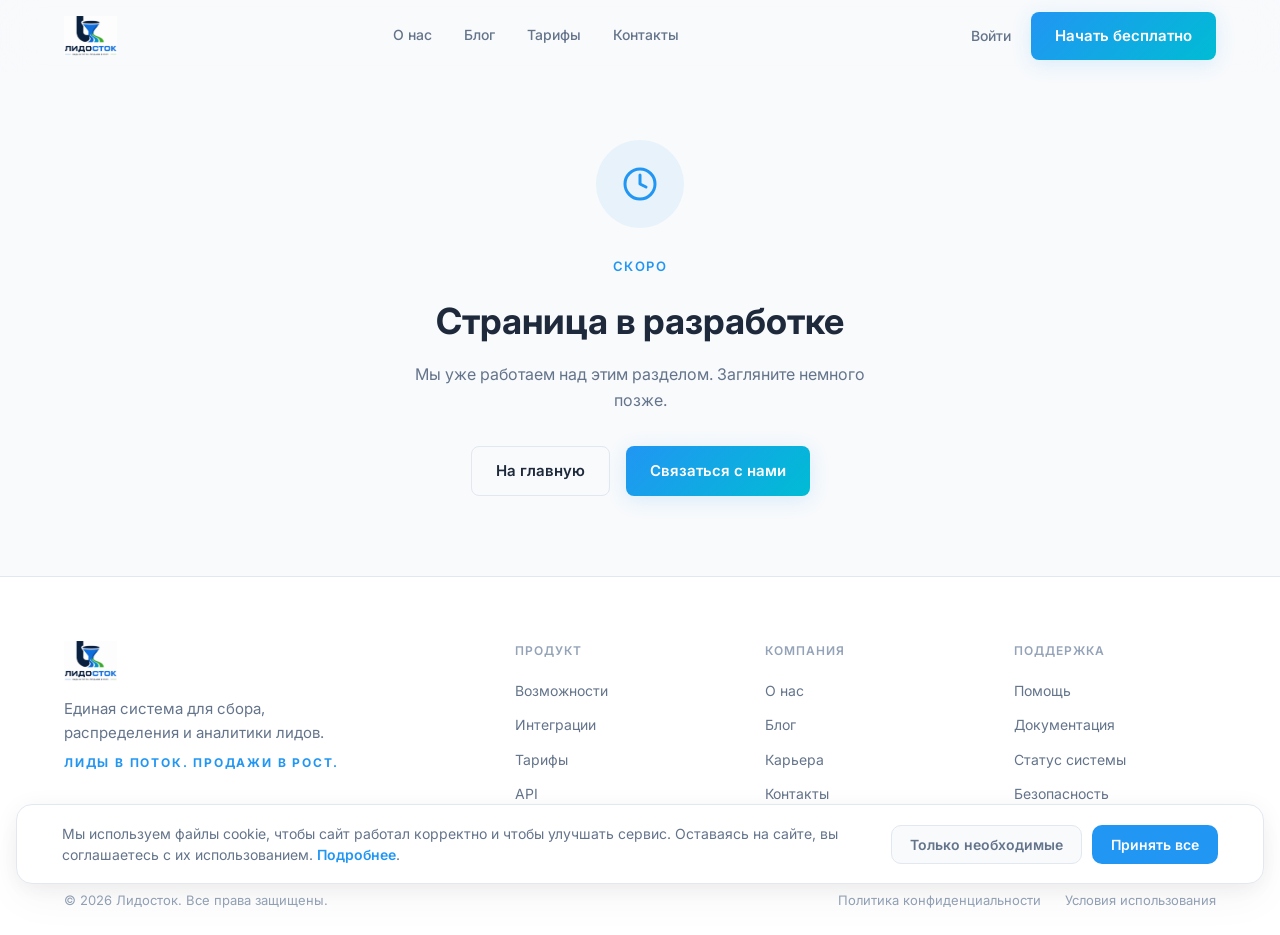
<file: soon.html>
<!DOCTYPE html>
<html lang="ru">
<head>
  <meta charset="UTF-8">
  <meta name="viewport" content="width=device-width, initial-scale=1.0">
  <title>Раздел в разработке — Лидосток</title>
  <link rel="icon" type="image/png" href="images/logo-dark.png">
  <link rel="stylesheet" href="style.css">
  <link href="https://fonts.googleapis.com/css2?family=Inter:wght@300;400;500;600;700;800&display=swap" rel="stylesheet">
</head>
<body class="simple-page">

  <!-- ===== HEADER ===== -->
  <header class="header" id="header">
    <div class="container header-inner">
      <a href="index.html" class="logo">
        <img src="images/logo-light.png" alt="Лидосток" class="logo-img">
      </a>
      <nav class="nav">
        <a href="about.html" class="nav-link">О нас</a>
        <a href="blog.html" class="nav-link">Блог</a>
        <a href="index.html#pricing" class="nav-link">Тарифы</a>
        <a href="contact.html" class="nav-link">Контакты</a>
      </nav>
      <div class="header-buttons">
        <a href="login.html" class="header-login">Войти</a>
        <a href="register.html" class="btn btn-primary">Начать бесплатно</a>
      </div>
      <button class="hamburger" id="hamburger" onclick="toggleMenu()">
        <span></span><span></span><span></span>
      </button>
    </div>
  </header>

  <!-- Mobile Menu -->
  <div class="mobile-menu" id="mobileMenu">
    <button class="mobile-close" onclick="toggleMenu()">&times;</button>
    <a href="about.html" class="mobile-link" onclick="toggleMenu()">О нас</a>
    <a href="blog.html" class="mobile-link" onclick="toggleMenu()">Блог</a>
    <a href="index.html#pricing" class="mobile-link" onclick="toggleMenu()">Тарифы</a>
    <a href="contact.html" class="mobile-link" onclick="toggleMenu()">Контакты</a>
    <a href="login.html" class="mobile-link" onclick="toggleMenu()">Войти</a>
    <a href="register.html" class="btn btn-primary" onclick="toggleMenu()">Начать бесплатно</a>
  </div>

  <!-- ===== SOON ===== -->
  <main class="simple-main">
    <div id="soonContent">
      <div class="simple-icon">
        <svg width="36" height="36" viewBox="0 0 24 24" fill="none" stroke="currentColor" stroke-width="2" stroke-linecap="round" stroke-linejoin="round"><circle cx="12" cy="12" r="10"/><polyline points="12 6 12 12 16 14"/></svg>
      </div>
      <p class="simple-eyebrow">СКОРО</p>
      <h1 class="simple-title">Страница в разработке</h1>
      <p class="simple-text">Мы уже работаем над этим разделом. Загляните немного позже.</p>
      <div class="simple-buttons">
        <a href="index.html" class="btn btn-outline">На главную</a>
        <a href="contact.html" class="btn btn-primary">Связаться с нами</a>
      </div>
    </div>
  </main>

  <!-- ===== FOOTER ===== -->
  <footer class="footer">
    <div class="container">
      <div class="footer-grid">
        <div class="footer-brand">
          <div class="logo">
            <img src="images/logo-light.png" alt="Лидосток" class="logo-img">
          </div>
          <p>Единая система для сбора, распределения и аналитики лидов.</p>
          <p style="margin-top:8px;font-size:12px;font-weight:700;letter-spacing:0.15em;color:var(--blue);">ЛИДЫ В ПОТОК. ПРОДАЖИ В РОСТ.</p>
        </div>
        <div class="footer-col">
          <h4>ПРОДУКТ</h4>
          <a href="index.html#features">Возможности</a>
          <a href="index.html#integrations">Интеграции</a>
          <a href="index.html#pricing">Тарифы</a>
          <a href="soon.html?page=api">API</a>
        </div>
        <div class="footer-col">
          <h4>КОМПАНИЯ</h4>
          <a href="about.html">О нас</a>
          <a href="blog.html">Блог</a>
          <a href="soon.html?page=careers">Карьера</a>
          <a href="contact.html">Контакты</a>
        </div>
        <div class="footer-col">
          <h4>ПОДДЕРЖКА</h4>
          <a href="soon.html?page=help">Помощь</a>
          <a href="soon.html?page=docs">Документация</a>
          <a href="soon.html?page=status">Статус системы</a>
          <a href="soon.html?page=security">Безопасность</a>
        </div>
      </div>
      <div class="footer-bottom">
        <p>&copy; 2026 Лидосток. Все права защищены.</p>
        <div>
          <a href="privacy.html">Политика конфиденциальности</a>
          <a href="terms.html">Условия использования</a>
        </div>
      </div>
    </div>
  </footer>

  <script src="script.js"></script>
  <script src="cookie.js"></script>
</body>
</html>
</file>
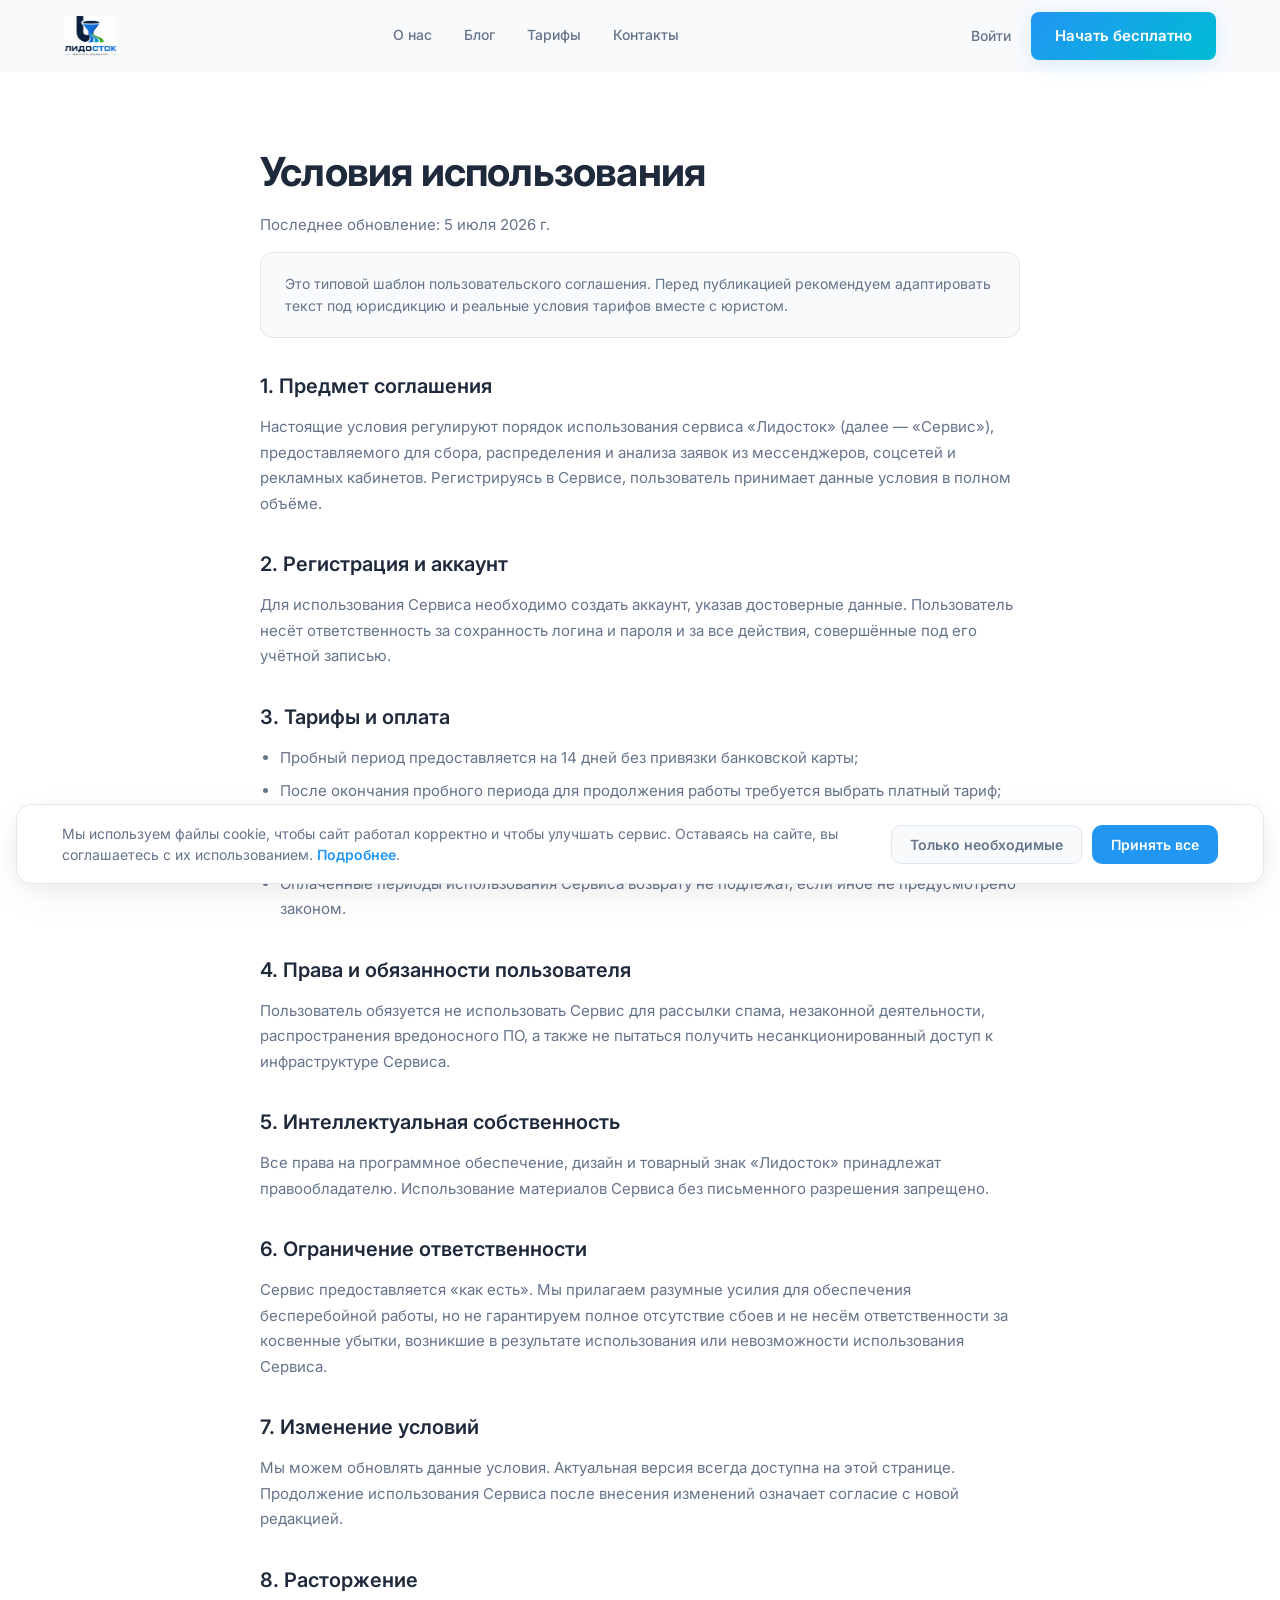
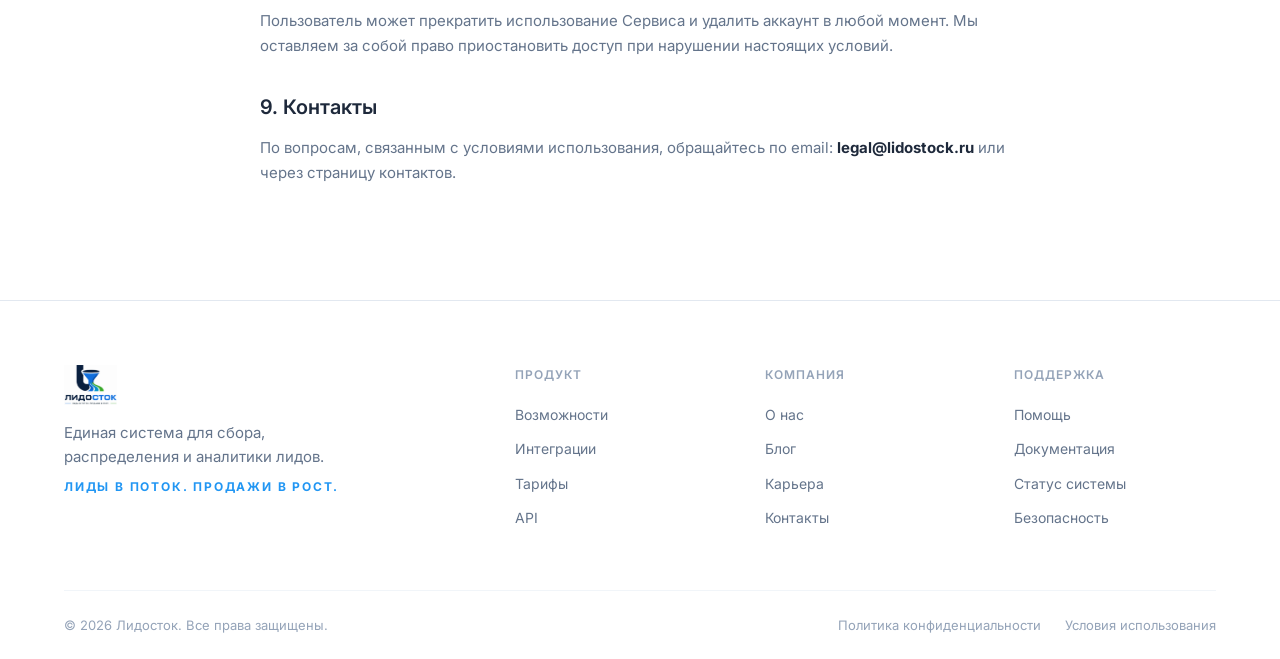
<file: terms.html>
<!DOCTYPE html>
<html lang="ru">
<head>
  <meta charset="UTF-8">
  <meta name="viewport" content="width=device-width, initial-scale=1.0">
  <title>Условия использования — Лидосток</title>
  <link rel="icon" type="image/png" href="images/logo-dark.png">
  <link rel="stylesheet" href="style.css">
  <link href="https://fonts.googleapis.com/css2?family=Inter:wght@300;400;500;600;700;800&display=swap" rel="stylesheet">
</head>
<body>

  <!-- ===== HEADER ===== -->
  <header class="header" id="header">
    <div class="container header-inner">
      <a href="index.html" class="logo">
        <img src="images/logo-light.png" alt="Лидосток" class="logo-img">
      </a>
      <nav class="nav">
        <a href="about.html" class="nav-link">О нас</a>
        <a href="blog.html" class="nav-link">Блог</a>
        <a href="index.html#pricing" class="nav-link">Тарифы</a>
        <a href="contact.html" class="nav-link">Контакты</a>
      </nav>
      <div class="header-buttons">
        <a href="login.html" class="header-login">Войти</a>
        <a href="register.html" class="btn btn-primary">Начать бесплатно</a>
      </div>
      <button class="hamburger" id="hamburger" onclick="toggleMenu()">
        <span></span><span></span><span></span>
      </button>
    </div>
  </header>

  <!-- Mobile Menu -->
  <div class="mobile-menu" id="mobileMenu">
    <button class="mobile-close" onclick="toggleMenu()">&times;</button>
    <a href="about.html" class="mobile-link" onclick="toggleMenu()">О нас</a>
    <a href="blog.html" class="mobile-link" onclick="toggleMenu()">Блог</a>
    <a href="index.html#pricing" class="mobile-link" onclick="toggleMenu()">Тарифы</a>
    <a href="contact.html" class="mobile-link" onclick="toggleMenu()">Контакты</a>
    <a href="login.html" class="mobile-link" onclick="toggleMenu()">Войти</a>
    <a href="register.html" class="btn btn-primary" onclick="toggleMenu()">Начать бесплатно</a>
  </div>

  <!-- ===== TERMS ===== -->
  <main class="legal-main">
    <div class="container">
      <div class="legal-content">
        <h1>Условия использования</h1>
        <p class="legal-updated">Последнее обновление: 5 июля 2026 г.</p>

        <div class="legal-note">
          Это типовой шаблон пользовательского соглашения. Перед публикацией рекомендуем адаптировать текст под юрисдикцию и реальные условия тарифов вместе с юристом.
        </div>

        <h2>1. Предмет соглашения</h2>
        <p>Настоящие условия регулируют порядок использования сервиса «Лидосток» (далее — «Сервис»), предоставляемого для сбора, распределения и анализа заявок из мессенджеров, соцсетей и рекламных кабинетов. Регистрируясь в Сервисе, пользователь принимает данные условия в полном объёме.</p>

        <h2>2. Регистрация и аккаунт</h2>
        <p>Для использования Сервиса необходимо создать аккаунт, указав достоверные данные. Пользователь несёт ответственность за сохранность логина и пароля и за все действия, совершённые под его учётной записью.</p>

        <h2>3. Тарифы и оплата</h2>
        <ul>
          <li>Пробный период предоставляется на 14 дней без привязки банковской карты;</li>
          <li>После окончания пробного периода для продолжения работы требуется выбрать платный тариф;</li>
          <li>Стоимость тарифов указана на странице «Тарифы» и может быть изменена с уведомлением пользователей не менее чем за 14 дней;</li>
          <li>Оплаченные периоды использования Сервиса возврату не подлежат, если иное не предусмотрено законом.</li>
        </ul>

        <h2>4. Права и обязанности пользователя</h2>
        <p>Пользователь обязуется не использовать Сервис для рассылки спама, незаконной деятельности, распространения вредоносного ПО, а также не пытаться получить несанкционированный доступ к инфраструктуре Сервиса.</p>

        <h2>5. Интеллектуальная собственность</h2>
        <p>Все права на программное обеспечение, дизайн и товарный знак «Лидосток» принадлежат правообладателю. Использование материалов Сервиса без письменного разрешения запрещено.</p>

        <h2>6. Ограничение ответственности</h2>
        <p>Сервис предоставляется «как есть». Мы прилагаем разумные усилия для обеспечения бесперебойной работы, но не гарантируем полное отсутствие сбоев и не несём ответственности за косвенные убытки, возникшие в результате использования или невозможности использования Сервиса.</p>

        <h2>7. Изменение условий</h2>
        <p>Мы можем обновлять данные условия. Актуальная версия всегда доступна на этой странице. Продолжение использования Сервиса после внесения изменений означает согласие с новой редакцией.</p>

        <h2>8. Расторжение</h2>
        <p>Пользователь может прекратить использование Сервиса и удалить аккаунт в любой момент. Мы оставляем за собой право приостановить доступ при нарушении настоящих условий.</p>

        <h2>9. Контакты</h2>
        <p>По вопросам, связанным с условиями использования, обращайтесь по email: <strong>legal@lidostock.ru</strong> или через <a href="contact.html">страницу контактов</a>.</p>
      </div>
    </div>
  </main>

  <!-- ===== FOOTER ===== -->
  <footer class="footer">
    <div class="container">
      <div class="footer-grid">
        <div class="footer-brand">
          <div class="logo">
            <img src="images/logo-light.png" alt="Лидосток" class="logo-img">
          </div>
          <p>Единая система для сбора, распределения и аналитики лидов.</p>
          <p style="margin-top:8px;font-size:12px;font-weight:700;letter-spacing:0.15em;color:var(--blue);">ЛИДЫ В ПОТОК. ПРОДАЖИ В РОСТ.</p>
        </div>
        <div class="footer-col">
          <h4>ПРОДУКТ</h4>
          <a href="index.html#features">Возможности</a>
          <a href="index.html#integrations">Интеграции</a>
          <a href="index.html#pricing">Тарифы</a>
          <a href="soon.html?page=api">API</a>
        </div>
        <div class="footer-col">
          <h4>КОМПАНИЯ</h4>
          <a href="about.html">О нас</a>
          <a href="blog.html">Блог</a>
          <a href="soon.html?page=careers">Карьера</a>
          <a href="contact.html">Контакты</a>
        </div>
        <div class="footer-col">
          <h4>ПОДДЕРЖКА</h4>
          <a href="soon.html?page=help">Помощь</a>
          <a href="soon.html?page=docs">Документация</a>
          <a href="soon.html?page=status">Статус системы</a>
          <a href="soon.html?page=security">Безопасность</a>
        </div>
      </div>
      <div class="footer-bottom">
        <p>&copy; 2026 Лидосток. Все права защищены.</p>
        <div>
          <a href="privacy.html">Политика конфиденциальности</a>
          <a href="terms.html">Условия использования</a>
        </div>
      </div>
    </div>
  </footer>

  <script src="script.js"></script>
  <script src="cookie.js"></script>
</body>
</html>
</file>
<file: style.css>
/* ===== RESET & BASE ===== */
* { margin: 0; padding: 0; box-sizing: border-box; }

html {
  scroll-behavior: smooth;
  -webkit-font-smoothing: antialiased;
  -moz-osx-font-smoothing: grayscale;
}

body {
  font-family: 'Inter', -apple-system, BlinkMacSystemFont, 'Segoe UI', sans-serif;
  background: #F8FAFC;
  color: #1E293B;
  line-height: 1.6;
  overflow-x: hidden;
}

img { max-width: 100%; height: auto; display: block; }
a { text-decoration: none; color: inherit; }
button { font-family: inherit; cursor: pointer; }
ul { list-style: none; }

/* ===== VARIABLES ===== */
:root {
  --blue: #2196F3;
  --blue-light: #42A5F5;
  --cyan: #00BCD4;
  --teal: #009688;
  --text: #1E293B;
  --text-secondary: #64748B;
  --text-muted: #94A3B8;
  --bg: #F8FAFC;
  --bg-white: #FFFFFF;
  --bg-card: #FFFFFF;
  --border: #E2E8F0;
  --border-light: #F1F5F9;
  --shadow: 0 1px 3px rgba(0,0,0,0.04), 0 4px 12px rgba(0,0,0,0.04);
  --shadow-lg: 0 4px 24px rgba(0,0,0,0.06), 0 16px 40px rgba(0,0,0,0.04);
  --shadow-blue: 0 4px 20px rgba(33,150,243,0.15);
  --radius: 12px;
  --radius-lg: 16px;
  --max-width: 1200px;
}

/* ===== UTILITIES ===== */
.container {
  max-width: var(--max-width);
  margin: 0 auto;
  padding: 0 24px;
}

.text-center { text-align: center; }
.text-gradient {
  background: linear-gradient(135deg, var(--blue) 0%, var(--cyan) 100%);
  -webkit-background-clip: text;
  -webkit-text-fill-color: transparent;
  background-clip: text;
}

/* ===== BUTTONS ===== */
.btn {
  display: inline-flex;
  align-items: center;
  justify-content: center;
  gap: 8px;
  font-size: 15px;
  font-weight: 600;
  padding: 12px 24px;
  border-radius: 8px;
  border: none;
  transition: all 0.3s ease;
  white-space: nowrap;
}

.btn-primary {
  background: linear-gradient(135deg, var(--blue) 0%, var(--cyan) 100%);
  color: #fff;
  box-shadow: var(--shadow-blue);
}
.btn-primary:hover {
  transform: translateY(-2px);
  box-shadow: 0 6px 28px rgba(33,150,243,0.25);
}

.btn-outline {
  background: transparent;
  color: var(--text);
  border: 1.5px solid var(--border);
}
.btn-outline:hover {
  border-color: var(--blue);
  color: var(--blue);
  background: rgba(33,150,243,0.04);
}

.btn-lg { padding: 16px 32px; font-size: 16px; }
.btn-full { width: 100%; }

/* ===== HEADER ===== */
.header {
  position: fixed;
  top: 0; left: 0; right: 0;
  z-index: 1000;
  height: 72px;
  display: flex;
  align-items: center;
  background: rgba(248,250,252,0.85);
  backdrop-filter: blur(20px);
  -webkit-backdrop-filter: blur(20px);
  border-bottom: 1px solid transparent;
  transition: background 0.3s ease, border-color 0.3s ease;
}
.header.scrolled {
  border-bottom-color: var(--border);
  background: rgba(255,255,255,0.95);
}

.header-inner {
  display: flex;
  align-items: center;
  justify-content: space-between;
  width: 100%;
}

.logo-img { height: 40px; width: auto; }

.nav {
  display: flex;
  align-items: center;
  gap: 32px;
}
.nav-link {
  font-size: 14px;
  font-weight: 500;
  color: var(--text-secondary);
  transition: color 0.3s ease;
  position: relative;
}
.nav-link:hover { color: var(--text); }
.nav-link::after {
  content: '';
  position: absolute;
  bottom: -4px;
  left: 0;
  width: 0;
  height: 2px;
  background: var(--blue);
  transition: width 0.3s ease;
}
.nav-link:hover::after { width: 100%; }

.header-login {
  font-size: 14px;
  font-weight: 500;
  color: var(--text-secondary);
  padding: 8px 16px;
  transition: color 0.3s ease;
}
.header-login:hover { color: var(--text); }

.hamburger {
  display: none;
  flex-direction: column;
  gap: 5px;
  background: none;
  border: none;
  padding: 4px;
}
.hamburger span {
  display: block;
  width: 24px;
  height: 2px;
  background: var(--text);
  border-radius: 2px;
  transition: all 0.3s ease;
}

/* Mobile menu */
.mobile-menu {
  position: fixed;
  inset: 0;
  z-index: 2000;
  background: rgba(255,255,255,0.98);
  backdrop-filter: blur(20px);
  display: flex;
  flex-direction: column;
  align-items: center;
  justify-content: center;
  gap: 32px;
  opacity: 0;
  visibility: hidden;
  transition: all 0.3s ease;
}
.mobile-menu.open { opacity: 1; visibility: visible; }
.mobile-link {
  font-size: 24px;
  font-weight: 600;
  color: var(--text);
}
.mobile-close {
  position: absolute;
  top: 20px;
  right: 24px;
  font-size: 36px;
  background: none;
  border: none;
  color: var(--text);
}

/* ===== HERO ===== */
.hero {
  position: relative;
  min-height: 100vh;
  display: flex;
  align-items: center;
  justify-content: center;
  text-align: center;
  overflow: hidden;
  background: linear-gradient(180deg, #EFF6FF 0%, #F8FAFC 40%, #F0F9FF 100%);
}

.hero-bg {
  position: absolute;
  inset: 0;
  z-index: 0;
}

.hero-gradient {
  position: absolute;
  inset: 0;
  background:
    radial-gradient(ellipse 80% 60% at 50% 0%, rgba(33,150,243,0.08) 0%, transparent 60%),
    radial-gradient(ellipse 60% 50% at 80% 80%, rgba(0,188,212,0.06) 0%, transparent 50%),
    radial-gradient(ellipse 50% 40% at 20% 60%, rgba(0,150,136,0.04) 0%, transparent 50%);
}

.hero-particles {
  position: absolute;
  inset: 0;
  overflow: hidden;
  pointer-events: none;
}

.hero-particles .particle {
  position: absolute;
  width: 2px;
  border-radius: 1px;
  opacity: 0.2;
  animation: particleFall linear infinite;
}

@keyframes particleFall {
  0% { transform: translateY(-100px); opacity: 0; }
  10% { opacity: 0.25; }
  90% { opacity: 0.15; }
  100% { transform: translateY(calc(100vh + 100px)); opacity: 0; }
}

.hero-content {
  position: relative;
  z-index: 2;
  max-width: 800px;
  padding-top: 80px;
  animation: fadeInUp 1s ease both;
}

@keyframes fadeInUp {
  from { opacity: 0; transform: translateY(30px); }
  to { opacity: 1; transform: translateY(0); }
}

.badge {
  display: inline-flex;
  align-items: center;
  gap: 10px;
  background: rgba(255,255,255,0.8);
  border: 1px solid var(--border);
  border-radius: 100px;
  padding: 8px 20px;
  font-size: 13px;
  font-weight: 500;
  color: var(--text-secondary);
  margin-bottom: 28px;
  backdrop-filter: blur(10px);
}

.badge-dot {
  width: 8px;
  height: 8px;
  border-radius: 50%;
  background: var(--teal);
  animation: pulse 2s infinite;
}

@keyframes pulse {
  0%, 100% { opacity: 1; }
  50% { opacity: 0.4; }
}

.hero-title {
  font-size: clamp(36px, 6vw, 72px);
  font-weight: 800;
  line-height: 1.05;
  letter-spacing: -0.03em;
  color: var(--text);
  margin-bottom: 20px;
}

.hero-subtitle {
  font-size: clamp(16px, 2vw, 20px);
  color: var(--text-secondary);
  max-width: 600px;
  margin: 0 auto 40px;
  line-height: 1.7;
}

.hero-buttons {
  display: flex;
  gap: 16px;
  justify-content: center;
  flex-wrap: wrap;
}

.scroll-down {
  position: absolute;
  bottom: 32px;
  left: 50%;
  transform: translateX(-50%);
  color: var(--text-muted);
  animation: bounce 2s infinite ease-in-out;
}

@keyframes bounce {
  0%, 100% { transform: translateX(-50%) translateY(0); }
  50% { transform: translateX(-50%) translateY(8px); }
}

/* ===== PROBLEM SECTION ===== */
.problem-section {
  padding: 100px 0;
  background: #fff;
}
.problem-grid {
  display: grid;
  grid-template-columns: repeat(auto-fit, minmax(280px, 1fr));
  gap: 24px;
}
.problem-card {
  background: var(--bg);
  border: 1px solid var(--border);
  border-radius: var(--radius);
  padding: 32px;
  text-align: center;
  transition: all 0.35s ease;
}
.problem-card:hover {
  transform: translateY(-4px);
  box-shadow: var(--shadow-lg);
}
.problem-icon {
  width: 64px;
  height: 64px;
  border-radius: 50%;
  display: flex;
  align-items: center;
  justify-content: center;
  margin: 0 auto 20px;
}
.problem-card h3 {
  font-size: 18px;
  font-weight: 600;
  color: var(--text);
  margin-bottom: 10px;
}
.problem-card p {
  font-size: 15px;
  color: var(--text-secondary);
  line-height: 1.6;
}

/* ===== MARQUEE ===== */
.marquee-section {
  background: #fff;
  border-top: 1px solid var(--border);
  border-bottom: 1px solid var(--border);
  padding: 32px 0;
  overflow: hidden;
}

.marquee-track {
  display: flex;
  gap: 48px;
  width: max-content;
  will-change: transform;
}
.marquee-track.paused { animation-play-state: paused; }

.marquee-track span {
  font-size: 14px;
  font-weight: 600;
  letter-spacing: 0.1em;
  color: var(--text-muted);
  white-space: nowrap;
  transition: color 0.3s ease;
  opacity: 0.6;
}
.marquee-track span:hover { color: var(--blue); opacity: 1; }

@keyframes marquee {
  0% { transform: translateX(0); }
  100% { transform: translateX(-50%); }
}

/* ===== SECTION HEADERS ===== */
.section-header { margin-bottom: 64px; }
.eyebrow {
  font-size: 13px;
  font-weight: 600;
  letter-spacing: 0.12em;
  color: var(--blue);
  text-transform: uppercase;
  margin-bottom: 16px;
}
.eyebrow.cyan { color: var(--cyan); }
.eyebrow.teal { color: var(--teal); }

.section-title {
  font-size: clamp(28px, 4vw, 48px);
  font-weight: 700;
  letter-spacing: -0.02em;
  line-height: 1.15;
  color: var(--text);
  margin-bottom: 12px;
}
.section-subtitle {
  font-size: 18px;
  color: var(--text-secondary);
  max-width: 560px;
  line-height: 1.6;
}
.text-center .section-subtitle { margin-left: auto; margin-right: auto; }

/* ===== FEATURES ===== */
.features {
  padding: 100px 0;
  background: var(--bg);
}

.features-grid {
  display: grid;
  grid-template-columns: repeat(auto-fit, minmax(300px, 1fr));
  gap: 24px;
}

.feature-card {
  background: var(--bg-card);
  border: 1px solid var(--border);
  border-radius: var(--radius-lg);
  padding: 40px 32px;
  transition: all 0.35s ease;
}
.feature-card:hover {
  transform: translateY(-4px);
  box-shadow: var(--shadow-lg);
  border-color: rgba(33,150,243,0.2);
}

.feature-icon {
  width: 56px;
  height: 56px;
  border-radius: 14px;
  display: flex;
  align-items: center;
  justify-content: center;
  margin-bottom: 24px;
}
.feature-icon.blue { background: rgba(33,150,243,0.08); color: var(--blue); }
.feature-icon.cyan { background: rgba(0,188,212,0.08); color: var(--cyan); }
.feature-icon.teal { background: rgba(0,150,136,0.08); color: var(--teal); }

.feature-title {
  font-size: 20px;
  font-weight: 600;
  color: var(--text);
  margin-bottom: 10px;
}
.feature-desc {
  font-size: 15px;
  color: var(--text-secondary);
  line-height: 1.6;
  margin-bottom: 24px;
}
.feature-stat {
  display: flex;
  align-items: baseline;
  gap: 8px;
  padding-top: 20px;
  border-top: 1px solid var(--border-light);
}
.stat-number {
  font-size: 36px;
  font-weight: 700;
  letter-spacing: -0.02em;
}
.stat-label {
  font-size: 13px;
  font-weight: 500;
  color: var(--text-muted);
  letter-spacing: 0.04em;
}
.blue-text { color: var(--blue); }
.cyan-text { color: var(--cyan); }
.teal-text { color: var(--teal); }

/* ===== DASHBOARD ===== */
.dashboard {
  padding: 100px 0;
  background: #fff;
}

.dashboard-grid {
  display: grid;
  grid-template-columns: 1fr 1fr;
  gap: 64px;
  align-items: center;
  margin-bottom: 64px;
}

.dashboard-text .section-title { margin-bottom: 16px; }
.dashboard-text .section-subtitle { margin-bottom: 32px; }

.checklist {
  display: flex;
  flex-direction: column;
  gap: 14px;
  margin-bottom: 24px;
}
.checklist li {
  display: flex;
  align-items: center;
  gap: 12px;
  font-size: 15px;
  color: var(--text);
}
.checklist li svg { flex-shrink: 0; }

.link-arrow {
  font-size: 15px;
  font-weight: 600;
  color: var(--blue);
  display: inline-flex;
  align-items: center;
  gap: 6px;
  transition: gap 0.3s ease;
}
.link-arrow:hover { gap: 10px; }

.dashboard-img {
  border-radius: var(--radius);
  border: 1px solid var(--border);
  box-shadow: var(--shadow-lg);
  width: 100%;
}

.dashboard-float {
  animation: float 6s ease-in-out infinite;
}

@keyframes float {
  0%, 100% { transform: translateY(0); }
  50% { transform: translateY(-10px); }
}

.dashboard-full { margin-top: 40px; }

/* ===== HOW IT WORKS ===== */
.how-it-works {
  padding: 100px 0;
  background: var(--bg);
}

.steps-grid {
  display: grid;
  grid-template-columns: 1fr auto 1fr auto 1fr;
  gap: 0;
  align-items: start;
}

.step-card {
  position: relative;
  padding: 0 16px;
}
.step-card:first-child { padding-left: 0; }
.step-card:last-child { padding-right: 0; }

.step-number {
  font-size: 80px;
  font-weight: 800;
  line-height: 1;
  color: rgba(33,150,243,0.08);
  position: absolute;
  top: -20px;
  left: 0;
  user-select: none;
}

.step-label {
  font-size: 12px;
  font-weight: 600;
  letter-spacing: 0.1em;
  color: var(--blue);
  text-transform: uppercase;
  margin-bottom: 8px;
  margin-top: 20px;
}

.step-card h3 {
  font-size: 20px;
  font-weight: 600;
  color: var(--text);
  margin-bottom: 10px;
}
.step-card p {
  font-size: 15px;
  color: var(--text-secondary);
  line-height: 1.6;
}

.step-connector {
  width: 40px;
  height: 2px;
  border-top: 2px dashed var(--border);
  margin-top: 60px;
  align-self: start;
}

/* ===== INTEGRATIONS ===== */
.integrations {
  padding: 100px 0;
  background: #fff;
}

.integrations-grid {
  display: grid;
  grid-template-columns: repeat(auto-fill, minmax(260px, 1fr));
  gap: 16px;
}

.integration-card {
  display: flex;
  align-items: center;
  gap: 14px;
  background: var(--bg-card);
  border: 1px solid var(--border);
  border-radius: 10px;
  padding: 18px 20px;
  transition: all 0.3s ease;
  cursor: default;
}
.integration-card:hover {
  border-color: rgba(33,150,243,0.25);
  transform: translateY(-2px);
  box-shadow: var(--shadow);
}

.int-icon {
  width: 40px;
  height: 40px;
  border-radius: 8px;
  background: rgba(33,150,243,0.06);
  display: flex;
  align-items: center;
  justify-content: center;
  font-size: 15px;
  font-weight: 700;
  color: var(--blue);
  flex-shrink: 0;
}

.integration-card strong {
  display: block;
  font-size: 15px;
  font-weight: 500;
  color: var(--text);
}
.integration-card small {
  font-size: 13px;
  color: var(--text-muted);
}

/* ===== TESTIMONIALS ===== */
.testimonials {
  padding: 100px 0;
  background: var(--bg);
}

.testimonials-header-row {
  display: flex;
  justify-content: space-between;
  align-items: flex-end;
  flex-wrap: wrap;
  gap: 16px;
}

.test-nav {
  display: flex;
  gap: 10px;
}

.test-nav-btn {
  width: 44px;
  height: 44px;
  border-radius: 50%;
  border: 1.5px solid var(--border);
  background: #fff;
  color: var(--text-secondary);
  font-size: 14px;
  display: flex;
  align-items: center;
  justify-content: center;
  transition: all 0.3s ease;
}
.test-nav-btn:hover {
  border-color: var(--blue);
  color: var(--blue);
  background: rgba(33,150,243,0.04);
}

.testimonials-scroll {
  display: flex;
  gap: 20px;
  overflow-x: auto;
  scroll-snap-type: x mandatory;
  scroll-behavior: smooth;
  padding-bottom: 8px;
  -webkit-overflow-scrolling: touch;
}
.testimonials-scroll::-webkit-scrollbar { display: none; }

.testimonial-card {
  min-width: 360px;
  max-width: 360px;
  flex-shrink: 0;
  background: #fff;
  border: 1px solid var(--border);
  border-radius: var(--radius-lg);
  padding: 32px;
  scroll-snap-align: start;
  transition: box-shadow 0.3s ease;
}
.testimonial-card:hover { box-shadow: var(--shadow-lg); }

.quote-icon { margin-bottom: 14px; }

.quote-text {
  font-size: 15px;
  line-height: 1.7;
  color: var(--text);
  font-style: italic;
  margin-bottom: 24px;
}

.quote-author {
  display: flex;
  align-items: center;
  gap: 12px;
  padding-top: 20px;
  border-top: 1px solid var(--border-light);
}
.quote-author img {
  width: 44px;
  height: 44px;
  border-radius: 50%;
  object-fit: cover;
}
.quote-author strong {
  display: block;
  font-size: 14px;
  font-weight: 600;
  color: var(--text);
}
.quote-author small {
  font-size: 13px;
  color: var(--text-muted);
}

/* ===== PRICING ===== */
.pricing {
  padding: 100px 0;
  background: #fff;
}

.pricing-grid {
  display: grid;
  grid-template-columns: repeat(auto-fit, minmax(300px, 1fr));
  gap: 24px;
  align-items: stretch;
}

.pricing-card {
  background: var(--bg-card);
  border: 1.5px solid var(--border);
  border-radius: var(--radius-lg);
  padding: 40px 32px;
  display: flex;
  flex-direction: column;
  position: relative;
  transition: all 0.35s ease;
}
.pricing-card:hover {
  transform: translateY(-4px);
  box-shadow: var(--shadow-lg);
}

.pricing-featured {
  border-color: rgba(33,150,243,0.3);
  box-shadow: 0 0 40px rgba(33,150,243,0.06), var(--shadow-lg);
}

.pricing-badge {
  position: absolute;
  top: -12px;
  left: 50%;
  transform: translateX(-50%);
  background: linear-gradient(135deg, var(--blue) 0%, var(--cyan) 100%);
  color: #fff;
  font-size: 11px;
  font-weight: 600;
  letter-spacing: 0.06em;
  text-transform: uppercase;
  padding: 6px 16px;
  border-radius: 100px;
  white-space: nowrap;
}

.pricing-card h3 {
  font-size: 22px;
  font-weight: 600;
  color: var(--text);
  margin-bottom: 12px;
}

.pricing-price {
  font-size: 42px;
  font-weight: 700;
  letter-spacing: -0.02em;
  color: var(--text);
  margin-bottom: 4px;
}
.pricing-price span {
  font-size: 16px;
  font-weight: 400;
  color: var(--text-muted);
}
.pricing-price .price-num {
  font-size: 42px;
  font-weight: 700;
  color: var(--text);
  letter-spacing: -0.02em;
}

.pricing-desc {
  font-size: 15px;
  color: var(--text-secondary);
  margin-bottom: 24px;
}

.pricing-features {
  flex: 1;
  display: flex;
  flex-direction: column;
  gap: 14px;
  margin-bottom: 28px;
}
.pricing-features li {
  display: flex;
  align-items: center;
  gap: 10px;
  font-size: 15px;
  color: var(--text-secondary);
}
.pricing-features li svg { flex-shrink: 0; }

/* ===== CLOSING CTA ===== */
.closing-cta {
  padding: 100px 0;
  background: linear-gradient(180deg, #EFF6FF 0%, #F0F9FF 100%);
}

.cta-box {
  max-width: 640px;
  margin: 0 auto;
  text-align: center;
}

.cta-slogan {
  font-size: 13px;
  font-weight: 700;
  letter-spacing: 0.2em;
  color: var(--blue);
  margin-bottom: 16px;
}

.cta-box h2 {
  font-size: clamp(28px, 4vw, 44px);
  font-weight: 700;
  color: var(--text);
  margin-bottom: 12px;
}

.cta-box > p {
  font-size: 18px;
  color: var(--text-secondary);
  margin-bottom: 32px;
}

.cta-form {
  display: flex;
  gap: 12px;
  justify-content: center;
  flex-wrap: wrap;
  margin-bottom: 12px;
}

.cta-form input {
  background: #fff;
  border: 1.5px solid var(--border);
  border-radius: 10px;
  padding: 14px 20px;
  font-size: 16px;
  color: var(--text);
  width: 300px;
  max-width: 100%;
  outline: none;
  transition: border-color 0.3s ease, box-shadow 0.3s ease;
  font-family: inherit;
}
.cta-form input:focus {
  border-color: var(--blue);
  box-shadow: 0 0 0 3px rgba(33,150,243,0.1);
}
.cta-form input::placeholder { color: var(--text-muted); }

.cta-note {
  font-size: 13px;
  color: var(--text-muted);
}

.cta-success {
  display: none;
  background: rgba(0,150,136,0.08);
  border: 1px solid rgba(0,150,136,0.2);
  border-radius: var(--radius);
  padding: 24px;
  margin-top: 16px;
}
.cta-success p { color: var(--teal); font-size: 16px; }
.cta-success strong { display: block; margin-bottom: 4px; }

/* ===== FOOTER ===== */
.footer {
  background: #fff;
  border-top: 1px solid var(--border);
  padding: 64px 0 0;
}

.footer-grid {
  display: grid;
  grid-template-columns: 2fr 1fr 1fr 1fr;
  gap: 48px;
  padding-bottom: 48px;
}

.footer-brand .logo { margin-bottom: 16px; }
.footer-brand p {
  font-size: 15px;
  color: var(--text-secondary);
  line-height: 1.6;
  max-width: 280px;
}

.footer-col h4 {
  font-size: 12px;
  font-weight: 600;
  letter-spacing: 0.08em;
  color: var(--text-muted);
  text-transform: uppercase;
  margin-bottom: 20px;
}
.footer-col a {
  display: block;
  font-size: 14px;
  color: var(--text-secondary);
  margin-bottom: 12px;
  transition: color 0.3s ease;
}
.footer-col a:hover { color: var(--blue); }

.footer-bottom {
  border-top: 1px solid var(--border-light);
  padding: 24px 0;
  display: flex;
  justify-content: space-between;
  align-items: center;
  flex-wrap: wrap;
  gap: 12px;
}
.footer-bottom p {
  font-size: 13px;
  color: var(--text-muted);
}
.footer-bottom div {
  display: flex;
  gap: 24px;
}
.footer-bottom a {
  font-size: 13px;
  color: var(--text-muted);
  transition: color 0.3s ease;
}
.footer-bottom a:hover { color: var(--text-secondary); }

/* ===== SCROLL REVEAL ===== */
.reveal {
  opacity: 0;
  transform: translateY(40px);
  transition: opacity 0.7s ease, transform 0.7s ease;
}
.reveal.visible {
  opacity: 1;
  transform: translateY(0);
}
.reveal-delay-1 { transition-delay: 0.1s; }
.reveal-delay-2 { transition-delay: 0.2s; }
.reveal-delay-3 { transition-delay: 0.3s; }

/* ===== AUTH PAGES (login / register) ===== */
.auth-page { min-height: 100vh; display: flex; flex-direction: column; }
.auth-main {
  flex: 1;
  display: flex;
  align-items: center;
  justify-content: center;
  padding: 140px 24px 80px;
  background: linear-gradient(180deg, #EFF6FF 0%, #F8FAFC 40%, #F0F9FF 100%);
}
.auth-card {
  width: 100%;
  max-width: 440px;
  background: #fff;
  border: 1px solid var(--border);
  border-radius: var(--radius-lg);
  box-shadow: var(--shadow-lg);
  padding: 48px 40px;
  animation: fadeInUp 0.6s ease both;
}
.auth-card.wide { max-width: 560px; }
.auth-logo { display: flex; justify-content: center; margin-bottom: 24px; }
.auth-logo img { height: 36px; width: auto; }
.auth-plan-badge {
  display: inline-flex;
  align-items: center;
  gap: 8px;
  background: rgba(33,150,243,0.08);
  color: var(--blue);
  font-size: 13px;
  font-weight: 600;
  padding: 8px 16px;
  border-radius: 100px;
  margin: 0 auto 20px;
}
.auth-plan-badge-wrap { display: flex; justify-content: center; }
.auth-title { font-size: 26px; font-weight: 700; text-align: center; color: var(--text); margin-bottom: 8px; letter-spacing: -0.01em; }
.auth-subtitle { font-size: 15px; color: var(--text-secondary); text-align: center; margin-bottom: 32px; line-height: 1.6; }

.form-group { margin-bottom: 20px; }
.form-label { display: block; font-size: 14px; font-weight: 600; color: var(--text); margin-bottom: 8px; }
.form-input, .form-textarea {
  width: 100%;
  background: #fff;
  border: 1.5px solid var(--border);
  border-radius: 10px;
  padding: 12px 16px;
  font-size: 15px;
  color: var(--text);
  outline: none;
  transition: border-color 0.3s ease, box-shadow 0.3s ease;
  font-family: inherit;
}
.form-textarea { resize: vertical; min-height: 120px; line-height: 1.5; }
.form-input:focus, .form-textarea:focus {
  border-color: var(--blue);
  box-shadow: 0 0 0 3px rgba(33,150,243,0.1);
}
.form-input::placeholder, .form-textarea::placeholder { color: var(--text-muted); }
.form-row { display: grid; grid-template-columns: 1fr 1fr; gap: 16px; }

.password-wrapper { position: relative; }
.password-wrapper .form-input { padding-right: 44px; }
.password-toggle {
  position: absolute;
  right: 12px;
  top: 50%;
  transform: translateY(-50%);
  background: none;
  border: none;
  color: var(--text-muted);
  padding: 4px;
  display: flex;
  align-items: center;
  justify-content: center;
}
.password-toggle:hover { color: var(--text-secondary); }

.form-error {
  display: none;
  align-items: center;
  gap: 8px;
  background: rgba(239,68,68,0.08);
  border: 1px solid rgba(239,68,68,0.2);
  color: #DC2626;
  font-size: 14px;
  padding: 12px 16px;
  border-radius: 10px;
  margin-bottom: 20px;
}
.form-error.show { display: flex; }
.form-error.info {
  background: rgba(33,150,243,0.08);
  border-color: rgba(33,150,243,0.2);
  color: var(--blue);
}

.form-checkbox-row {
  display: flex;
  align-items: flex-start;
  gap: 10px;
  margin-bottom: 24px;
  font-size: 14px;
  color: var(--text-secondary);
  line-height: 1.5;
}
.form-checkbox-row input {
  margin-top: 3px;
  accent-color: var(--blue);
  width: 16px;
  height: 16px;
  flex-shrink: 0;
}
.form-checkbox-row a { color: var(--blue); font-weight: 500; }
.form-checkbox-row a:hover { text-decoration: underline; }

.form-options { display: flex; justify-content: space-between; align-items: center; margin-bottom: 24px; font-size: 14px; }
.form-options a { color: var(--blue); font-weight: 500; }
.form-options a:hover { text-decoration: underline; }
.form-remember { display: flex; align-items: center; gap: 8px; color: var(--text-secondary); }
.form-remember input { accent-color: var(--blue); width: 16px; height: 16px; }

.auth-divider {
  display: flex;
  align-items: center;
  gap: 16px;
  margin: 28px 0;
  color: var(--text-muted);
  font-size: 13px;
}
.auth-divider::before, .auth-divider::after { content: ''; flex: 1; height: 1px; background: var(--border); }

.auth-footer-text { text-align: center; font-size: 14px; color: var(--text-secondary); margin-top: 8px; }
.auth-footer-text a { color: var(--blue); font-weight: 600; }
.auth-footer-text a:hover { text-decoration: underline; }

.demo-hint {
  margin-top: 24px;
  padding: 16px 18px;
  background: rgba(33,150,243,0.06);
  border: 1px solid rgba(33,150,243,0.15);
  border-radius: 10px;
  display: flex;
  flex-direction: column;
  gap: 4px;
  font-size: 13px;
  color: var(--text-secondary);
}
.demo-hint strong { color: var(--text); font-size: 13px; margin-bottom: 2px; }
.demo-hint code {
  background: rgba(33,150,243,0.1);
  color: var(--blue);
  padding: 1px 6px;
  border-radius: 5px;
  font-family: ui-monospace, SFMono-Regular, Menlo, monospace;
  font-size: 12px;
}

.auth-success { display: none; text-align: center; }
.auth-success.show { display: block; animation: fadeInUp 0.5s ease both; }
.auth-success-icon {
  width: 64px;
  height: 64px;
  border-radius: 50%;
  background: rgba(0,150,136,0.08);
  color: var(--teal);
  display: flex;
  align-items: center;
  justify-content: center;
  margin: 0 auto 20px;
}
.auth-success h2 { font-size: 22px; font-weight: 700; color: var(--text); margin-bottom: 10px; }
.auth-success p { font-size: 15px; color: var(--text-secondary); line-height: 1.6; margin-bottom: 28px; }

.back-home {
  display: inline-flex;
  align-items: center;
  gap: 6px;
  font-size: 14px;
  font-weight: 500;
  color: var(--text-secondary);
  margin-bottom: 24px;
  transition: color 0.3s ease;
}
.back-home:hover { color: var(--blue); }

/* ===== SIMPLE / PLACEHOLDER PAGES ===== */
.simple-page { min-height: 100vh; display: flex; flex-direction: column; }
.simple-main {
  flex: 1;
  display: flex;
  align-items: center;
  justify-content: center;
  text-align: center;
  padding: 140px 24px 80px;
}
.simple-icon {
  width: 88px;
  height: 88px;
  border-radius: 50%;
  background: rgba(33,150,243,0.08);
  color: var(--blue);
  display: flex;
  align-items: center;
  justify-content: center;
  margin: 0 auto 28px;
}
.simple-eyebrow {
  font-size: 13px;
  font-weight: 600;
  letter-spacing: 0.12em;
  color: var(--blue);
  text-transform: uppercase;
  margin-bottom: 16px;
}
.simple-title { font-size: clamp(26px, 4vw, 36px); font-weight: 700; color: var(--text); margin-bottom: 12px; }
.simple-text { font-size: 16px; color: var(--text-secondary); max-width: 460px; margin: 0 auto 32px; line-height: 1.6; }
.simple-buttons { display: flex; gap: 16px; justify-content: center; flex-wrap: wrap; }

/* ===== LEGAL PAGES (privacy / terms) ===== */
.legal-main { padding: 140px 0 100px; background: #fff; }
.legal-content { max-width: 760px; margin: 0 auto; }
.legal-content h1 { font-size: clamp(28px, 4vw, 40px); font-weight: 700; color: var(--text); margin-bottom: 8px; letter-spacing: -0.02em; }
.legal-updated { font-size: 14px; color: var(--text-muted); margin-bottom: 40px; }
.legal-content h2 { font-size: 20px; font-weight: 600; color: var(--text); margin: 32px 0 12px; }
.legal-content p { font-size: 15px; color: var(--text-secondary); line-height: 1.7; margin-bottom: 14px; }
.legal-content ul { padding-left: 20px; list-style: disc; margin-bottom: 16px; }
.legal-content li { font-size: 15px; color: var(--text-secondary); line-height: 1.7; margin-bottom: 8px; }
.legal-content strong { color: var(--text); }
.legal-note {
  background: var(--bg);
  border: 1px solid var(--border);
  border-radius: var(--radius);
  padding: 20px 24px;
  margin-bottom: 32px;
  font-size: 14px;
  color: var(--text-secondary);
}

/* ===== CONTACT PAGE ===== */
.contact-main {
  padding: 140px 24px 100px;
  background: linear-gradient(180deg, #EFF6FF 0%, #F8FAFC 40%, #F0F9FF 100%);
}
.contact-grid {
  max-width: var(--max-width);
  margin: 0 auto;
  display: grid;
  grid-template-columns: 1fr 1.3fr;
  gap: 48px;
  align-items: start;
}
.contact-info-card {
  background: #fff;
  border: 1px solid var(--border);
  border-radius: var(--radius-lg);
  padding: 40px 32px;
}
.contact-info-item {
  display: flex;
  align-items: flex-start;
  gap: 14px;
  margin-bottom: 24px;
}
.contact-info-item:last-child { margin-bottom: 0; }
.contact-info-icon {
  width: 44px;
  height: 44px;
  border-radius: 10px;
  background: rgba(33,150,243,0.08);
  color: var(--blue);
  display: flex;
  align-items: center;
  justify-content: center;
  flex-shrink: 0;
}
.contact-info-item strong { display: block; font-size: 15px; color: var(--text); margin-bottom: 2px; }
.contact-info-item span, .contact-info-item a { font-size: 14px; color: var(--text-secondary); }
.contact-info-item a:hover { color: var(--blue); }
.contact-form-card {
  background: #fff;
  border: 1px solid var(--border);
  border-radius: var(--radius-lg);
  padding: 40px 40px;
  box-shadow: var(--shadow-lg);
}

@media (max-width: 900px) {
  .contact-grid { grid-template-columns: 1fr; }
}

/* ===== ABOUT PAGE ===== */
.about-main { padding-top: 72px; }
.about-hero {
  padding: 80px 0 64px;
  text-align: center;
  background: linear-gradient(180deg, #EFF6FF 0%, #F8FAFC 60%, #FFFFFF 100%);
}
.about-title { font-size: clamp(32px, 5vw, 52px); font-weight: 800; line-height: 1.1; letter-spacing: -0.02em; color: var(--text); margin-bottom: 24px; }
.grad-text { background: linear-gradient(120deg, var(--blue), var(--teal)); -webkit-background-clip: text; background-clip: text; color: transparent; }
.about-lead { max-width: 620px; margin: 0 auto 32px; font-size: 18px; line-height: 1.7; color: var(--text-secondary); }
.about-cta { display: flex; gap: 16px; justify-content: center; flex-wrap: wrap; }

.about-stats { padding: 48px 0; border-bottom: 1px solid var(--border); }
.about-stats-grid { display: grid; grid-template-columns: repeat(3, 1fr); gap: 32px; }
.about-stat { text-align: center; }
.about-stat-num { font-size: 56px; font-weight: 800; line-height: 1; background: linear-gradient(120deg, var(--blue), var(--teal)); -webkit-background-clip: text; background-clip: text; color: transparent; }
.about-stat-label { margin-top: 12px; font-size: 15px; color: var(--text-secondary); line-height: 1.5; }

.about-story { padding: 72px 0; }
.about-story-grid { display: grid; grid-template-columns: 1fr 1fr; gap: 56px; align-items: center; }
.about-story-text p { font-size: 16px; line-height: 1.7; color: var(--text-secondary); margin-bottom: 16px; }
.about-values { display: flex; flex-direction: column; gap: 20px; }
.about-value { display: flex; gap: 16px; align-items: flex-start; background: var(--bg-card); border: 1px solid var(--border); border-radius: var(--radius); padding: 20px; box-shadow: var(--shadow); }
.about-value-icon { width: 44px; height: 44px; border-radius: 12px; background: rgba(33,150,243,0.1); color: var(--blue); display: flex; align-items: center; justify-content: center; flex-shrink: 0; }
.about-value strong { display: block; font-size: 16px; color: var(--text); margin-bottom: 4px; }
.about-value p { font-size: 14px; color: var(--text-secondary); line-height: 1.5; margin: 0; }

.about-follow { padding: 72px 0; background: linear-gradient(180deg, #FFFFFF, #F0F9FF); border-top: 1px solid var(--border); }
.about-follow-inner { display: grid; grid-template-columns: 1.3fr 1fr; gap: 48px; align-items: center; }
.about-qr { display: flex; flex-direction: column; justify-content: center; }
.about-qr img { width: 240px; height: 240px; border-radius: var(--radius-lg); box-shadow: var(--shadow-lg); border: 1px solid var(--border); }

.social-links { display: flex; flex-direction: column; gap: 12px; margin-top: 8px; max-width: 380px; }
.social-link {
  display: flex; align-items: center; gap: 14px;
  padding: 14px 16px; border-radius: var(--radius);
  background: var(--bg-card); border: 1px solid var(--border);
  box-shadow: var(--shadow); transition: transform 0.15s, box-shadow 0.15s, border-color 0.15s;
}
.social-link:hover { transform: translateY(-2px); box-shadow: var(--shadow-lg); }
.social-link svg { width: 40px; height: 40px; padding: 10px; border-radius: 12px; color: #fff; flex-shrink: 0; box-sizing: border-box; }
.social-link span { display: flex; flex-direction: column; font-size: 13px; color: var(--text-secondary); }
.social-link strong { color: var(--text); font-size: 15px; margin-bottom: 1px; }
.social-tg svg { background: linear-gradient(135deg, #2AABEE, #229ED9); }
.social-tg:hover { border-color: #229ED9; }
.social-vk svg { background: linear-gradient(135deg, #4C6EF5, #3B5BDB); }
.social-vk:hover { border-color: #4C6EF5; }
.social-ig svg { background: linear-gradient(135deg, #F58529, #DD2A7B, #8134AF); }
.social-ig:hover { border-color: #DD2A7B; }

/* соцсети на странице контактов */
.contact-socials { margin-top: 26px; padding-top: 22px; border-top: 1px solid var(--border); }
.contact-socials > strong { display: block; font-size: 14px; color: var(--text); margin-bottom: 12px; }
.contact-socials-row { display: flex; gap: 10px; flex-wrap: wrap; }
.contact-social {
  display: inline-flex; align-items: center; gap: 8px;
  padding: 8px 14px; border-radius: 100px; font-size: 14px; font-weight: 600;
  color: var(--text); background: var(--bg); border: 1px solid var(--border);
  transition: transform 0.15s, box-shadow 0.15s, border-color 0.15s;
}
.contact-social:hover { transform: translateY(-2px); box-shadow: var(--shadow); }
.contact-social svg { width: 30px; height: 30px; padding: 6px; border-radius: 8px; color: #fff; box-sizing: border-box; }

/* ===== BLOG PAGE ===== */
.blog-main { padding: 120px 0 100px; }
.blog-featured {
  display: grid; grid-template-columns: 1.4fr 1fr; gap: 40px; align-items: center;
  background: var(--bg-card); border: 1px solid var(--border); border-radius: var(--radius-lg);
  padding: 40px; box-shadow: var(--shadow-lg); margin-bottom: 48px;
}
.blog-featured-text h2 { font-size: 28px; font-weight: 700; color: var(--text); margin: 12px 0 16px; letter-spacing: -0.01em; }
.blog-featured-text p { font-size: 16px; line-height: 1.7; color: var(--text-secondary); margin-bottom: 24px; }
.blog-tag { display: inline-block; font-size: 12px; font-weight: 700; letter-spacing: 0.08em; text-transform: uppercase; color: var(--blue); background: rgba(33,150,243,0.1); padding: 6px 12px; border-radius: 100px; }
.blog-featured-qr { text-align: center; }
.blog-featured-qr img { width: 200px; height: 200px; border-radius: var(--radius); border: 1px solid var(--border); box-shadow: var(--shadow); }
.blog-featured-qr span { display: block; margin-top: 12px; font-weight: 600; color: var(--text); }

.blog-grid { display: grid; grid-template-columns: repeat(3, 1fr); gap: 24px; }
.blog-card { background: var(--bg-card); border: 1px solid var(--border); border-radius: var(--radius); padding: 24px; box-shadow: var(--shadow); transition: transform 0.2s, box-shadow 0.2s; }
.blog-card:hover { transform: translateY(-4px); box-shadow: var(--shadow-lg); }
.blog-card-badge { display: inline-block; font-size: 12px; font-weight: 600; color: var(--text-muted); background: var(--bg); padding: 4px 10px; border-radius: 100px; margin-bottom: 12px; }
.blog-card h3 { font-size: 18px; font-weight: 700; color: var(--text); margin-bottom: 10px; line-height: 1.35; }
.blog-card p { font-size: 14px; color: var(--text-secondary); line-height: 1.6; margin-bottom: 16px; }
.blog-card-meta { font-size: 13px; color: var(--text-muted); }

@media (max-width: 900px) {
  .about-story-grid, .about-follow-inner, .blog-featured { grid-template-columns: 1fr; }
  .about-stats-grid { grid-template-columns: 1fr; gap: 24px; }
  .blog-grid { grid-template-columns: 1fr; }
  .about-follow-inner { text-align: center; }
  .about-qr { margin-top: 24px; }
}

/* ===== RESPONSIVE ===== */
@media (max-width: 1024px) {
  .steps-grid {
    grid-template-columns: 1fr;
    gap: 40px;
  }
  .step-connector { display: none; }
  .step-card { padding: 0; }
  .footer-grid { grid-template-columns: 1fr 1fr; }
}

@media (max-width: 768px) {
  .nav { display: none; }
  .hamburger { display: flex; }
  .header-buttons { display: none; }

  .hero-title { font-size: 36px; }
  .hero-buttons { flex-direction: column; align-items: center; }
  .hero-buttons .btn { width: 100%; max-width: 280px; }

  .dashboard-grid { grid-template-columns: 1fr; }
  .features-grid { grid-template-columns: 1fr; }
  .pricing-grid { grid-template-columns: 1fr; }
  .integrations-grid { grid-template-columns: 1fr 1fr; }
  .footer-grid { grid-template-columns: 1fr; gap: 32px; }

  .cta-form { flex-direction: column; align-items: center; }
  .cta-form input { width: 100%; max-width: 360px; }
  .cta-form .btn { width: 100%; max-width: 360px; }

  .footer-bottom { flex-direction: column; text-align: center; }

  .auth-card { padding: 36px 24px; }
  .form-row { grid-template-columns: 1fr; }
  .contact-form-card { padding: 32px 24px; }
}

@media (max-width: 480px) {
  .integrations-grid { grid-template-columns: 1fr; }
  .testimonial-card { min-width: 280px; max-width: 280px; }
}

/* ===== REDUCED MOTION ===== */
@media (prefers-reduced-motion: reduce) {
  *, *::before, *::after {
    animation-duration: 0.01ms !important;
    transition-duration: 0.01ms !important;
  }
  .reveal { opacity: 1; transform: none; }
}

/* ===================================================================
   Тарифы: 4 блока, переключатель периода, Meta-надбавка, FAQ
   =================================================================== */
.billing-switch {
  display: inline-flex; gap: 4px; margin: 0 auto 40px; padding: 5px;
  background: var(--bg); border: 1px solid var(--border); border-radius: 100px;
  justify-content: center; flex-wrap: wrap;
}
.billing-switch { display: flex; width: fit-content; margin-left: auto; margin-right: auto; }
.billing-opt {
  border: none; background: none; padding: 9px 18px; border-radius: 100px;
  font-size: 14px; font-weight: 600; color: var(--text-secondary); cursor: pointer;
  font-family: inherit; transition: all 0.15s; display: flex; align-items: center; gap: 6px;
}
.billing-opt span { font-size: 12px; color: var(--teal); font-weight: 700; }
.billing-opt.active { background: var(--bg-white); color: var(--text); box-shadow: var(--shadow); }
.billing-opt.active span { color: var(--teal); }

.pricing-grid-4 { display: grid; grid-template-columns: repeat(4, 1fr); gap: 20px; align-items: stretch; }
.pricing-free { background: linear-gradient(180deg, #F0F9FF, var(--bg-white)); }
.pricing-sub { font-size: 12.5px; color: var(--teal); font-weight: 600; min-height: 16px; margin: 2px 0 0; }
.price-custom { font-size: 26px; font-weight: 800; color: var(--text); }
.pricing-note { font-size: 12px; color: var(--text-muted); margin-top: 12px; text-align: center; }

.pricing-features li { position: relative; padding-left: 26px; }
.pricing-features li svg { display: none; }
.pricing-features li.pf-yes::before,
.pricing-features li.pf-no::before {
  position: absolute; left: 0; top: 50%; transform: translateY(-50%);
  width: 18px; height: 18px; border-radius: 50%; font-size: 11px; font-weight: 700;
  display: flex; align-items: center; justify-content: center;
}
.pricing-features li.pf-yes::before { content: "✓"; background: rgba(0,150,136,0.12); color: var(--teal); }
.pricing-features li.pf-no::before { content: "✕"; background: var(--bg); color: var(--text-muted); }
.pricing-features li.pf-no { color: var(--text-muted); }

/* Meta add-on — градиентный блок под тарифами */
.meta-addon { margin-top: 40px; border-radius: var(--radius-lg); overflow: hidden; }
.meta-addon-inner {
  display: flex; align-items: center; justify-content: space-between; gap: 24px; flex-wrap: wrap;
  padding: 32px 36px;
  background: linear-gradient(120deg, #F58529 0%, #DD2A7B 55%, #8134AF 100%);
  color: #fff;
}
.meta-addon-eyebrow { font-size: 12px; font-weight: 700; letter-spacing: 0.12em; opacity: 0.85; margin-bottom: 6px; }
.meta-addon-text h3 { font-size: 24px; font-weight: 700; margin-bottom: 8px; }
.meta-addon-text p { font-size: 15px; line-height: 1.6; opacity: 0.95; max-width: 640px; }
.meta-addon-text strong { font-weight: 800; }
.btn-light { background: #fff; color: #C13584; font-weight: 700; white-space: nowrap; }
.btn-light:hover { background: #fff; transform: translateY(-2px); box-shadow: 0 8px 24px rgba(0,0,0,0.18); }

/* FAQ */
.faq { padding: 90px 0; background: var(--bg); }
.faq-container { max-width: 760px; }
.faq-list { display: flex; flex-direction: column; gap: 12px; margin-top: 40px; }
.faq-item { background: var(--bg-white); border: 1px solid var(--border); border-radius: var(--radius); overflow: hidden; }
.faq-item summary {
  list-style: none; cursor: pointer; padding: 20px 24px; font-size: 16px; font-weight: 600; color: var(--text);
  display: flex; align-items: center; justify-content: space-between; gap: 16px;
}
.faq-item summary::-webkit-details-marker { display: none; }
.faq-item summary::after {
  content: ""; width: 10px; height: 10px; flex-shrink: 0;
  border-right: 2px solid var(--text-muted); border-bottom: 2px solid var(--text-muted);
  transform: rotate(45deg); transition: transform 0.2s; margin-top: -4px;
}
.faq-item[open] summary::after { transform: rotate(-135deg); margin-top: 4px; }
.faq-item[open] summary { color: var(--blue); }
.faq-answer { padding: 0 24px 20px; font-size: 15px; line-height: 1.65; color: var(--text-secondary); }

@media (max-width: 1000px) { .pricing-grid-4 { grid-template-columns: repeat(2, 1fr); } }
@media (max-width: 560px) {
  .pricing-grid-4 { grid-template-columns: 1fr; }
  .meta-addon-inner { flex-direction: column; text-align: center; padding: 28px 22px; }
}

/* ===== Cookie-баннер ===== */
.cookie-banner {
  position: fixed; left: 16px; right: 16px; bottom: 16px; z-index: 300;
  background: var(--bg-white); border: 1px solid var(--border); border-radius: var(--radius-lg);
  box-shadow: var(--shadow-lg); opacity: 0; transform: translateY(16px); transition: all 0.3s ease;
}
.cookie-banner.show { opacity: 1; transform: none; }
.cookie-inner {
  display: flex; align-items: center; gap: 20px; flex-wrap: wrap; justify-content: space-between;
  padding: 18px 22px; max-width: var(--max-width); margin: 0 auto;
}
.cookie-text { font-size: 14px; color: var(--text-secondary); line-height: 1.5; margin: 0; flex: 1; min-width: 260px; }
.cookie-text a { color: var(--blue); font-weight: 600; }
.cookie-actions { display: flex; gap: 10px; flex-shrink: 0; }
.cookie-btn { padding: 10px 18px; border-radius: 10px; font-size: 14px; font-weight: 600; font-family: inherit; cursor: pointer; border: 1px solid transparent; transition: all 0.15s; }
.cookie-btn-ghost { background: var(--bg); color: var(--text-secondary); border-color: var(--border); }
.cookie-btn-ghost:hover { background: var(--border-light); }
.cookie-btn-primary { background: var(--blue); color: #fff; }
.cookie-btn-primary:hover { background: #1E88E5; }
@media (max-width: 560px) { .cookie-actions { width: 100%; } .cookie-btn { flex: 1; } }

/* ===== Конструктор подписки (калькулятор) ===== */
.calc-main { padding: 120px 0 90px; }
.calc-layout { display: grid; grid-template-columns: 1.5fr 1fr; gap: 32px; align-items: start; }
.calc-controls { display: flex; flex-direction: column; gap: 22px; }
.calc-base { background: linear-gradient(135deg, rgba(33,150,243,0.08), rgba(0,150,136,0.06)); border: 1px solid var(--border); border-radius: var(--radius); padding: 20px 22px; }
.calc-base-badge { font-size: 16px; font-weight: 700; color: var(--text); margin-bottom: 6px; }
.calc-base p { font-size: 14px; color: var(--text-secondary); line-height: 1.5; margin: 0; }
.calc-group { background: var(--bg-white); border: 1px solid var(--border); border-radius: var(--radius); padding: 20px 22px; box-shadow: var(--shadow); }
.calc-group h4 { font-size: 13px; text-transform: uppercase; letter-spacing: 0.06em; color: var(--text-muted); margin: 0 0 14px; }
.calc-row { display: flex; align-items: center; justify-content: space-between; gap: 16px; padding: 10px 0; border-bottom: 1px solid var(--border-light); }
.calc-row:last-child { border-bottom: none; }
.calc-row-toggle { cursor: pointer; }
.calc-row-info { display: flex; flex-direction: column; gap: 2px; }
.calc-row-label { font-size: 15px; font-weight: 500; color: var(--text); }
.calc-row-price { font-size: 13px; color: var(--text-muted); }
.calc-stepper { display: flex; align-items: center; gap: 12px; }
.calc-stepper button { width: 32px; height: 32px; border-radius: 8px; border: 1px solid var(--border); background: var(--bg); color: var(--text); font-size: 18px; cursor: pointer; display: flex; align-items: center; justify-content: center; transition: all 0.15s; }
.calc-stepper button:hover { border-color: var(--blue); color: var(--blue); }
.calc-stepper span { min-width: 22px; text-align: center; font-weight: 700; font-size: 15px; }
.calc-select { width: 100%; padding: 11px 14px; border: 1px solid var(--border); border-radius: 10px; font-size: 14px; font-family: inherit; color: var(--text); background: var(--bg-white); cursor: pointer; }
.calc-period { display: flex; gap: 8px; flex-wrap: wrap; }
.calc-period-opt { padding: 9px 14px; border-radius: 10px; border: 1px solid var(--border); background: var(--bg); font-size: 13px; font-weight: 600; color: var(--text-secondary); cursor: pointer; font-family: inherit; transition: all 0.15s; }
.calc-period-opt.active { background: var(--blue); color: #fff; border-color: var(--blue); }

/* переключатель (тумблер) для калькулятора */
.calc-row .switch { position: relative; width: 42px; height: 24px; flex-shrink: 0; }
.calc-row .switch input { opacity: 0; width: 0; height: 0; }
.calc-row .slider { position: absolute; inset: 0; background: var(--border); border-radius: 100px; transition: 0.2s; cursor: pointer; }
.calc-row .slider::before { content: ""; position: absolute; width: 18px; height: 18px; left: 3px; top: 3px; background: #fff; border-radius: 50%; transition: 0.2s; box-shadow: 0 1px 3px rgba(0,0,0,0.2); }
.calc-row .switch input:checked + .slider { background: var(--blue); }
.calc-row .switch input:checked + .slider::before { transform: translateX(18px); }

.calc-summary { position: sticky; top: 96px; background: var(--bg-white); border: 1px solid var(--border); border-radius: var(--radius-lg); padding: 26px; box-shadow: var(--shadow-lg); }
.calc-summary h3 { font-size: 18px; font-weight: 700; margin-bottom: 18px; }
.calc-sum-list { display: flex; flex-direction: column; gap: 2px; margin-bottom: 16px; }
.calc-sum-row { display: flex; align-items: center; justify-content: space-between; padding: 8px 0; font-size: 14px; color: var(--text-secondary); border-bottom: 1px solid var(--border-light); }
.calc-sum-row:last-child { border-bottom: none; }
.calc-sum-disc { color: var(--teal); font-weight: 600; }
.calc-sum-total { display: flex; align-items: center; justify-content: space-between; padding: 16px 0 6px; }
.calc-sum-total span { font-size: 15px; color: var(--text-secondary); }
.calc-sum-total strong { font-size: 28px; font-weight: 800; color: var(--text); display: flex; align-items: baseline; gap: 8px; }
.calc-sum-total s { font-size: 15px; font-weight: 500; color: var(--text-muted); }
.calc-sum-period { font-size: 14px; color: var(--text-secondary); padding: 12px 0 18px; }
.calc-sum-period strong { color: var(--text); font-size: 16px; }
.calc-note { font-size: 12px; color: var(--text-muted); line-height: 1.5; margin-top: 14px; }

@media (max-width: 900px) {
  .calc-layout { grid-template-columns: 1fr; }
  .calc-summary { position: static; }
}

.pricing-constructor-link { text-align: center; margin-top: 28px; font-size: 15px; color: var(--text-secondary); }
.pricing-constructor-link a { color: var(--blue); font-weight: 700; }
.pricing-constructor-link a:hover { text-decoration: underline; }

/* ===== Интеграции: бейдж «Скоро» ===== */
.integration-card { position: relative; }
.integration-card.soon { opacity: 0.62; }
.int-soon {
  position: absolute; top: 10px; right: 10px;
  font-size: 10px; font-weight: 700; letter-spacing: 0.04em; text-transform: uppercase;
  color: var(--text-muted); background: var(--bg); border: 1px solid var(--border);
  padding: 2px 8px; border-radius: 100px;
}

/* строка «входит всегда» в калькуляторе */
.calc-row-fixed { cursor: default; }
.calc-included { font-size: 12px; font-weight: 700; color: var(--teal); background: rgba(0,150,136,0.1); padding: 5px 12px; border-radius: 100px; white-space: nowrap; }

/* ============================================================
   ROADMAP / КАРТА РАЗВИТИЯ
   ============================================================ */
.rm-hero { position: relative; padding: 130px 0 40px; text-align: center; overflow: hidden; }
.rm-hero-glow { position: absolute; top: -180px; left: 50%; transform: translateX(-50%); width: 900px; height: 500px;
  background: radial-gradient(closest-side, rgba(33,150,243,0.18), rgba(0,188,212,0.08) 55%, transparent 75%);
  filter: blur(20px); pointer-events: none; animation: rmGlow 8s ease-in-out infinite alternate; }
@keyframes rmGlow { from { opacity: 0.7; transform: translateX(-50%) scale(1); } to { opacity: 1; transform: translateX(-52%) scale(1.08); } }
.rm-hero-title { font-size: clamp(30px, 5vw, 52px); font-weight: 800; letter-spacing: -0.02em; margin: 8px 0 16px; }
.grad-text { background: linear-gradient(100deg, var(--blue), var(--cyan) 60%, var(--teal)); -webkit-background-clip: text; background-clip: text; color: transparent; }
.rm-hero-sub { max-width: 620px; margin: 0 auto; font-size: 17px; color: var(--text-secondary); line-height: 1.6; }
.rm-legend { display: flex; gap: 22px; justify-content: center; flex-wrap: wrap; margin-top: 26px; }
.rm-leg { display: inline-flex; align-items: center; gap: 8px; font-size: 14px; color: var(--text-secondary); font-weight: 500; }
.rm-leg .dot { width: 11px; height: 11px; border-radius: 50%; }
.dot.done { background: var(--teal); box-shadow: 0 0 0 4px rgba(0,150,136,0.14); }
.dot.doing { background: var(--blue); box-shadow: 0 0 0 4px rgba(33,150,243,0.14); }
.dot.planned { background: var(--text-muted); box-shadow: 0 0 0 4px rgba(148,163,184,0.14); }

.rm-section { padding: 40px 0 90px; }

/* ---- Таймлайн: центральный «хребет» + карточки зигзагом ---- */
.roadmap-timeline { position: relative; max-width: 940px; margin: 0 auto; padding: 20px 0; }
.tl-track { position: absolute; top: 0; bottom: 0; left: 50%; width: 4px; transform: translateX(-50%);
  background: var(--border-light); border-radius: 4px; overflow: hidden; }
.tl-progress { position: absolute; top: 0; left: 0; width: 100%; height: 0;
  background: linear-gradient(var(--blue), var(--cyan), var(--teal)); border-radius: 4px; transition: height 0.2s linear; }

.tl-node { position: relative; width: 50%; padding: 22px 44px; box-sizing: border-box; }
.tl-node[data-side="left"] { left: 0; text-align: right; }
.tl-node[data-side="right"] { left: 50%; text-align: left; }

.tl-marker { position: absolute; top: 34px; width: 20px; height: 20px; border-radius: 50%; background: #fff;
  border: 4px solid var(--text-muted); z-index: 2; }
.tl-node[data-side="left"] .tl-marker { right: -10px; }
.tl-node[data-side="right"] .tl-marker { left: -10px; }
.tl-marker.done { border-color: var(--teal); }
.tl-marker.doing { border-color: var(--blue); animation: tlPulse 2s infinite; }
.tl-marker.planned { border-color: var(--text-muted); }
.tl-marker.flagship { border-color: var(--cyan); background: var(--cyan); box-shadow: 0 0 0 6px rgba(0,188,212,0.18); animation: tlPulse 2.4s infinite; }
@keyframes tlPulse { 0% { box-shadow: 0 0 0 0 rgba(33,150,243,0.35); } 70% { box-shadow: 0 0 0 12px rgba(33,150,243,0); } 100% { box-shadow: 0 0 0 0 rgba(33,150,243,0); } }

.tl-card { display: inline-block; text-align: left; background: var(--bg-white); border: 1px solid var(--border);
  border-radius: var(--radius-lg); padding: 24px 26px; box-shadow: var(--shadow); position: relative; }
.tl-card h3 { font-size: 20px; font-weight: 700; margin: 10px 0 14px; }
.tl-badge { display: inline-block; font-size: 12px; font-weight: 700; letter-spacing: 0.03em; padding: 5px 12px; border-radius: 100px; text-transform: uppercase; }
.tl-badge.done { background: rgba(0,150,136,0.12); color: var(--teal); }
.tl-badge.doing { background: rgba(33,150,243,0.12); color: var(--blue); }
.tl-badge.planned { background: rgba(148,163,184,0.14); color: var(--text-secondary); }
.tl-badge.flagship { background: linear-gradient(100deg, var(--blue), var(--cyan)); color: #fff; }

.tl-list { list-style: none; margin: 0; padding: 0; display: flex; flex-direction: column; gap: 11px; }
.tl-list li { position: relative; padding-left: 26px; font-size: 14.5px; line-height: 1.55; color: var(--text-secondary); }
.tl-list li b { color: var(--text); font-weight: 600; }
.tl-list li::before { content: ""; position: absolute; left: 0; top: 5px; width: 14px; height: 14px; border-radius: 50%; }
.tl-list li.ok::before { background: var(--teal); box-shadow: inset 0 0 0 3px #fff, 0 0 0 1px var(--teal); }
.tl-list li.ok::after { content: "✓"; position: absolute; left: 2.5px; top: 2px; font-size: 9px; color: #fff; font-weight: 800; }
.tl-list li.doing::before { background: var(--blue); box-shadow: inset 0 0 0 3px #fff, 0 0 0 1px var(--blue); }
.tl-list li.plan::before { background: #fff; border: 2px solid var(--border); top: 6px; width: 12px; height: 12px; }
.tl-lead { font-size: 15px; color: var(--text-secondary); line-height: 1.6; margin: 0 0 16px; }

/* Флагман */
.tl-card.is-flagship { border: 0; background: linear-gradient(150deg, #0B2A4A, #10243f); color: #E6F0FA; overflow: hidden; box-shadow: 0 20px 50px rgba(11,42,74,0.35); }
.tl-card.is-flagship h3 { color: #fff; font-size: 22px; }
.tl-card.is-flagship .tl-lead { color: #B8D2EA; }
.tl-card.is-flagship .tl-list li { color: #B8D2EA; }
.tl-card.is-flagship .tl-list li b { color: #fff; }
.tl-card.is-flagship .tl-list li.plan::before { background: transparent; border-color: rgba(255,255,255,0.35); }
.flag-ribbon { position: absolute; top: 16px; right: -34px; transform: rotate(45deg); background: var(--cyan); color: #06212e;
  font-size: 10px; font-weight: 800; letter-spacing: 0.06em; padding: 5px 40px; text-transform: uppercase; }

/* Появление при скролле */
.tl-node { opacity: 0; transform: translateY(28px); transition: opacity 0.6s ease, transform 0.6s ease; }
.tl-node[data-side="left"] { transform: translate(-24px, 28px); }
.tl-node[data-side="right"] { transform: translate(24px, 28px); }
.tl-node.in { opacity: 1; transform: translate(0, 0); }

/* CTA */
.rm-cta { text-align: center; margin: 70px auto 0; max-width: 640px; }
.rm-cta h2 { font-size: 28px; font-weight: 800; margin-bottom: 12px; }
.rm-cta p { color: var(--text-secondary); font-size: 16px; margin-bottom: 24px; }
.rm-cta-btns { display: flex; gap: 14px; justify-content: center; flex-wrap: wrap; }

/* Мобильный: одна линия слева, карточки в столбик */
@media (max-width: 760px) {
  .tl-track { left: 18px; }
  .tl-node, .tl-node[data-side="left"], .tl-node[data-side="right"] { width: 100%; left: 0; text-align: left; padding: 16px 0 16px 46px; }
  .tl-node[data-side="left"] .tl-marker, .tl-node[data-side="right"] .tl-marker { left: 9px; right: auto; }
  .tl-card { display: block; }
  .tl-node[data-side="left"], .tl-node[data-side="right"] { transform: translate(0, 28px); }
  .tl-node.in { transform: translate(0,0); }
  .flag-ribbon { right: -40px; }
}

/* ---- Мини-блок Roadmap на лендинге ---- */
.rm-teaser { padding: 30px 0 80px; }
.rm-teaser-card { position: relative; overflow: hidden; background: linear-gradient(135deg, #0B2A4A, #123a5f);
  border-radius: 22px; padding: 40px 44px; color: #fff; box-shadow: 0 24px 60px rgba(11,42,74,0.28); }
.rm-teaser-card::after { content: ""; position: absolute; top: -60px; right: -40px; width: 260px; height: 260px;
  background: radial-gradient(closest-side, rgba(0,188,212,0.35), transparent 70%); filter: blur(10px); }
.rm-teaser-inner { position: relative; z-index: 1; display: flex; align-items: center; justify-content: space-between; gap: 32px; flex-wrap: wrap; }
.rm-teaser-eyebrow { font-size: 12px; font-weight: 700; letter-spacing: 0.15em; color: var(--cyan); }
.rm-teaser h2 { font-size: 26px; font-weight: 800; margin: 8px 0 10px; color: #fff; }
.rm-teaser p { color: #B8D2EA; font-size: 15px; max-width: 460px; margin: 0; line-height: 1.6; }
.rm-mini { display: flex; align-items: center; gap: 0; margin-top: 22px; flex-wrap: wrap; }
.rm-mini-step { display: flex; align-items: center; }
.rm-mini-dot { display: flex; flex-direction: column; align-items: center; gap: 7px; min-width: 84px; }
.rm-mini-dot i { width: 14px; height: 14px; border-radius: 50%; background: rgba(255,255,255,0.25); }
.rm-mini-dot.done i { background: var(--teal); box-shadow: 0 0 0 4px rgba(0,150,136,0.25); }
.rm-mini-dot.doing i { background: var(--cyan); box-shadow: 0 0 0 4px rgba(0,188,212,0.25); animation: tlPulse 2s infinite; }
.rm-mini-dot span { font-size: 12px; color: #9FBED8; font-weight: 600; }
.rm-mini-dot.done span, .rm-mini-dot.doing span { color: #fff; }
.rm-mini-line { width: 42px; height: 3px; background: rgba(255,255,255,0.18); border-radius: 3px; }
.rm-teaser-btn { flex-shrink: 0; }
@media (max-width: 720px) {
  .rm-teaser-card { padding: 30px 24px; }
  .rm-mini { justify-content: space-between; width: 100%; }
  .rm-mini-line { flex: 1; min-width: 12px; width: auto; }
  .rm-mini-dot { min-width: 0; }
}
</file>
<file: dashboard.css>
/* ===================================================================
   ЛИДОСТОК — Панель управления (dashboard)
   Тёмная плотная тема в фирменной палитре (синий/бирюза на графите),
   перекликается со слайдом дашборда из презентации.
   =================================================================== */

:root {
  --d-blue: #2196f3;
  --d-blue-light: #42a5f5;
  --d-cyan: #22d3ee;
  --d-teal: #00bcd4;
  --d-green: #22c55e;
  --d-amber: #f59e0b;
  --d-red: #ef4444;

  --d-bg: #0b1220; /* фон приложения */
  --d-bg-2: #0f1a2e; /* панели */
  --d-surface: #141f35; /* карточки */
  --d-surface-2: #1b2942; /* приподнятые элементы, hover */
  --d-border: #22314f;
  --d-border-soft: #1a2740;

  --d-text: #e8eef9;
  --d-text-2: #9fb0c9;
  --d-text-muted: #64748b;

  --d-glow:
    0 0 0 1px rgba(33, 150, 243, 0.25), 0 8px 30px rgba(33, 150, 243, 0.12);
  --d-shadow: 0 1px 2px rgba(0, 0, 0, 0.3), 0 8px 24px rgba(0, 0, 0, 0.25);
  --d-radius: 14px;
  --d-radius-sm: 10px;
  --sidebar-w: 248px;
}

* {
  margin: 0;
  padding: 0;
  box-sizing: border-box;
}

body.dash {
  font-family:
    "Inter",
    -apple-system,
    BlinkMacSystemFont,
    sans-serif;
  background:
    radial-gradient(
      1200px 600px at 80% -10%,
      rgba(33, 150, 243, 0.1),
      transparent 60%
    ),
    radial-gradient(
      900px 500px at 0% 110%,
      rgba(0, 188, 212, 0.08),
      transparent 55%
    ),
    var(--d-bg);
  color: var(--d-text);
  min-height: 100vh;
  -webkit-font-smoothing: antialiased;
}

a {
  color: inherit;
  text-decoration: none;
}
button {
  font-family: inherit;
  cursor: pointer;
}
::-webkit-scrollbar {
  width: 10px;
  height: 10px;
}
::-webkit-scrollbar-thumb {
  background: var(--d-border);
  border-radius: 8px;
}
::-webkit-scrollbar-thumb:hover {
  background: var(--d-surface-2);
}

/* ===== LAYOUT ===== */
.dash-layout {
  display: grid;
  grid-template-columns: var(--sidebar-w) 1fr;
  min-height: 100vh;
}

/* ===== SIDEBAR ===== */
.sidebar {
  background: var(--d-bg-2);
  border-right: 1px solid var(--d-border-soft);
  display: flex;
  flex-direction: column;
  position: sticky;
  top: 0;
  height: 100vh;
}
.sidebar-logo {
  display: flex;
  align-items: center;
  gap: 10px;
  padding: 20px 22px;
  border-bottom: 1px solid var(--d-border-soft);
}
.sidebar-logo img {
  height: 30px;
  width: auto;
}
.sidebar-nav {
  padding: 14px 12px;
  flex: 1;
  overflow-y: auto;
}
.nav-section-label {
  font-size: 11px;
  letter-spacing: 0.12em;
  text-transform: uppercase;
  color: var(--d-text-muted);
  padding: 14px 12px 8px;
  font-weight: 600;
}
.nav-item {
  display: flex;
  align-items: center;
  gap: 12px;
  padding: 10px 12px;
  border-radius: var(--d-radius-sm);
  color: var(--d-text-2);
  font-size: 14px;
  font-weight: 500;
  transition:
    background 0.15s ease,
    color 0.15s ease;
  border: none;
  background: none;
  width: 100%;
  text-align: left;
}
.nav-item svg {
  width: 18px;
  height: 18px;
  flex-shrink: 0;
}
.nav-item:hover {
  background: var(--d-surface);
  color: var(--d-text);
}
.nav-item.active {
  background: linear-gradient(
    90deg,
    rgba(33, 150, 243, 0.18),
    rgba(33, 150, 243, 0.04)
  );
  color: #fff;
  box-shadow: inset 2px 0 0 var(--d-blue);
}
.nav-badge {
  margin-left: auto;
  background: var(--d-blue);
  color: #fff;
  font-size: 11px;
  font-weight: 700;
  padding: 1px 7px;
  border-radius: 100px;
}
.nav-badge.amber {
  background: var(--d-amber);
}
.sidebar-user {
  border-top: 1px solid var(--d-border-soft);
  padding: 14px;
  display: flex;
  align-items: center;
  gap: 10px;
}
.user-avatar {
  width: 38px;
  height: 38px;
  border-radius: 50%;
  background: linear-gradient(135deg, var(--d-blue), var(--d-teal));
  display: flex;
  align-items: center;
  justify-content: center;
  font-weight: 700;
  color: #fff;
  font-size: 14px;
  flex-shrink: 0;
}
.user-meta {
  flex: 1;
  min-width: 0;
}
.user-meta strong {
  display: block;
  font-size: 13px;
  color: var(--d-text);
  white-space: nowrap;
  overflow: hidden;
  text-overflow: ellipsis;
}
.user-meta span {
  font-size: 12px;
  color: var(--d-text-muted);
}
.logout-btn {
  background: none;
  border: none;
  color: var(--d-text-muted);
  padding: 6px;
  border-radius: 8px;
  display: flex;
  transition:
    color 0.15s,
    background 0.15s;
}
.logout-btn:hover {
  color: var(--d-red);
  background: var(--d-surface);
}

/* ===== MAIN ===== */
.main {
  display: flex;
  flex-direction: column;
  min-width: 0;
}
.topbar {
  display: flex;
  align-items: center;
  gap: 16px;
  padding: 18px 28px;
  border-bottom: 1px solid var(--d-border-soft);
  position: sticky;
  top: 0;
  z-index: 20;
  background: rgba(11, 18, 32, 0.85);
  backdrop-filter: blur(10px);
}
.topbar h1 {
  font-size: 20px;
  font-weight: 700;
  letter-spacing: -0.01em;
}
.topbar-sub {
  font-size: 13px;
  color: var(--d-text-2);
  margin-top: 2px;
}
.topbar-spacer {
  flex: 1;
}
.search-box {
  display: flex;
  align-items: center;
  gap: 8px;
  background: var(--d-surface);
  border: 1px solid var(--d-border);
  border-radius: 15px;
  padding: 3px 10px;
  color: var(--d-text-muted);
  max-width: 200px;
  min-width: 100px;
  flex-shrink: 1;
  flex-grow: 0;
}
.search-box input {
  background: none;
  border: none;
  outline: none;
  color: var(--d-text);
  font-size: 13px !important;
  padding: 8px 10px !important;
  width: 350%;
}
.search-box input::placeholder {
  color: var(--d-text-muted);
}
.plan-pill {
  display: inline-flex;
  align-items: center;
  gap: 6px;
  padding: 7px 14px;
  border-radius: 100px;
  font-size: 13px;
  font-weight: 600;
  background: rgba(34, 197, 94, 0.12);
  color: var(--d-green);
  border: 1px solid rgba(34, 197, 94, 0.25);
}
.plan-pill.admin {
  background: rgba(33, 150, 243, 0.14);
  color: var(--d-blue-light);
  border-color: rgba(33, 150, 243, 0.3);
}

.content {
  padding: 28px;
}
.view {
  display: none;
  animation: fadeUp 0.35s ease both;
}
.view.active {
  display: block;
}
@keyframes fadeUp {
  from {
    opacity: 0;
    transform: translateY(8px);
  }
  to {
    opacity: 1;
    transform: none;
  }
}

/* ===== KPI CARDS ===== */
.kpi-grid {
  display: grid;
  grid-template-columns: repeat(4, 1fr);
  gap: 16px;
  margin-bottom: 24px;
}
.kpi-card {
  background: var(--d-surface);
  border: 1px solid var(--d-border);
  border-radius: var(--d-radius);
  padding: 20px;
  position: relative;
  overflow: hidden;
}
.kpi-card::after {
  content: "";
  position: absolute;
  right: -30px;
  top: -30px;
  width: 90px;
  height: 90px;
  border-radius: 50%;
  background: radial-gradient(
    circle,
    rgba(33, 150, 243, 0.18),
    transparent 70%
  );
}
.kpi-label {
  font-size: 13px;
  color: var(--d-text-2);
  display: flex;
  align-items: center;
  gap: 8px;
}
.kpi-icon {
  width: 30px;
  height: 30px;
  border-radius: 8px;
  display: flex;
  align-items: center;
  justify-content: center;
  background: rgba(33, 150, 243, 0.14);
  color: var(--d-blue-light);
}
.kpi-value {
  font-size: 30px;
  font-weight: 800;
  margin-top: 12px;
  letter-spacing: -0.02em;
}
.kpi-delta {
  font-size: 12px;
  margin-top: 6px;
  font-weight: 600;
}
.kpi-delta.up {
  color: var(--d-green);
}
.kpi-delta.down {
  color: var(--d-red);
}

/* ===== CARDS / PANELS ===== */
.panel {
  background: var(--d-surface);
  border: 1px solid var(--d-border);
  border-radius: var(--d-radius);
  padding: 22px;
  margin-bottom: 24px;
}
.panel-head {
  display: flex;
  align-items: center;
  justify-content: space-between;
  margin-bottom: 18px;
}
.panel-title {
  font-size: 16px;
  font-weight: 700;
}
.panel-title span {
  color: var(--d-text-muted);
  font-weight: 500;
  font-size: 13px;
  margin-left: 8px;
}
.grid-2 {
  display: grid;
  grid-template-columns: 1.4fr 1fr;
  gap: 24px;
}

/* ===== TABLE ===== */
.table {
  width: 100%;
  border-collapse: collapse;
}
.table th {
  text-align: left;
  font-size: 12px;
  font-weight: 600;
  text-transform: uppercase;
  letter-spacing: 0.05em;
  color: var(--d-text-muted);
  padding: 10px 14px;
  border-bottom: 1px solid var(--d-border);
}
.table td {
  padding: 13px 14px;
  border-bottom: 1px solid var(--d-border-soft);
  font-size: 14px;
  color: var(--d-text);
}
.table tr:last-child td {
  border-bottom: none;
}
.table tbody tr {
  transition: background 0.15s;
}
.table tbody tr:hover {
  background: var(--d-surface-2);
}
.cell-strong {
  font-weight: 600;
}
.cell-muted {
  color: var(--d-text-2);
}

/* ===== BADGES / TAGS ===== */
.tag {
  display: inline-flex;
  align-items: center;
  gap: 6px;
  font-size: 12px;
  font-weight: 600;
  padding: 4px 10px;
  border-radius: 100px;
}
.tag-tg {
  background: rgba(41, 171, 226, 0.14);
  color: #4fc3f7;
}
.tag-email {
  background: rgba(148, 163, 184, 0.14);
  color: #cbd5e1;
}
.tag-vk {
  background: rgba(76, 110, 245, 0.16);
  color: #91a7ff;
}
.tag-wa {
  background: rgba(37, 211, 102, 0.14);
  color: #4ade80;
}
.status-dot {
  width: 8px;
  height: 8px;
  border-radius: 50%;
  display: inline-block;
}
.st-new {
  background: rgba(34, 197, 94, 0.14);
  color: var(--d-green);
}
.st-progress {
  background: rgba(245, 158, 11, 0.14);
  color: var(--d-amber);
}
.st-done {
  background: rgba(148, 163, 184, 0.14);
  color: var(--d-text-2);
}
.st-active {
  color: var(--d-green);
}
.st-error {
  color: var(--d-red);
}
.st-pending {
  color: var(--d-amber);
}

/* ===== INBOX (3 pane) ===== */
.inbox {
  display: grid;
  grid-template-columns: 320px 1fr 300px;
  gap: 0;
  height: calc(100vh - 82px - 56px);
  border: 1px solid var(--d-border);
  border-radius: var(--d-radius);
  overflow: hidden;
}
.inbox-col {
  display: flex;
  flex-direction: column;
  min-height: 0;
  background: var(--d-surface);
}
.inbox-col + .inbox-col {
  border-left: 1px solid var(--d-border);
}
.inbox-col-head {
  padding: 14px 16px;
  border-bottom: 1px solid var(--d-border);
  font-size: 13px;
  font-weight: 600;
  color: var(--d-text-2);
  display: flex;
  align-items: center;
  justify-content: space-between;
}
.conv-list {
  overflow-y: auto;
  flex: 1;
}
.conv-item {
  padding: 14px 16px;
  border-bottom: 1px solid var(--d-border-soft);
  cursor: pointer;
  transition: background 0.15s;
}
.conv-item:hover {
  background: var(--d-surface-2);
}
.conv-item.active {
  background: var(--d-surface-2);
  box-shadow: inset 3px 0 0 var(--d-blue);
}
.conv-top {
  display: flex;
  align-items: center;
  gap: 8px;
  margin-bottom: 5px;
}
.conv-name {
  font-weight: 600;
  font-size: 14px;
  flex: 1;
  white-space: nowrap;
  overflow: hidden;
  text-overflow: ellipsis;
}
.conv-time {
  font-size: 11px;
  color: var(--d-text-muted);
}
.conv-preview {
  font-size: 13px;
  color: var(--d-text-2);
  white-space: nowrap;
  overflow: hidden;
  text-overflow: ellipsis;
}

.thread {
  display: flex;
  flex-direction: column;
  min-height: 0;
}
.thread-head {
  padding: 14px 18px;
  border-bottom: 1px solid var(--d-border);
  display: flex;
  align-items: center;
  gap: 12px;
}
.thread-body {
  flex: 1;
  overflow-y: auto;
  padding: 20px 18px;
  display: flex;
  flex-direction: column;
  gap: 12px;
}
.bubble {
  max-width: 72%;
  padding: 11px 14px;
  border-radius: 14px;
  font-size: 14px;
  line-height: 1.5;
}
.bubble.in {
  align-self: flex-start;
  background: var(--d-surface-2);
  border-bottom-left-radius: 4px;
}
.bubble.out {
  align-self: flex-end;
  background: linear-gradient(135deg, var(--d-blue), #1e88e5);
  color: #fff;
  border-bottom-right-radius: 4px;
}
.bubble-time {
  font-size: 10px;
  opacity: 0.6;
  margin-top: 4px;
  display: block;
}
.thread-input {
  padding: 14px 18px;
  border-top: 1px solid var(--d-border);
  display: flex;
  gap: 10px;
}
.thread-input input {
  flex: 1;
  background: var(--d-bg-2);
  border: 1px solid var(--d-border);
  border-radius: 10px;
  padding: 11px 14px;
  color: var(--d-text);
  outline: none;
  font-size: 14px;
}
.thread-input input:focus {
  border-color: var(--d-blue);
}

.lead-card-pane {
  padding: 18px;
  overflow-y: auto;
}
.lead-field {
  margin-bottom: 16px;
}
.lead-field-label {
  font-size: 11px;
  text-transform: uppercase;
  letter-spacing: 0.06em;
  color: var(--d-text-muted);
  display: flex;
  align-items: center;
  gap: 7px;
  margin-bottom: 5px;
}
.lead-field-value {
  font-size: 14px;
  color: var(--d-text);
  font-weight: 500;
}
.lead-icon {
  width: 22px;
  height: 22px;
  border-radius: 6px;
  background: rgba(33, 150, 243, 0.14);
  color: var(--d-blue-light);
  display: flex;
  align-items: center;
  justify-content: center;
}

/* ===== BUTTONS ===== */
.btn-d {
  display: inline-flex;
  align-items: center;
  gap: 8px;
  padding: 9px 16px;
  border-radius: 10px;
  font-size: 14px;
  font-weight: 600;
  border: 1px solid transparent;
  transition: all 0.15s;
}
.btn-d-primary {
  background: var(--d-blue);
  color: #fff;
}
.btn-d-primary:hover {
  background: #1e88e5;
  box-shadow: var(--d-glow);
}
.btn-d-ghost {
  background: var(--d-surface-2);
  color: var(--d-text);
  border-color: var(--d-border);
}
.btn-d-ghost:hover {
  background: var(--d-border);
}
.btn-d-sm {
  padding: 6px 12px;
  font-size: 13px;
}

/* ===== CHART (SVG) ===== */
.chart-wrap {
  width: 100%;
}
.chart-wrap svg {
  width: 100%;
  height: auto;
  display: block;
}
.legend {
  display: flex;
  gap: 18px;
  margin-top: 12px;
  flex-wrap: wrap;
}
.legend-item {
  display: flex;
  align-items: center;
  gap: 7px;
  font-size: 13px;
  color: var(--d-text-2);
}
.legend-dot {
  width: 10px;
  height: 10px;
  border-radius: 3px;
}

.bar-row {
  display: flex;
  align-items: center;
  gap: 12px;
  margin-bottom: 14px;
}
.bar-label {
  width: 110px;
  font-size: 13px;
  color: var(--d-text-2);
  flex-shrink: 0;
}
.bar-track {
  flex: 1;
  height: 12px;
  background: var(--d-bg-2);
  border-radius: 100px;
  overflow: hidden;
}
.bar-fill {
  height: 100%;
  border-radius: 100px;
  background: linear-gradient(90deg, var(--d-teal), var(--d-blue));
}
.bar-value {
  width: 44px;
  text-align: right;
  font-size: 13px;
  font-weight: 600;
}

/* ===== FUNNEL ===== */
.funnel {
  display: flex;
  flex-direction: column;
  align-items: center;
  gap: 6px;
  padding: 10px 0;
}
.funnel-step {
  color: #fff;
  text-align: center;
  padding: 12px;
  border-radius: 6px;
  font-size: 13px;
  font-weight: 600;
  background: linear-gradient(135deg, var(--d-blue), var(--d-teal));
}
.funnel-step small {
  display: block;
  font-weight: 800;
  font-size: 16px;
  margin-top: 2px;
}

/* ===== EMPTY / LOCKED ===== */
.locked {
  text-align: center;
  padding: 60px 24px;
  border: 1px dashed var(--d-border);
  border-radius: var(--d-radius);
  background: var(--d-surface);
}
.locked-icon {
  width: 60px;
  height: 60px;
  border-radius: 50%;
  background: rgba(245, 158, 11, 0.12);
  color: var(--d-amber);
  display: flex;
  align-items: center;
  justify-content: center;
  margin: 0 auto 18px;
}
.locked h3 {
  font-size: 18px;
  margin-bottom: 8px;
}
.locked p {
  color: var(--d-text-2);
  font-size: 14px;
  max-width: 420px;
  margin: 0 auto 20px;
}

/* ===== CHANNELS ===== */
.channel-grid {
  display: grid;
  grid-template-columns: repeat(auto-fill, minmax(280px, 1fr));
  gap: 16px;
}
.channel-card {
  background: var(--d-surface);
  border: 1px solid var(--d-border);
  border-radius: var(--d-radius);
  padding: 18px;
  display: flex;
  flex-direction: column;
  gap: 12px;
}
.channel-card-head {
  display: flex;
  align-items: center;
  gap: 12px;
}
.channel-logo {
  width: 44px;
  height: 44px;
  border-radius: 12px;
  display: flex;
  align-items: center;
  justify-content: center;
  font-weight: 800;
  color: #fff;
  font-size: 18px;
}
.ch-tg {
  background: linear-gradient(135deg, #2aabee, #229ed9);
}
.ch-email {
  background: linear-gradient(135deg, #64748b, #475569);
}
.ch-vk {
  background: linear-gradient(135deg, #4c6ef5, #3b5bdb);
}
.ch-wa {
  background: linear-gradient(135deg, #25d366, #128c7e);
}
.ch-add {
  border: 1px dashed var(--d-border);
  color: var(--d-text-2);
  align-items: center;
  justify-content: center;
  text-align: center;
  min-height: 150px;
  cursor: pointer;
  transition: all 0.15s;
}
.ch-add:hover {
  border-color: var(--d-blue);
  color: var(--d-blue-light);
  background: var(--d-surface-2);
}

/* ===== TOAST ===== */
.toast {
  position: fixed;
  bottom: 24px;
  left: 50%;
  transform: translateX(-50%) translateY(20px);
  background: var(--d-surface-2);
  border: 1px solid var(--d-border);
  color: var(--d-text);
  padding: 12px 20px;
  border-radius: 10px;
  font-size: 14px;
  box-shadow: var(--d-shadow);
  opacity: 0;
  pointer-events: none;
  transition: all 0.3s;
  z-index: 100;
}
.toast.show {
  opacity: 1;
  transform: translateX(-50%) translateY(0);
}

/* ===== MOBILE ===== */
.mobile-toggle {
  display: none;
}
@media (max-width: 1024px) {
  .kpi-grid {
    grid-template-columns: repeat(2, 1fr);
  }
  .grid-2 {
    grid-template-columns: 1fr;
  }
  .inbox {
    grid-template-columns: 1fr;
    height: auto;
  }
  .inbox-col + .inbox-col {
    border-left: none;
    border-top: 1px solid var(--d-border);
  }
  .lead-card-pane,
  .inbox .conv-list {
    max-height: 340px;
  }
}
@media (max-width: 768px) {
  .dash-layout {
    grid-template-columns: 1fr;
  }
  .sidebar {
    position: fixed;
    left: 0;
    top: 0;
    z-index: 50;
    width: var(--sidebar-w);
    transform: translateX(-100%);
    transition: transform 0.25s;
  }
  .sidebar.open {
    transform: translateX(0);
  }
  .mobile-toggle {
    display: inline-flex;
    background: var(--d-surface);
    border: 1px solid var(--d-border);
    color: var(--d-text);
    width: 40px;
    height: 40px;
    border-radius: 10px;
    align-items: center;
    justify-content: center;
  }
  .kpi-grid {
    grid-template-columns: 1fr;
  }
  .search-box {
    display: none;
  }
  .content {
    padding: 18px;
  }
}

/* ===================================================================
   Дополнения: модалки, формы, тумблеры, live-бейдж, статусы
   =================================================================== */

/* панель: действия справа в шапке */
.panel-head-actions { display: flex; align-items: center; gap: 10px; }
.table-scroll { overflow-x: auto; }

/* live-бейдж «онлайн» */
.live-badge {
  display: inline-flex; align-items: center; gap: 7px;
  font-size: 12px; color: var(--d-text-2);
  background: rgba(34,197,94,0.08); border: 1px solid rgba(34,197,94,0.2);
  padding: 5px 11px; border-radius: 100px; font-variant-numeric: tabular-nums;
}
.live-dot { width: 7px; height: 7px; border-radius: 50%; background: var(--d-green); box-shadow: 0 0 0 0 rgba(34,197,94,0.5); animation: livePulse 1.6s infinite; }
@keyframes livePulse { 0% { box-shadow: 0 0 0 0 rgba(34,197,94,0.45);} 70% { box-shadow: 0 0 0 6px rgba(34,197,94,0);} 100% { box-shadow: 0 0 0 0 rgba(34,197,94,0);} }

/* строка мета в списке диалогов */
.conv-meta-row { display: flex; align-items: center; justify-content: space-between; margin-top: 6px; }

/* заметка вместо поля ответа в инбоксе */
.thread-note {
  display: flex; align-items: flex-start; gap: 8px;
  padding: 12px 18px; border-top: 1px solid var(--d-border);
  font-size: 12.5px; color: var(--d-text-muted); line-height: 1.5;
}
.thread-note svg { width: 15px; height: 15px; flex-shrink: 0; margin-top: 1px; }

/* переключатель статуса лида */
.status-switch { display: flex; gap: 8px; margin-top: 6px; }
.status-switch .btn-d { flex: 1; justify-content: center; }
.btn-d.is-on { background: var(--d-blue); color: #fff; border-color: var(--d-blue); }

/* кнопка-опасность */
.btn-d-danger { background: rgba(239,68,68,0.12); color: #FCA5A5; border-color: rgba(239,68,68,0.3); }
.btn-d-danger:hover { background: rgba(239,68,68,0.2); }

/* ===== МОДАЛКА ===== */
.modal-overlay {
  position: fixed; inset: 0; z-index: 200;
  background: rgba(6,10,20,0.66); backdrop-filter: blur(4px);
  display: flex; align-items: center; justify-content: center; padding: 20px;
  animation: fadeIn 0.18s ease;
}
@keyframes fadeIn { from { opacity: 0; } to { opacity: 1; } }
.modal {
  width: 100%; max-width: 460px; background: var(--d-bg-2);
  border: 1px solid var(--d-border); border-radius: 16px;
  box-shadow: 0 24px 70px rgba(0,0,0,0.5); overflow: hidden;
  animation: modalUp 0.22s cubic-bezier(0.16,1,0.3,1);
}
@keyframes modalUp { from { opacity: 0; transform: translateY(16px) scale(0.98);} to { opacity: 1; transform: none; } }
.modal-head { display: flex; align-items: center; justify-content: space-between; padding: 18px 20px; border-bottom: 1px solid var(--d-border-soft); }
.modal-head h3 { font-size: 16px; font-weight: 700; }
.modal-close { background: none; border: none; color: var(--d-text-muted); padding: 6px; border-radius: 8px; display: flex; }
.modal-close svg { width: 18px; height: 18px; }
.modal-close:hover { background: var(--d-surface); color: var(--d-text); }
.modal-body { padding: 20px; max-height: 62vh; overflow-y: auto; }
.modal-foot { display: flex; align-items: center; gap: 10px; padding: 16px 20px; border-top: 1px solid var(--d-border-soft); }
.modal-foot .btn-d { }
.modal-hint { font-size: 13px; color: var(--d-text-muted); line-height: 1.55; margin: 4px 0 0; }

/* ===== ФОРМЫ ===== */
.field { margin-bottom: 14px; }
.field:last-child { margin-bottom: 0; }
.field-label { display: block; font-size: 12px; color: var(--d-text-2); margin-bottom: 6px; font-weight: 500; }
.form-2col { display: grid; grid-template-columns: 1fr 1fr; gap: 12px; }
.inp {
  width: 100%; background: var(--d-surface); border: 1px solid var(--d-border);
  border-radius: 10px; padding: 10px 12px; color: var(--d-text); font-size: 14px;
  font-family: inherit; outline: none; transition: border-color 0.15s, box-shadow 0.15s;
}
.inp:focus { border-color: var(--d-blue); box-shadow: 0 0 0 3px rgba(33,150,243,0.12); }
.inp:disabled { opacity: 0.6; cursor: not-allowed; }
select.inp { cursor: pointer; appearance: none; background-image: url("data:image/svg+xml,%3Csvg xmlns='http://www.w3.org/2000/svg' width='12' height='12' viewBox='0 0 24 24' fill='none' stroke='%239FB0C9' stroke-width='2'%3E%3Cpath d='M6 9l6 6 6-6'/%3E%3C/svg%3E"); background-repeat: no-repeat; background-position: right 12px center; padding-right: 34px; }

/* тумблер */
.toggle-row { display: flex; align-items: center; justify-content: space-between; gap: 14px; padding: 10px 0; font-size: 14px; color: var(--d-text); }
.switch { position: relative; width: 42px; height: 24px; flex-shrink: 0; }
.switch input { opacity: 0; width: 0; height: 0; }
.slider { position: absolute; inset: 0; background: var(--d-border); border-radius: 100px; transition: 0.2s; cursor: pointer; }
.slider::before { content: ""; position: absolute; width: 18px; height: 18px; left: 3px; top: 3px; background: #fff; border-radius: 50%; transition: 0.2s; }
.switch input:checked + .slider { background: var(--d-blue); }
.switch input:checked + .slider::before { transform: translateX(18px); }

@media (max-width: 640px) {
  .form-2col { grid-template-columns: 1fr; }
  .panel-head-actions { flex-wrap: wrap; }
  .panel-head-actions .search-box { width: 100% !important; }
}

/* ===================================================================
   Фикс размеров иконок: SVG внутри кнопок/чипов не должны раздуваться
   =================================================================== */
.btn-d svg { width: 16px; height: 16px; flex-shrink: 0; }
.btn-d-sm svg { width: 15px; height: 15px; }
.plan-pill svg { width: 14px; height: 14px; flex-shrink: 0; }
.kpi-icon svg { width: 16px; height: 16px; }
.lead-icon svg { width: 13px; height: 13px; }
.locked-icon svg { width: 28px; height: 28px; }

/* ===== Выбор тарифа / оформление / оплата ===== */
.plan-choices { display: flex; flex-direction: column; gap: 12px; }
.plan-choice { border: 1px solid var(--d-border); border-radius: 12px; padding: 14px 16px; background: var(--d-surface); }
.plan-choice.is-current { border-color: var(--d-blue); box-shadow: inset 0 0 0 1px rgba(33,150,243,0.3); }
.plan-choice-head { display: flex; align-items: center; justify-content: space-between; gap: 12px; }
.plan-choice-name { font-weight: 700; font-size: 15px; }
.plan-choice-price { font-size: 13px; color: var(--d-text-2); margin-top: 2px; }
.plan-choice-list { list-style: none; margin: 12px 0 0; padding: 0; display: flex; flex-direction: column; gap: 7px; }
.plan-choice-list li { display: flex; align-items: center; gap: 8px; font-size: 13.5px; color: var(--d-text-2); }
.plan-choice-list li svg { width: 14px; height: 14px; color: var(--d-green); flex-shrink: 0; }

.checkout-summary { background: var(--d-surface); border: 1px solid var(--d-border); border-radius: 12px; padding: 6px 16px; }
.checkout-row { display: flex; align-items: center; justify-content: space-between; padding: 12px 0; border-bottom: 1px solid var(--d-border-soft); font-size: 14px; }
.checkout-row:last-child { border-bottom: none; }
.checkout-row span { color: var(--d-text-2); }
.checkout-total strong { font-size: 18px; color: var(--d-blue-light); }

.pay-spinner { width: 42px; height: 42px; margin: 6px auto 0; border: 3px solid var(--d-border); border-top-color: var(--d-blue); border-radius: 50%; animation: spin 0.8s linear infinite; }
@keyframes spin { to { transform: rotate(360deg); } }

/* ===================================================================
   Панель фильтров лидов + профиль/выход в сайдбаре
   =================================================================== */
.filter-bar {
  display: flex; align-items: center; gap: 16px; flex-wrap: wrap;
  padding: 14px 0 18px; margin-bottom: 4px; border-bottom: 1px solid var(--d-border-soft);
}
.filter-group { display: flex; align-items: center; gap: 8px; }
.filter-label { font-size: 12px; color: var(--d-text-muted); white-space: nowrap; }
.filter-spacer { flex: 1; }
.inp-sm { padding: 7px 30px 7px 12px; font-size: 13px; width: auto; min-width: 150px; }

/* профиль в сайдбаре — кликабельный, ведёт в настройки */
.sidebar-user { flex-direction: column; align-items: stretch; gap: 8px; }
.user-profile {
  display: flex; align-items: center; gap: 10px; width: 100%;
  background: none; border: 1px solid transparent; border-radius: 10px;
  padding: 8px; text-align: left; transition: background 0.15s, border-color 0.15s;
}
.user-profile:hover { background: var(--d-surface); border-color: var(--d-border); }
.sidebar-exit {
  display: flex; align-items: center; justify-content: center; gap: 8px;
  width: 100%; padding: 10px; border-radius: 10px; font-size: 14px; font-weight: 600;
  background: var(--d-surface); border: 1px solid var(--d-border); color: var(--d-text-2);
  transition: all 0.15s;
}
.sidebar-exit svg { width: 17px; height: 17px; }
.sidebar-exit:hover { background: rgba(239,68,68,0.12); border-color: rgba(239,68,68,0.3); color: #FCA5A5; }

/* ===== Тарифы (админ) и SaaS-аналитика ===== */
.discount-grid { display: grid; grid-template-columns: repeat(3, 1fr); gap: 14px; }
.discount-cell {
  display: flex; flex-direction: column; gap: 4px; padding: 16px 18px;
  background: var(--d-surface); border: 1px solid var(--d-border); border-radius: 12px;
}
.discount-cell span { font-size: 13px; color: var(--d-text-2); }
.discount-cell strong { font-size: 22px; font-weight: 800; color: var(--d-blue-light); }

.saas-placeholder { display: flex; flex-direction: column; gap: 2px; }
.ph-row {
  display: flex; align-items: center; justify-content: space-between;
  padding: 11px 0; border-bottom: 1px solid var(--d-border-soft); font-size: 14px; color: var(--d-text-2);
}
.ph-row:last-child { border-bottom: none; }
.ph-row strong { color: var(--d-text); font-size: 15px; font-variant-numeric: tabular-nums; }
.panel-head .tag { font-size: 11px; }

@media (max-width: 640px) { .discount-grid { grid-template-columns: 1fr; } }

/* Cookie-баннер в тёмной панели */
.cookie-banner { position: fixed; left: 16px; right: 16px; bottom: 16px; z-index: 300;
  background: var(--d-bg-2); border: 1px solid var(--d-border); border-radius: 14px;
  box-shadow: 0 20px 60px rgba(0,0,0,0.5); opacity: 0; transform: translateY(16px); transition: all 0.3s; }
.cookie-banner.show { opacity: 1; transform: none; }
.cookie-inner { display: flex; align-items: center; gap: 20px; flex-wrap: wrap; justify-content: space-between; padding: 16px 20px; }
.cookie-text { font-size: 13.5px; color: var(--d-text-2); margin: 0; flex: 1; min-width: 260px; line-height: 1.5; }
.cookie-text a { color: var(--d-blue-light); font-weight: 600; }
.cookie-actions { display: flex; gap: 10px; }
.cookie-btn { padding: 9px 16px; border-radius: 10px; font-size: 13.5px; font-weight: 600; font-family: inherit; cursor: pointer; border: 1px solid transparent; }
.cookie-btn-ghost { background: var(--d-surface); color: var(--d-text-2); border-color: var(--d-border); }
.cookie-btn-primary { background: var(--d-blue); color: #fff; }

/* ===== Пробный период ===== */
.plan-pill.trial { background: rgba(245,158,11,0.14); color: var(--d-amber); border: 1px solid rgba(245,158,11,0.3); }

.trial-bar {
  display: flex; align-items: center; justify-content: space-between; gap: 16px; flex-wrap: wrap;
  padding: 12px 28px; background: linear-gradient(90deg, rgba(245,158,11,0.16), rgba(245,158,11,0.05));
  border-bottom: 1px solid rgba(245,158,11,0.25);
}
.trial-bar-text { font-size: 13.5px; color: var(--d-text); }
.trial-bar-text strong { color: var(--d-amber); }
.trial-bar-btn {
  padding: 8px 16px; border-radius: 10px; border: none; font-weight: 600; font-size: 13.5px;
  background: var(--d-amber); color: #1a1205; cursor: pointer; white-space: nowrap; transition: filter 0.15s;
}
.trial-bar-btn:hover { filter: brightness(1.08); }

/* экран блокировки после окончания пробного */
.trial-block { min-height: 100vh; display: flex; align-items: center; justify-content: center; padding: 32px 20px; grid-column: 1 / -1; }
.trial-block-card { max-width: 860px; width: 100%; text-align: center; background: var(--d-surface); border: 1px solid var(--d-border); border-radius: 18px; padding: 44px 36px; box-shadow: var(--d-shadow); }
.tb-icon { width: 64px; height: 64px; margin: 0 auto 20px; border-radius: 50%; background: rgba(245,158,11,0.14); color: var(--d-amber); display: flex; align-items: center; justify-content: center; }
.tb-icon svg { width: 30px; height: 30px; }
.trial-block-card h1 { font-size: 26px; font-weight: 800; margin-bottom: 12px; }
.trial-block-card > p { font-size: 15px; color: var(--d-text-2); line-height: 1.6; max-width: 560px; margin: 0 auto 30px; }
.tb-plans { display: grid; grid-template-columns: repeat(3, 1fr); gap: 16px; margin-bottom: 28px; text-align: left; }
.tb-plan { background: var(--d-bg-2); border: 1px solid var(--d-border); border-radius: 14px; padding: 20px; display: flex; flex-direction: column; gap: 10px; }
.tb-plan-name { font-weight: 700; font-size: 16px; }
.tb-plan-price { font-size: 20px; font-weight: 800; color: var(--d-blue-light); }
.tb-plan ul { list-style: none; padding: 0; margin: 4px 0 12px; display: flex; flex-direction: column; gap: 7px; flex: 1; }
.tb-plan li { display: flex; align-items: center; gap: 8px; font-size: 13px; color: var(--d-text-2); }
.tb-plan li svg { width: 14px; height: 14px; color: var(--d-green); flex-shrink: 0; }
.tb-logout { background: none; border: 1px solid var(--d-border); color: var(--d-text-2); padding: 10px 20px; border-radius: 10px; font-size: 14px; font-weight: 600; cursor: pointer; display: inline-flex; align-items: center; gap: 8px; }
.tb-logout svg { width: 16px; height: 16px; }
.tb-logout:hover { background: var(--d-surface-2); color: var(--d-text); }

@media (max-width: 760px) { .tb-plans { grid-template-columns: 1fr; } }

/* Подробный состав тарифа при выборе */
.plan-detail-list { list-style: none; margin: 12px 0 0; padding: 0; display: flex; flex-direction: column; gap: 8px; }
.plan-detail-list li { display: flex; align-items: center; gap: 9px; font-size: 13.5px; }
.plan-detail-list li svg { width: 15px; height: 15px; flex-shrink: 0; }
.plan-detail-list .pd-yes { color: var(--d-text); }
.plan-detail-list .pd-yes svg { color: var(--d-green); }
.plan-detail-list .pd-no { color: var(--d-text-muted); }
.plan-detail-list .pd-no svg { color: var(--d-text-muted); opacity: 0.7; }
.checkout-includes { font-size: 13px; font-weight: 600; color: var(--d-text-2); margin: 16px 0 4px; }

/* ===== Менеджер на лиде + расширенная аналитика ===== */
.mgr-chip { display: inline-block; padding: 3px 10px; border-radius: 100px; font-size: 12px; font-weight: 600;
  background: rgba(33,150,243,0.14); color: var(--d-blue-light); border: 1px solid rgba(33,150,243,0.25); }
.cell-sub { font-size: 12px; color: var(--d-text-muted); margin-top: 2px; }
.load-bar { height: 4px; border-radius: 3px; background: var(--d-border); margin-top: 5px; overflow: hidden; max-width: 90px; }
.load-bar span { display: block; height: 100%; background: var(--d-blue); border-radius: 3px; }
.conv-badge { padding: 3px 9px; border-radius: 100px; font-size: 12px; font-weight: 700; }
.conv-badge.good { background: rgba(34,197,94,0.15); color: var(--d-green); }
.conv-badge.mid { background: rgba(245,158,11,0.15); color: var(--d-amber); }
.conv-badge.low { background: rgba(239,68,68,0.15); color: #f87171; }
.st-progress { background: rgba(245,158,11,0.15); color: var(--d-amber); padding: 2px 9px; border-radius: 100px; font-size: 12px; font-weight: 600; }
.empty-hint { text-align: center; color: var(--d-text-2); padding: 28px; font-size: 14px; }
</file>
